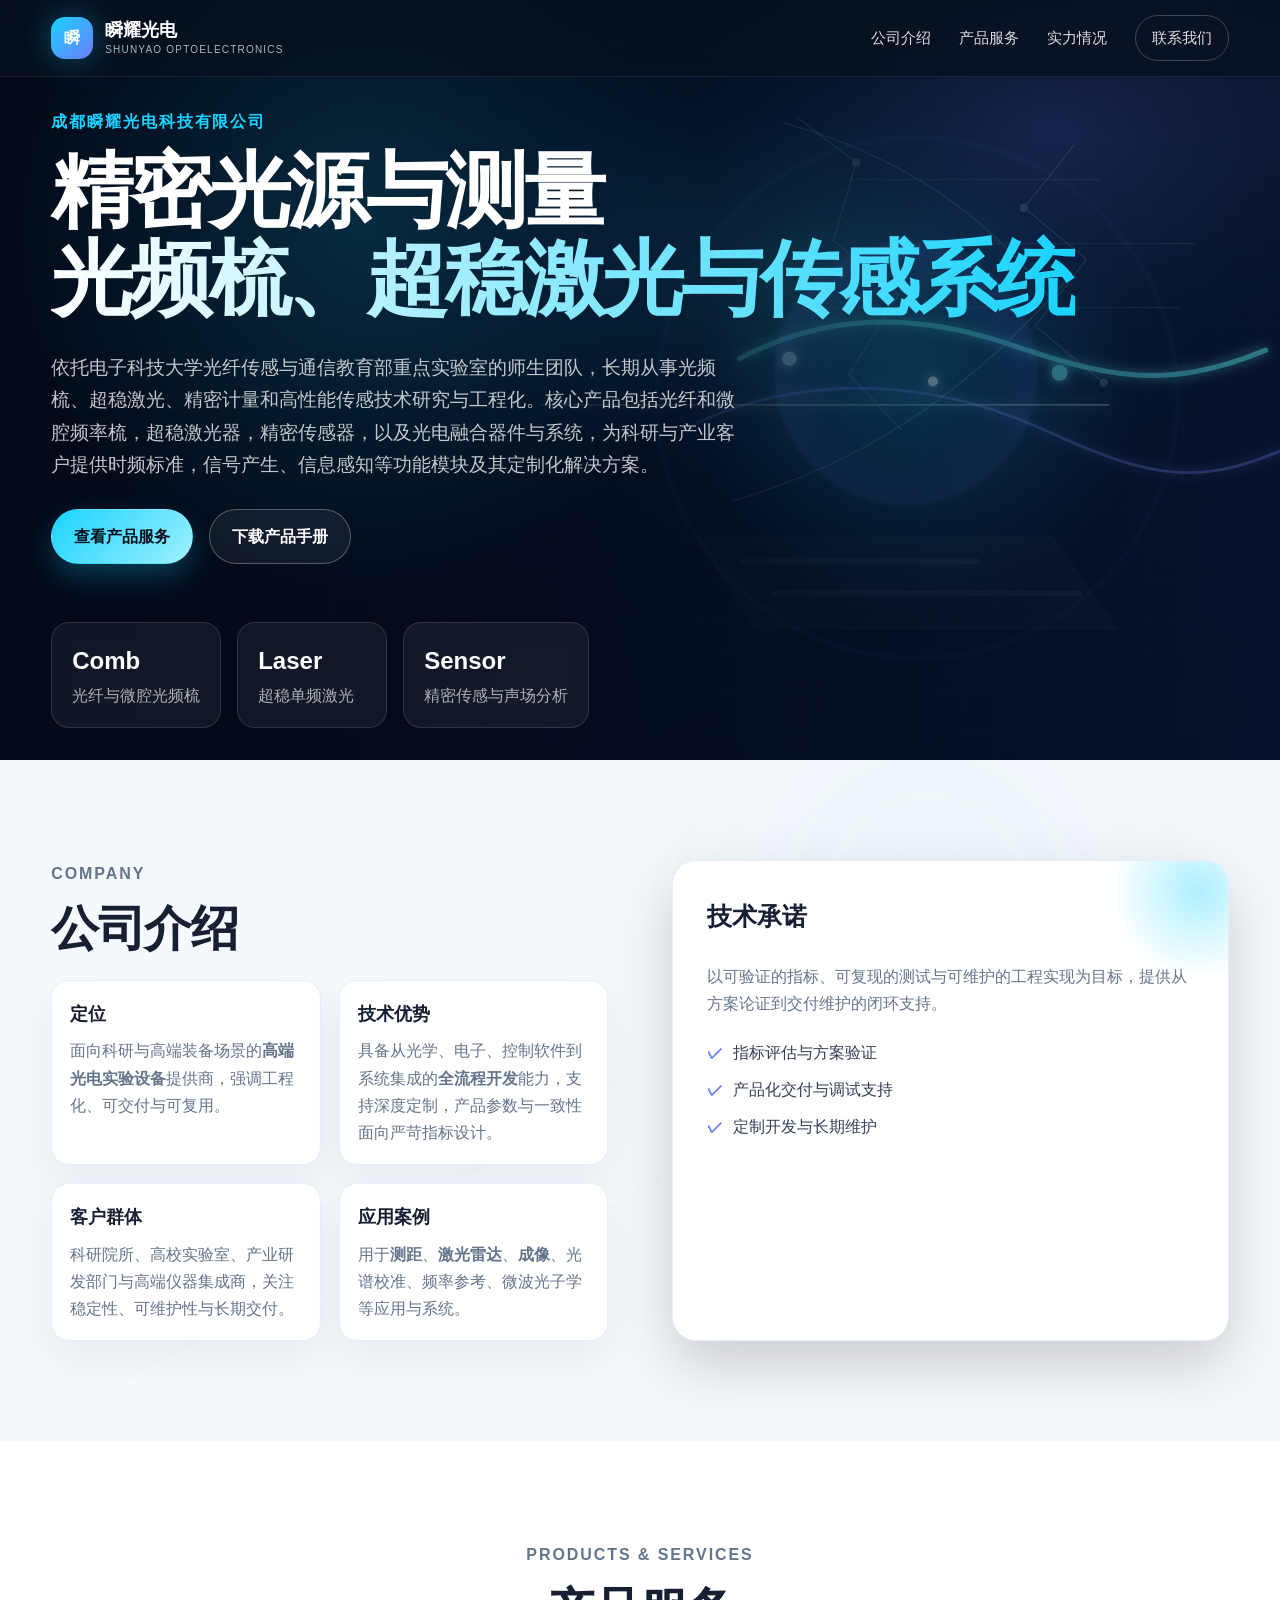
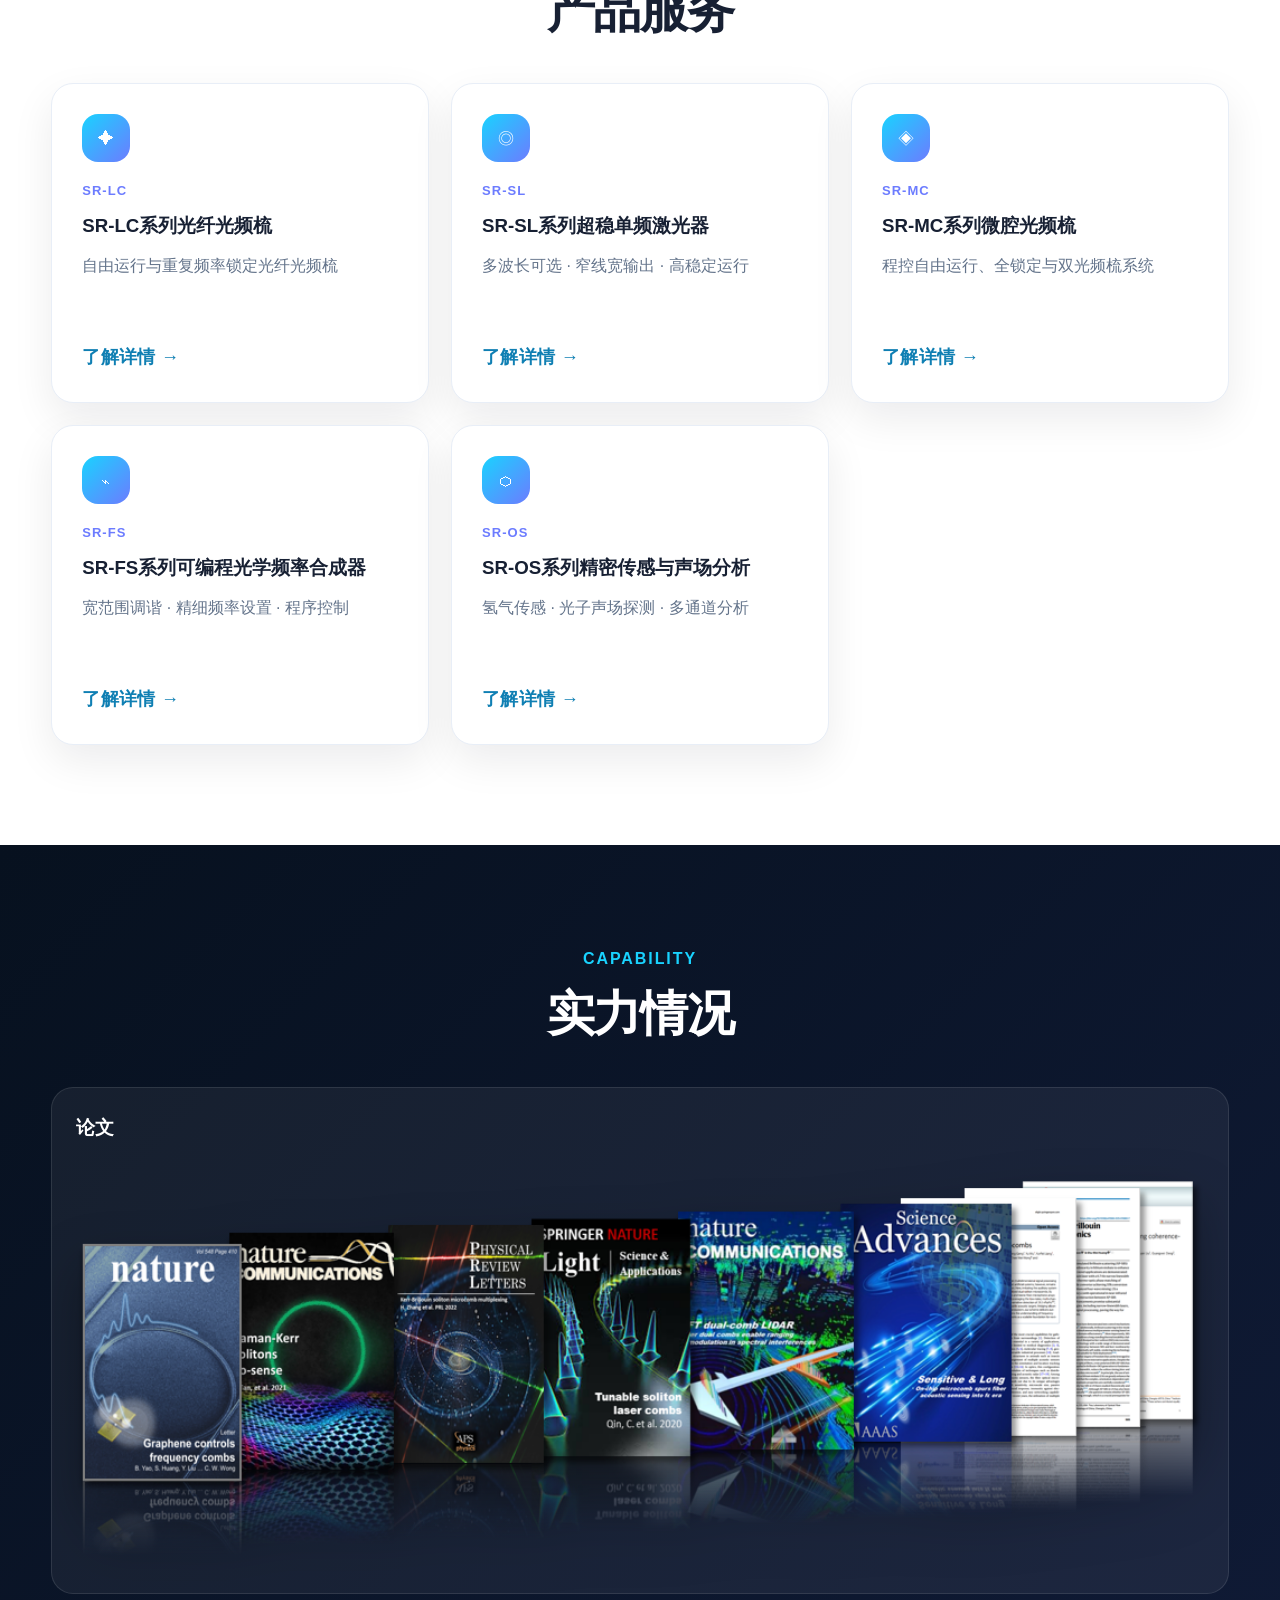
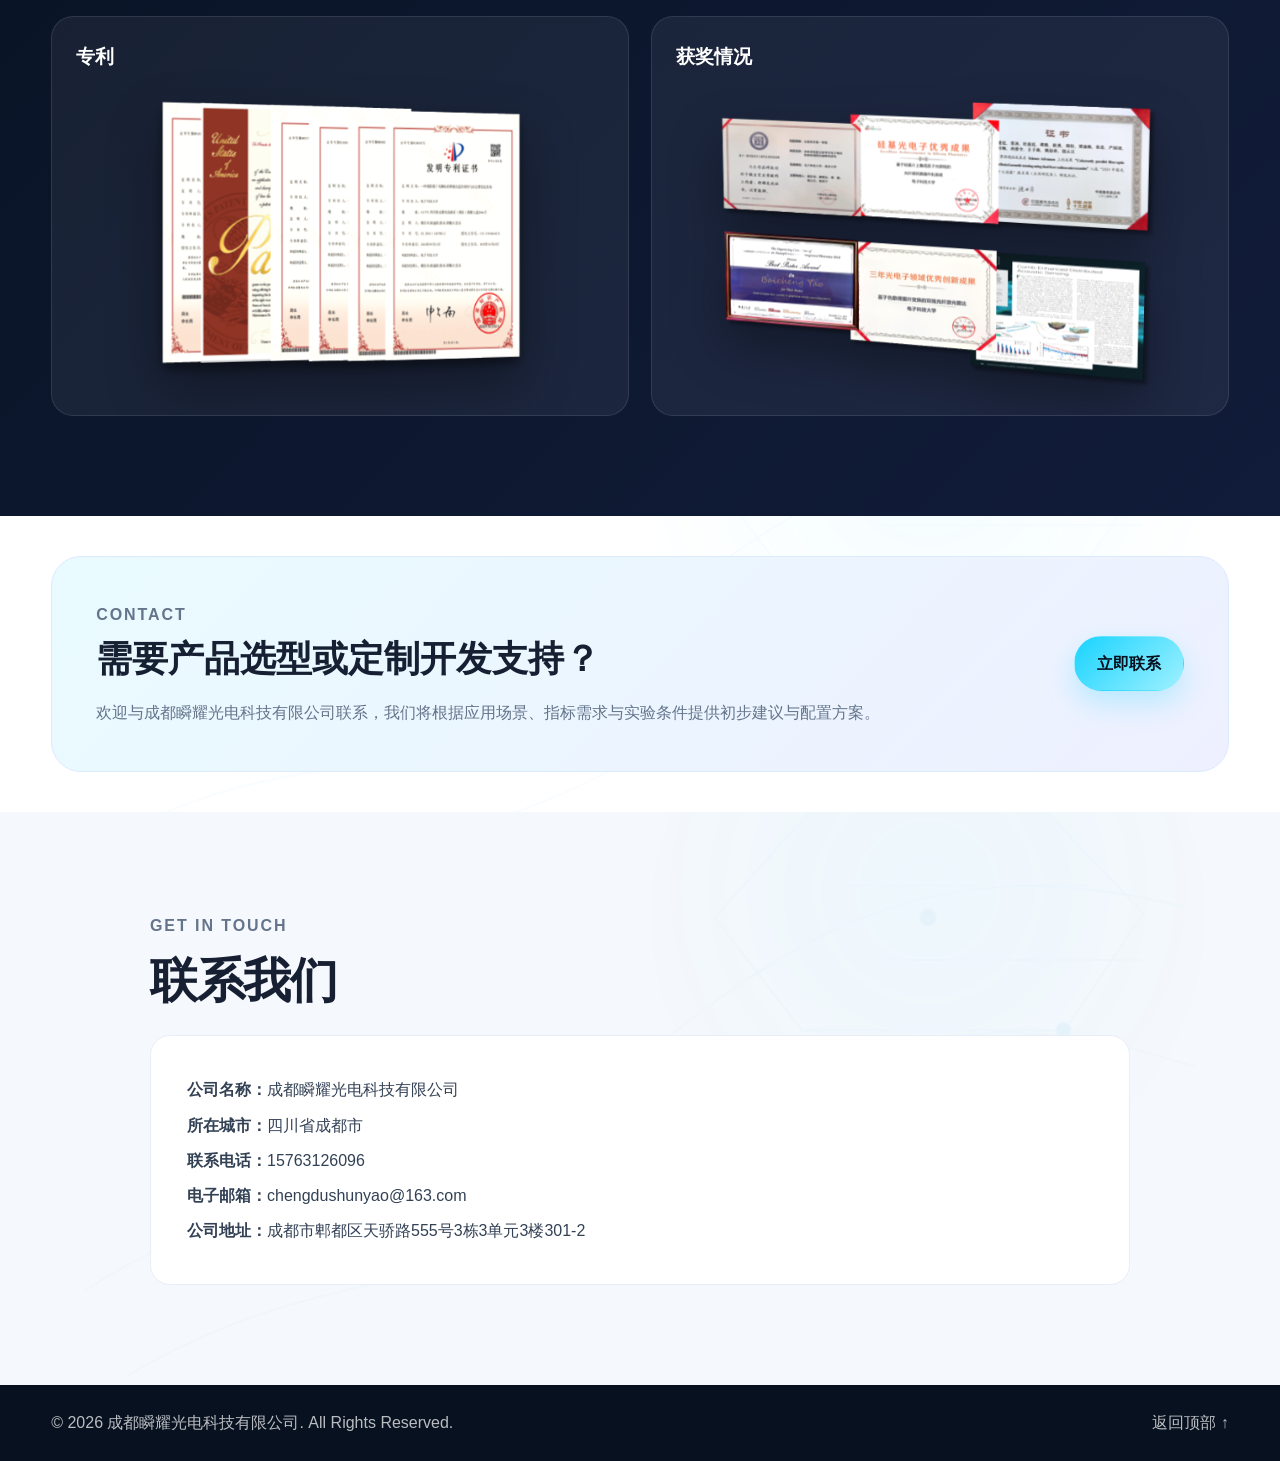
<file: index.html>
<!doctype html>
<html lang="zh-CN">
<head>
  <meta charset="utf-8" />
  <meta name="viewport" content="width=device-width, initial-scale=1" />
  <title>成都瞬耀光电科技有限公司｜精密光源与测量解决方案</title>
  <meta name="description" content="成都瞬耀光电科技有限公司依托电子科技大学光纤传感与通信教育部重点实验室的师生团队，提供光纤和微腔频率梳、超稳激光器、精密传感器及光电融合器件与系统。" />
  <link rel="preconnect" href="https://fonts.googleapis.com">
  <link rel="preconnect" href="https://fonts.gstatic.com" crossorigin>
  <link rel="stylesheet" href="styles.css" />
</head>
<body>
  <header class="site-header" id="top">
    <nav class="navbar container" aria-label="主导航">
      <a class="brand" href="#top" aria-label="成都瞬耀光电科技有限公司首页">
        <span class="brand-mark">瞬</span>
        <span class="brand-text">
          <strong>瞬耀光电</strong>
          <small>SHUNYAO OPTOELECTRONICS</small>
        </span>
      </a>
      <button class="nav-toggle" aria-label="展开菜单" aria-expanded="false">☰</button>
      <div class="nav-links">
        <a href="#about">公司介绍</a>
        <a href="#products">产品服务</a>
        <a href="#strength">实力情况</a>
        <a href="#contact" class="nav-cta">联系我们</a>
      </div>
    </nav>
  </header>

  <main>
    <section class="hero">
      <div class="hero-bg"></div>
      <div class="container hero-content">
        <p class="eyebrow">成都瞬耀光电科技有限公司</p>
        <h1>精密光源与测量<br><span>光频梳、超稳激光与传感系统</span></h1>
        <p class="hero-copy">依托电子科技大学光纤传感与通信教育部重点实验室的师生团队，长期从事光频梳、超稳激光、精密计量和高性能传感技术研究与工程化。核心产品包括光纤和微腔频率梳，超稳激光器，精密传感器，以及光电融合器件与系统，为科研与产业客户提供时频标准，信号产生、信息感知等功能模块及其定制化解决方案。</p>
        <div class="hero-actions">
          <a class="btn primary" href="#products">查看产品服务</a>
          <a class="btn ghost" href="assets/manuals/shunyao-product-catalogue.pdf" download>下载产品手册</a>
        </div>
        <div class="stats" role="list" aria-label="公司能力概览">
          <div role="listitem"><strong>Comb</strong><span>光纤与微腔光频梳</span></div>
          <div role="listitem"><strong>Laser</strong><span>超稳单频激光</span></div>
          <div role="listitem"><strong>Sensor</strong><span>精密传感与声场分析</span></div>
        </div>
      </div>
    </section>

    <section class="section about" id="about">
      <div class="container grid-2">
        <div>
          <p class="section-kicker">Company</p>
          <h2>公司介绍</h2>
          <div class="feature-list">
            <div class="feature">
              <h3>定位</h3>
              <p>面向科研与高端装备场景的<strong>高端光电实验设备</strong>提供商，强调工程化、可交付与可复用。</p>
            </div>
            <div class="feature">
              <h3>技术优势</h3>
              <p>具备从光学、电子、控制软件到系统集成的<strong>全流程开发</strong>能力，支持深度定制，产品参数与一致性面向严苛指标设计。</p>
            </div>
            <div class="feature">
              <h3>客户群体</h3>
              <p>科研院所、高校实验室、产业研发部门与高端仪器集成商，关注稳定性、可维护性与长期交付。</p>
            </div>
            <div class="feature">
              <h3>应用案例</h3>
              <p>用于<strong>测距</strong>、<strong>激光雷达</strong>、<strong>成像</strong>、光谱校准、频率参考、微波光子学等应用与系统。</p>
            </div>
          </div>
        </div>
        <div class="about-card">
          <div class="orb"></div>
          <h3>技术承诺</h3>
          <p>以可验证的指标、可复现的测试与可维护的工程实现为目标，提供从方案论证到交付维护的闭环支持。</p>
          <ul class="check-list">
            <li>指标评估与方案验证</li>
            <li>产品化交付与调试支持</li>
            <li>定制开发与长期维护</li>
          </ul>
        </div>
      </div>
    </section>

    <section class="section solutions" id="products">
      <div class="container">
        <div class="section-head">
          <p class="section-kicker">Products &amp; Services</p>
          <h2>产品服务</h2>
        </div>
        <div class="cards product-cards">
          <a class="card product-card" href="product-fiber-comb.html" aria-label="了解SR-LC系列光纤光频梳详情">
            <span class="icon">✦</span>
            <p class="product-label">SR-LC</p>
            <h3>SR-LC系列光纤光频梳</h3>
            <p>自由运行与重复频率锁定光纤光频梳</p>
            <span class="card-link">了解详情 →</span>
          </a>
          <a class="card product-card" href="product-singlefreq-ultrastable-laser.html" aria-label="了解SR-SL系列超稳单频激光器详情">
            <span class="icon">◎</span>
            <p class="product-label">SR-SL</p>
            <h3>SR-SL系列超稳单频激光器</h3>
            <p>多波长可选 · 窄线宽输出 · 高稳定运行</p>
            <span class="card-link">了解详情 →</span>
          </a>
          <a class="card product-card" href="product-programmable-microcomb.html" aria-label="了解SR-MC系列微腔光频梳详情">
            <span class="icon">◈</span>
            <p class="product-label">SR-MC</p>
            <h3>SR-MC系列微腔光频梳</h3>
            <p>程控自由运行、全锁定与双光频梳系统</p>
            <span class="card-link">了解详情 →</span>
          </a>
          <a class="card product-card" href="product-microcomb-synthesizer.html" aria-label="了解SR-FS系列可编程光学频率合成器详情">
            <span class="icon">⌁</span>
            <p class="product-label">SR-FS</p>
            <h3>SR-FS系列可编程光学频率合成器</h3>
            <p>宽范围调谐 · 精细频率设置 · 程序控制</p>
            <span class="card-link">了解详情 →</span>
          </a>
          <a class="card product-card" href="product-microcavity-sensor.html" aria-label="了解SR-OS系列精密传感与声场分析详情">
            <span class="icon">⬡</span>
            <p class="product-label">SR-OS</p>
            <h3>SR-OS系列精密传感与声场分析</h3>
            <p>氢气传感 · 光子声场探测 · 多通道分析</p>
            <span class="card-link">了解详情 →</span>
          </a>
        </div>
      </div>
    </section>

    <section class="section advantages" id="strength">
      <div class="container">
        <div class="section-head light">
          <p class="section-kicker">Capability</p>
          <h2>实力情况</h2>
        </div>
        <div class="strength-showcase">
          <article class="strength-item strength-paper">
            <h3>论文</h3>
            <img class="strength-visual wide" src="assets/strength/papers-composite.png" alt="论文成果阶梯状排布图">
          </article>
          <article class="strength-item">
            <h3>专利</h3>
            <img class="strength-visual" src="assets/strength/patents-composite.png" alt="专利叠放图">
          </article>
          <article class="strength-item">
            <h3>获奖情况</h3>
            <img class="strength-visual" src="assets/strength/awards-composite.png" alt="获奖情况图">
          </article>
        </div>
      </div>
    </section>

    <section class="cta-section">
      <div class="container cta-box">
        <div>
          <p class="section-kicker">Contact</p>
          <h2>需要产品选型或定制开发支持？</h2>
          <p>欢迎与成都瞬耀光电科技有限公司联系，我们将根据应用场景、指标需求与实验条件提供初步建议与配置方案。</p>
        </div>
        <a class="btn primary" href="#contact">立即联系</a>
      </div>
    </section>

    <section class="section contact" id="contact">
      <div class="container contact-single">
        <div>
          <p class="section-kicker">Get In Touch</p>
          <h2>联系我们</h2>
          <div class="contact-list">
            <p><strong>公司名称：</strong>成都瞬耀光电科技有限公司</p>
            <p><strong>所在城市：</strong>四川省成都市</p>
            <p><strong>联系电话：</strong>15763126096</p>
            <p><strong>电子邮箱：</strong>chengdushunyao@163.com</p>
            <p><strong>公司地址：</strong>成都市郫都区天骄路555号3栋3单元3楼301-2</p>
          </div>
        </div>
      </div>
    </section>
  </main>

  <footer class="site-footer">
    <div class="container footer-inner">
      <p>© <span id="year"></span> 成都瞬耀光电科技有限公司. All Rights Reserved.</p>
      <a href="#top">返回顶部 ↑</a>
    </div>
  </footer>

  <script src="script.js"></script>
</body>
</html>
</file>
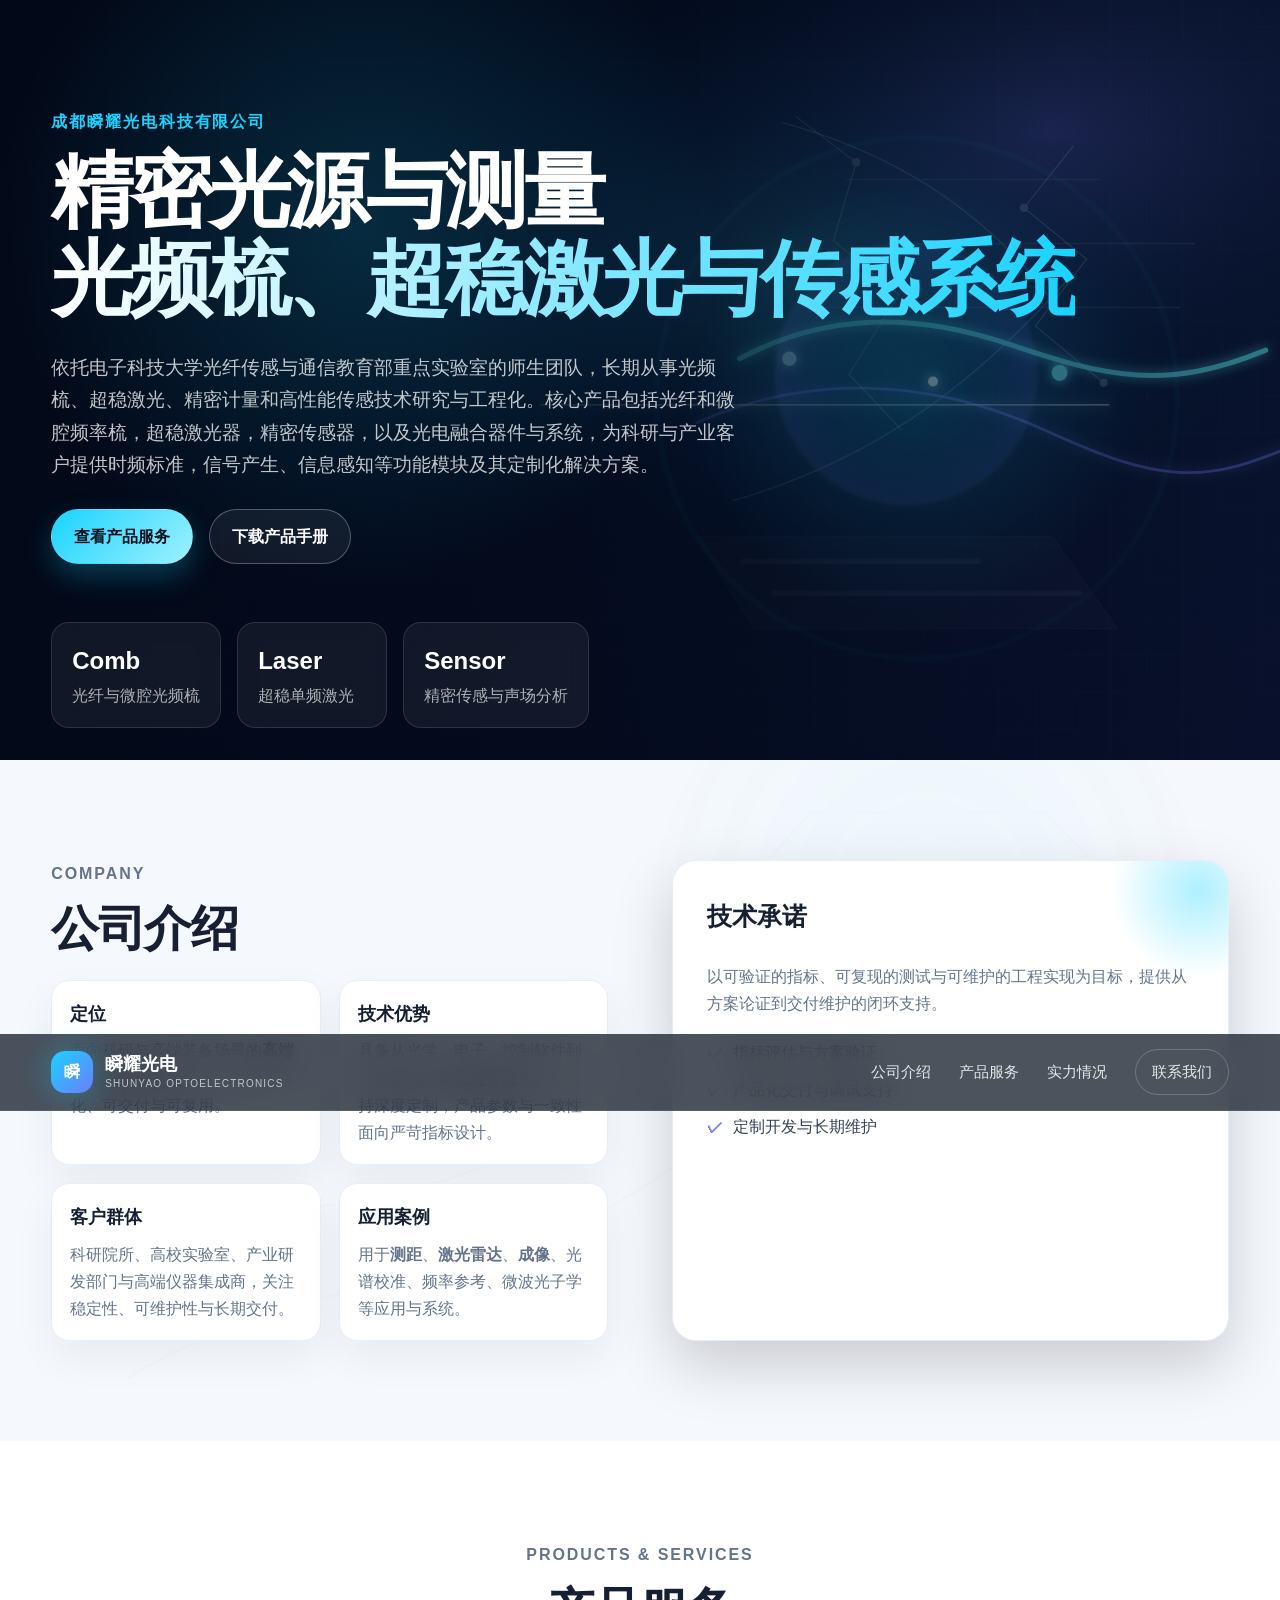
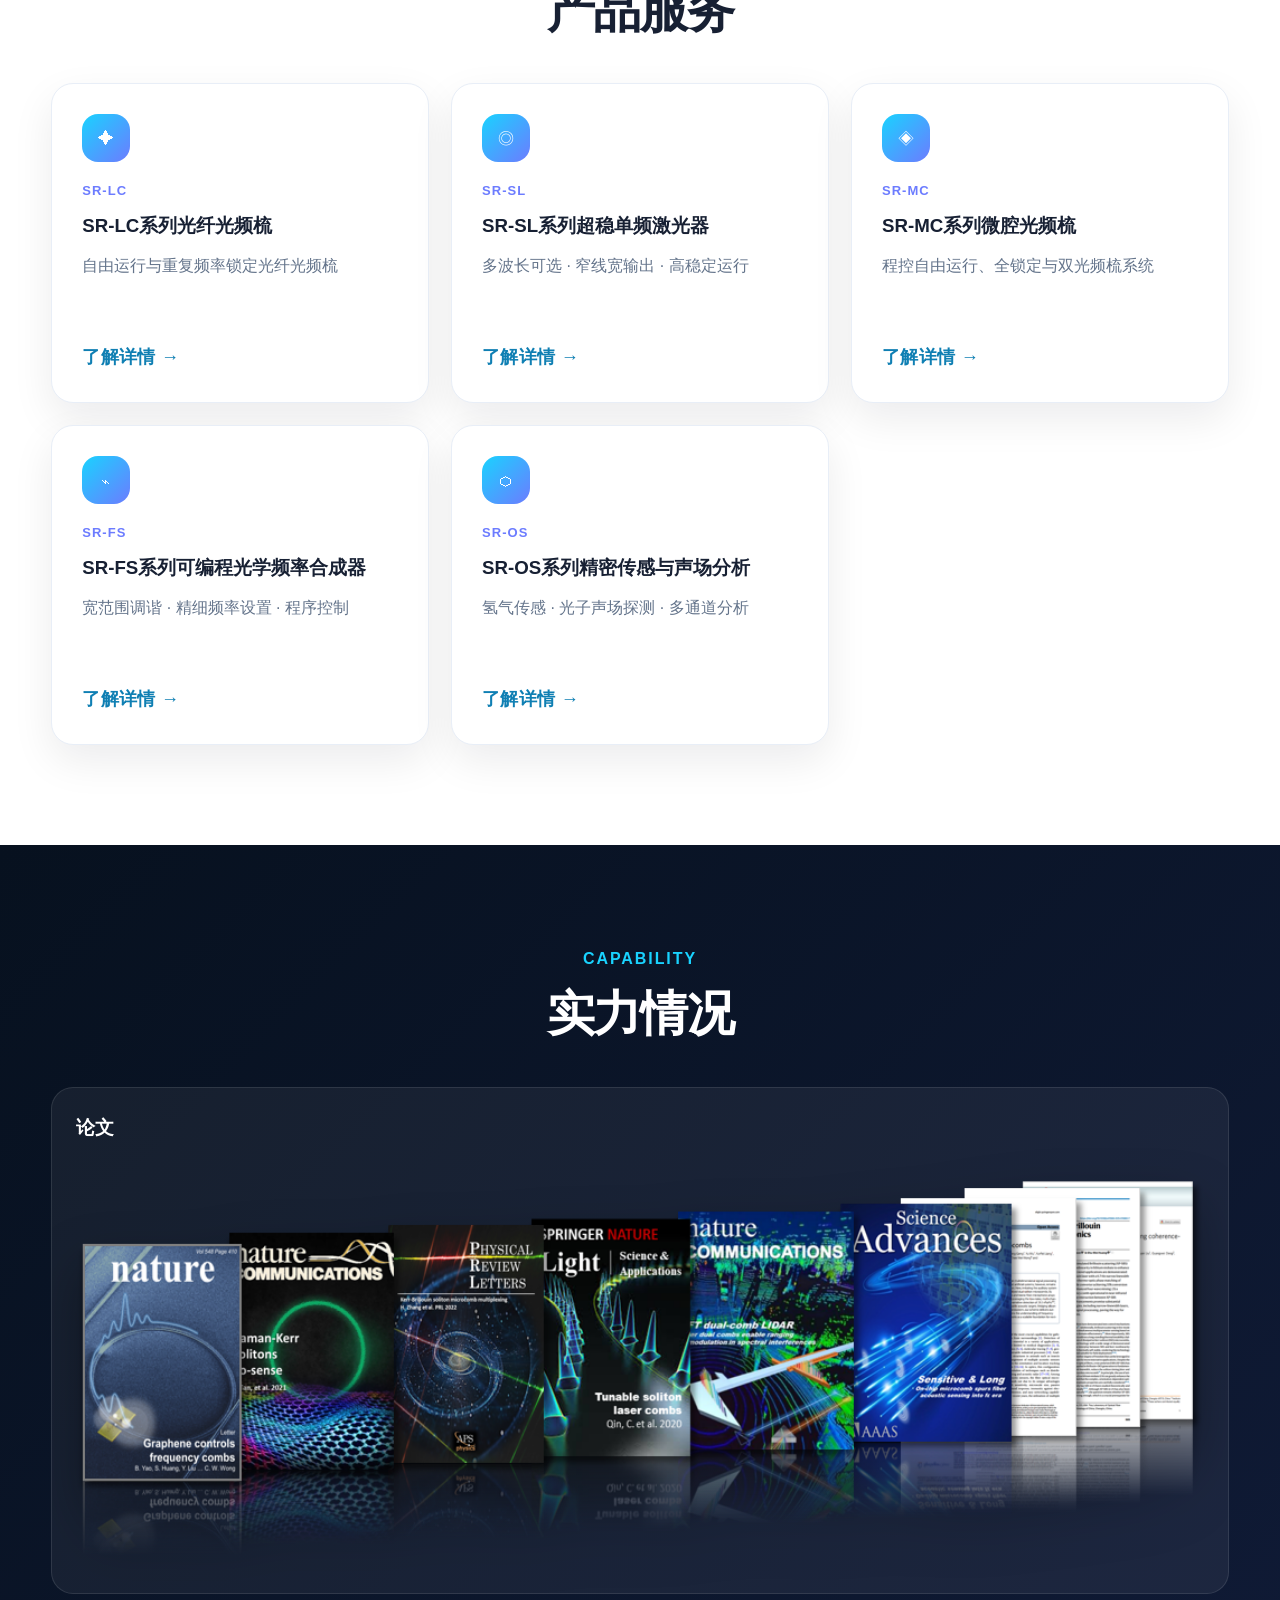
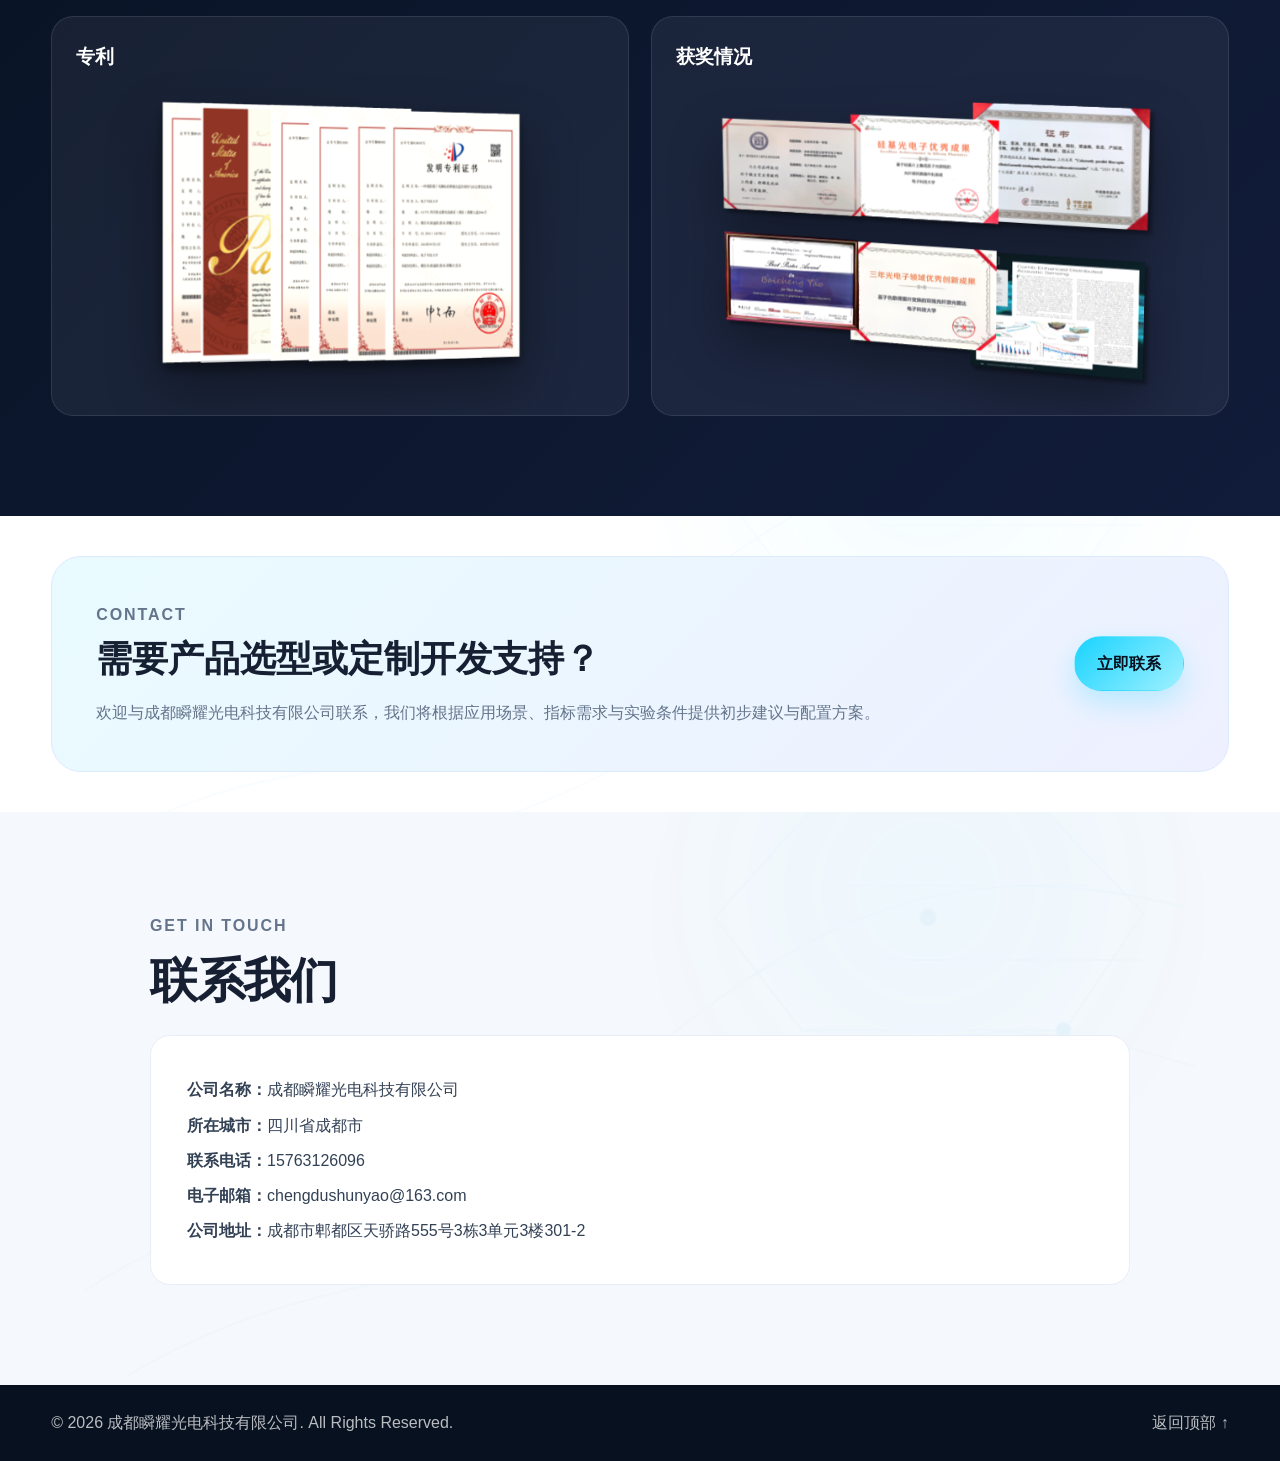
<file: product-dual-color-laser.html>
<!doctype html>
<html lang="zh-CN">
<head>
  <meta charset="utf-8" />
  <meta name="viewport" content="width=device-width, initial-scale=1" />
  <meta http-equiv="refresh" content="0; url=index.html#products" />
  <title>跳转至产品服务｜成都瞬耀光电科技有限公司</title>
  <link rel="canonical" href="index.html#products" />
</head>
<body>
  <p>页面已更新，请访问 <a href="index.html#products">新版产品服务</a>。</p>
</body>
</html>
</file>
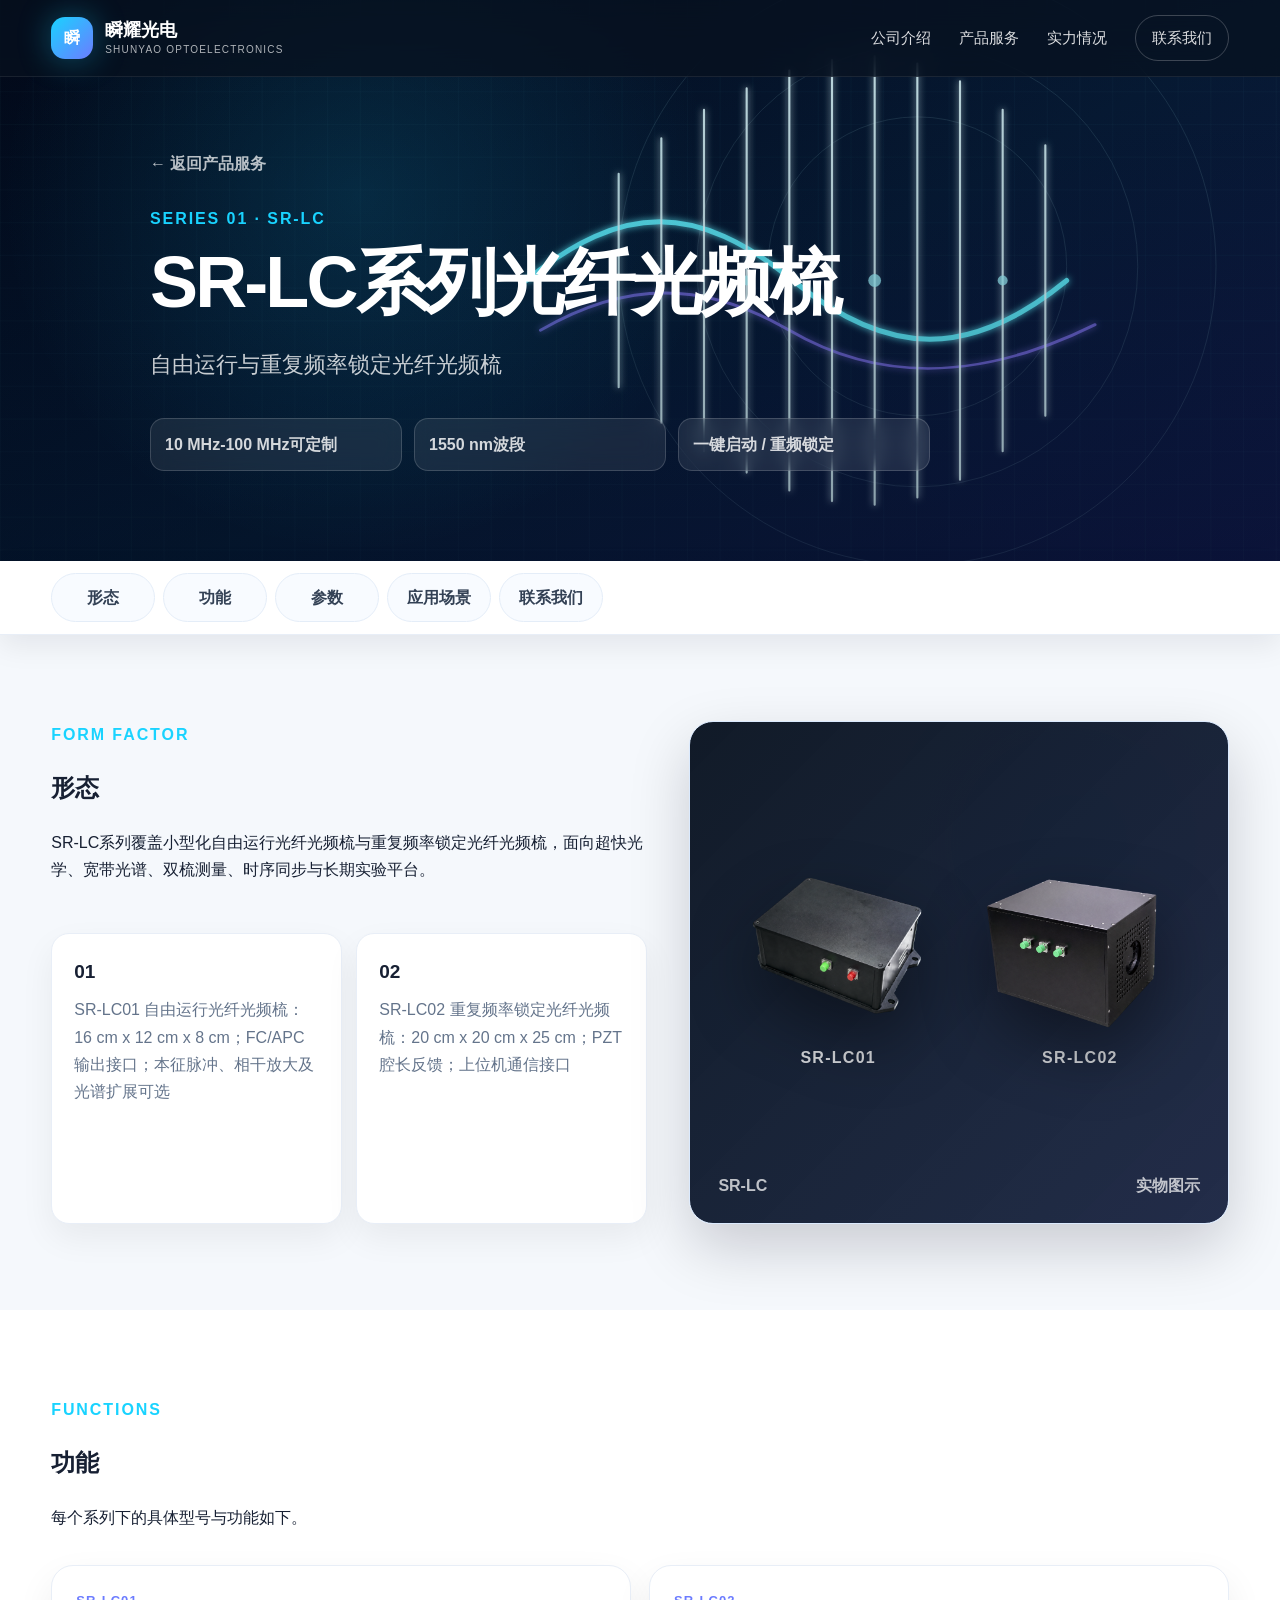
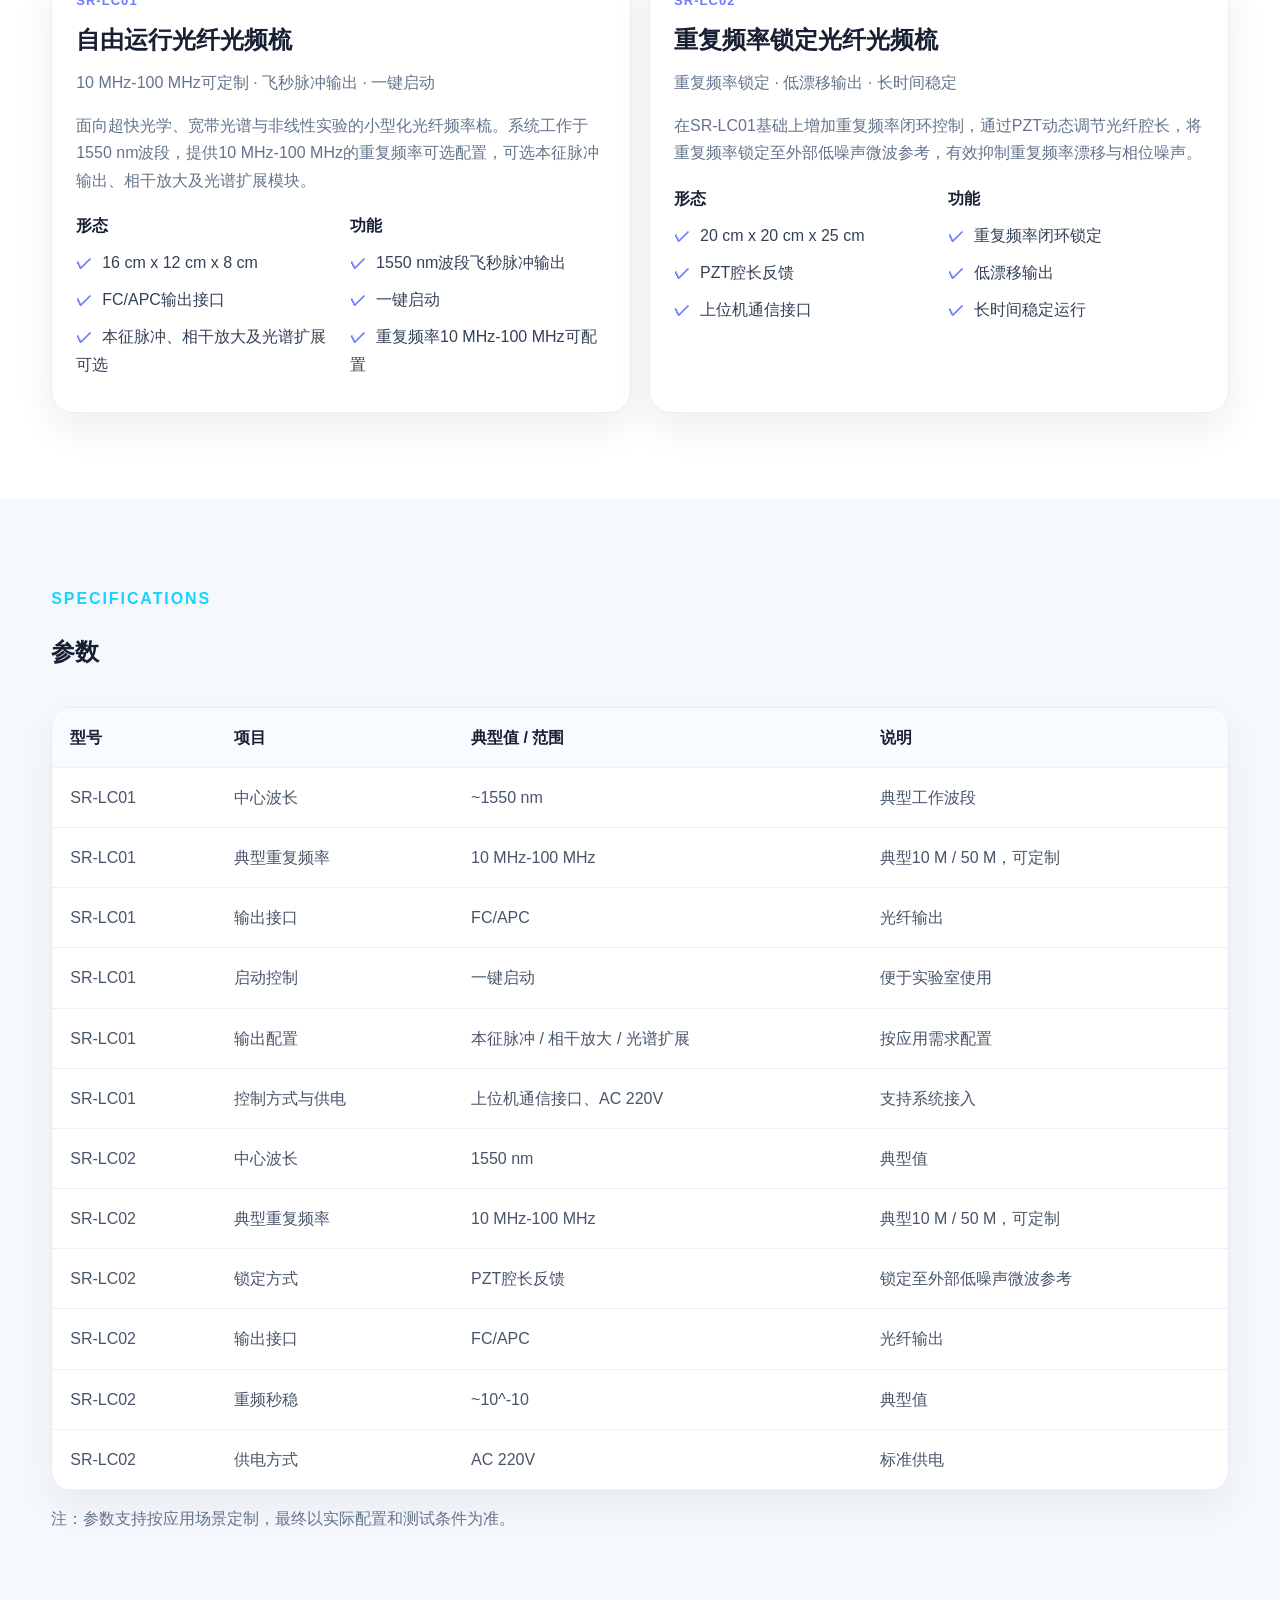
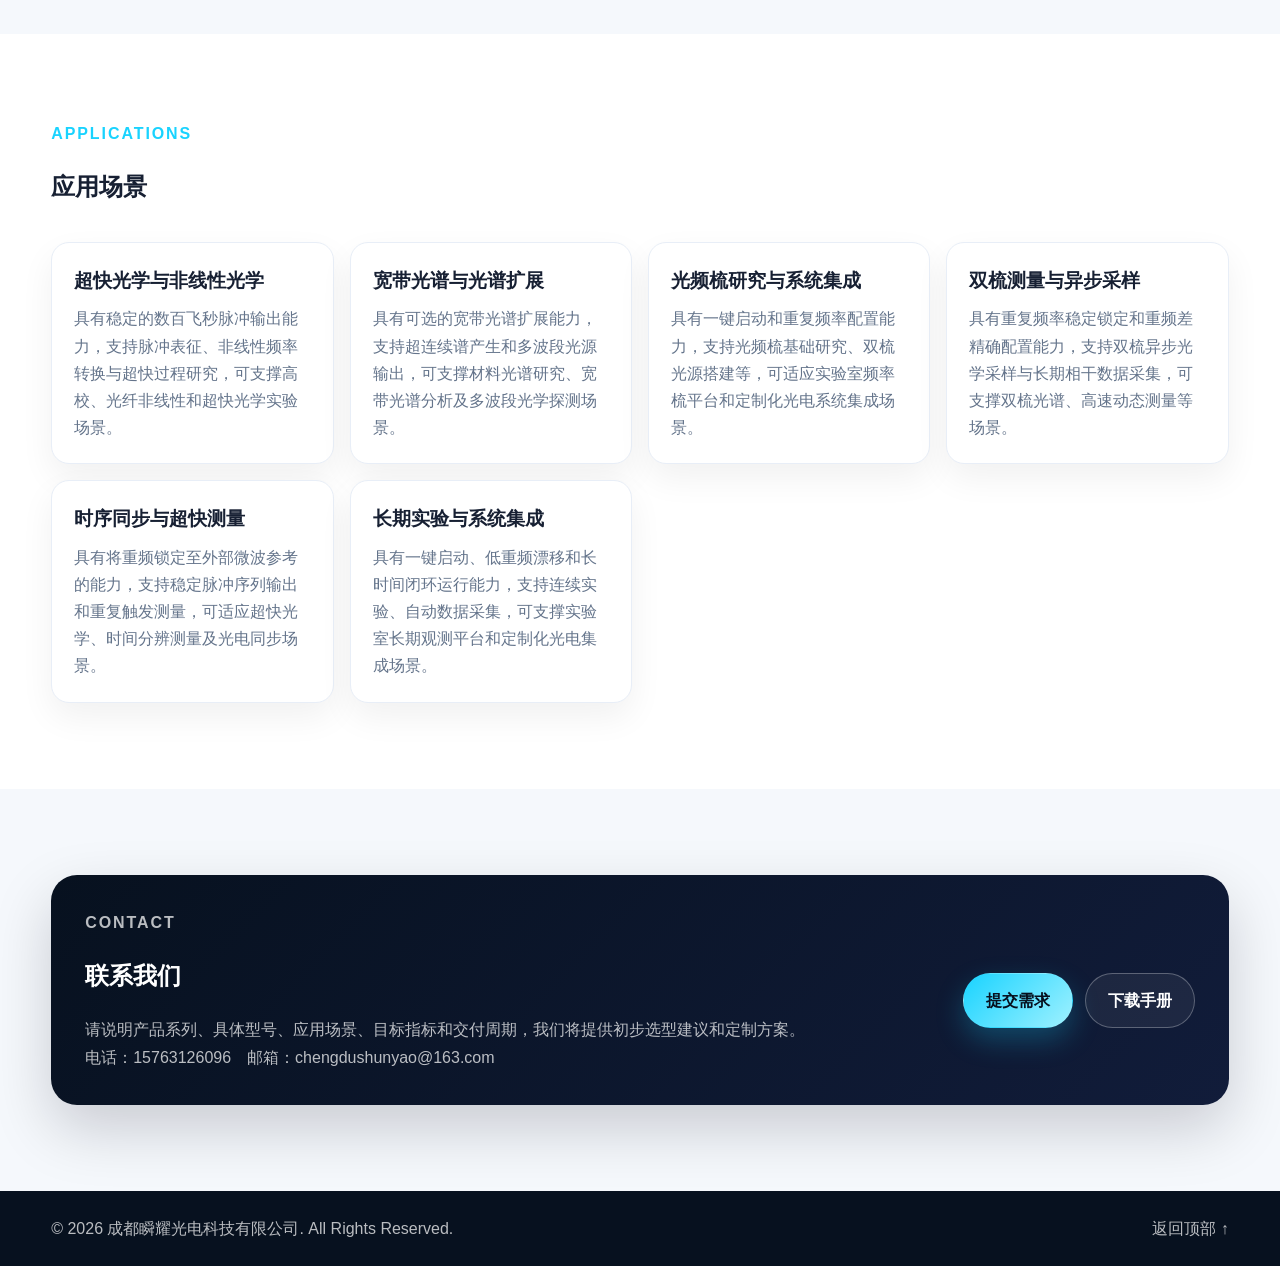
<file: product-fiber-comb.html>
<!doctype html>
<html lang="zh-CN">
<head>
  <meta charset="utf-8" />
  <meta name="viewport" content="width=device-width, initial-scale=1" />
  <title>SR-LC系列光纤光频梳｜成都瞬耀光电科技有限公司</title>
  <meta name="description" content="SR-LC系列光纤光频梳，自由运行与重复频率锁定光纤光频梳。包含形态、功能、参数、应用场景与联系咨询。" />
  <link rel="stylesheet" href="styles.css" />
</head>
<body>
  <header class="site-header" id="top">
    <nav class="navbar container" aria-label="主导航">
      <a class="brand" href="index.html#top" aria-label="成都瞬耀光电科技有限公司首页">
        <span class="brand-mark">瞬</span>
        <span class="brand-text"><strong>瞬耀光电</strong><small>SHUNYAO OPTOELECTRONICS</small></span>
      </a>
      <button class="nav-toggle" aria-label="展开菜单" aria-expanded="false">☰</button>
      <div class="nav-links">
        <a href="index.html#about">公司介绍</a>
        <a href="index.html#products">产品服务</a>
        <a href="index.html#strength">实力情况</a>
        <a href="index.html#contact" class="nav-cta">联系我们</a>
      </div>
    </nav>
  </header>

  <main>
    <section class="product-hero product-hero-comb">
      <div class="container product-hero-inner">
        <a class="back-link" href="index.html#products">← 返回产品服务</a>
        <p class="eyebrow">Series 01 · SR-LC</p>
        <h1>SR-LC系列光纤光频梳</h1>
        <p class="product-subtitle">自由运行与重复频率锁定光纤光频梳</p>
        <div class="product-hero-panel">
          <span>10 MHz-100 MHz可定制</span>
          <span>1550 nm波段</span>
          <span>一键启动 / 重频锁定</span>
        </div>
      </div>
    </section>

    <nav class="product-directory" aria-label="产品详情目录">
      <div class="container product-tabs">
        <a href="#shape">形态</a>
        <a href="#function">功能</a>
        <a href="#parameters">参数</a>
        <a href="#applications">应用场景</a>
        <a href="#inquiry">联系我们</a>
      </div>
    </nav>

    <section class="catalog-section" id="shape">
      <div class="container catalog-layout">
        <div class="shape-copy">
          <div class="section-head">
            <p class="section-kicker">Form Factor</p>
            <h2>形态</h2>
            <p>SR-LC系列覆盖小型化自由运行光纤光频梳与重复频率锁定光纤光频梳，面向超快光学、宽带光谱、双梳测量、时序同步与长期实验平台。</p>
          </div>
          <div class="catalog-card-grid series-shape-cards two">
          <div class="catalog-card"><h3>01</h3><p>SR-LC01 自由运行光纤光频梳：16 cm x 12 cm x 8 cm；FC/APC输出接口；本征脉冲、相干放大及光谱扩展可选</p></div>
          <div class="catalog-card"><h3>02</h3><p>SR-LC02 重复频率锁定光纤光频梳：20 cm x 20 cm x 25 cm；PZT腔长反馈；上位机通信接口</p></div>
          </div>
        </div>
        <div class="shape-showcase product-photo-showcase" aria-label="SR-LC系列光纤光频梳实物图">
          <div class="product-photo-pair">
            <figure>
              <img src="assets/products/sr-lc01-product.png" alt="SR-LC01自由运行光纤光频梳实物图" />
              <figcaption>SR-LC01</figcaption>
            </figure>
            <figure>
              <img src="assets/products/sr-lc02-product.png" alt="SR-LC02重复频率锁定光纤光频梳实物图" />
              <figcaption>SR-LC02</figcaption>
            </figure>
          </div>
          <div class="placeholder-caption"><span>SR-LC</span><span>实物图示</span></div>
        </div>
      </div>
    </section>

    <section class="catalog-section" id="function">
      <div class="container">
        <div class="section-head">
          <p class="section-kicker">Functions</p>
          <h2>功能</h2>
          <p>每个系列下的具体型号与功能如下。</p>
        </div>
        <div class="series-product-grid">
        <article class="series-product-card" id="sr-lc01">
          <div class="series-product-head">
            <p class="product-label">SR-LC01</p>
            <h3>自由运行光纤光频梳</h3>
            <p>10 MHz-100 MHz可定制 · 飞秒脉冲输出 · 一键启动</p>
          </div>
          <p>面向超快光学、宽带光谱与非线性实验的小型化光纤频率梳。系统工作于1550 nm波段，提供10 MHz-100 MHz的重复频率可选配置，可选本征脉冲输出、相干放大及光谱扩展模块。</p>
          <div class="series-columns">
            <div>
              <h4>形态</h4>
              <ul class="check-list"><li>16 cm x 12 cm x 8 cm</li><li>FC/APC输出接口</li><li>本征脉冲、相干放大及光谱扩展可选</li></ul>
            </div>
            <div>
              <h4>功能</h4>
              <ul class="check-list"><li>1550 nm波段飞秒脉冲输出</li><li>一键启动</li><li>重复频率10 MHz-100 MHz可配置</li></ul>
            </div>
          </div>
        </article>
        <article class="series-product-card" id="sr-lc02">
          <div class="series-product-head">
            <p class="product-label">SR-LC02</p>
            <h3>重复频率锁定光纤光频梳</h3>
            <p>重复频率锁定 · 低漂移输出 · 长时间稳定</p>
          </div>
          <p>在SR-LC01基础上增加重复频率闭环控制，通过PZT动态调节光纤腔长，将重复频率锁定至外部低噪声微波参考，有效抑制重复频率漂移与相位噪声。</p>
          <div class="series-columns">
            <div>
              <h4>形态</h4>
              <ul class="check-list"><li>20 cm x 20 cm x 25 cm</li><li>PZT腔长反馈</li><li>上位机通信接口</li></ul>
            </div>
            <div>
              <h4>功能</h4>
              <ul class="check-list"><li>重复频率闭环锁定</li><li>低漂移输出</li><li>长时间稳定运行</li></ul>
            </div>
          </div>
        </article>
        </div>
      </div>
    </section>

    <section class="catalog-section" id="parameters">
      <div class="container">
        <div class="section-head">
          <p class="section-kicker">Specifications</p>
          <h2>参数</h2>
        </div>
        <div class="param-table-wrap">
          <table class="param-table">
            <thead><tr><th>型号</th><th>项目</th><th>典型值 / 范围</th><th>说明</th></tr></thead>
            <tbody>
              <tr><td>SR-LC01</td><td>中心波长</td><td>~1550 nm</td><td>典型工作波段</td></tr>
              <tr><td>SR-LC01</td><td>典型重复频率</td><td>10 MHz-100 MHz</td><td>典型10 M / 50 M，可定制</td></tr>
              <tr><td>SR-LC01</td><td>输出接口</td><td>FC/APC</td><td>光纤输出</td></tr>
              <tr><td>SR-LC01</td><td>启动控制</td><td>一键启动</td><td>便于实验室使用</td></tr>
              <tr><td>SR-LC01</td><td>输出配置</td><td>本征脉冲 / 相干放大 / 光谱扩展</td><td>按应用需求配置</td></tr>
              <tr><td>SR-LC01</td><td>控制方式与供电</td><td>上位机通信接口、AC 220V</td><td>支持系统接入</td></tr>
              <tr><td>SR-LC02</td><td>中心波长</td><td>1550 nm</td><td>典型值</td></tr>
              <tr><td>SR-LC02</td><td>典型重复频率</td><td>10 MHz-100 MHz</td><td>典型10 M / 50 M，可定制</td></tr>
              <tr><td>SR-LC02</td><td>锁定方式</td><td>PZT腔长反馈</td><td>锁定至外部低噪声微波参考</td></tr>
              <tr><td>SR-LC02</td><td>输出接口</td><td>FC/APC</td><td>光纤输出</td></tr>
              <tr><td>SR-LC02</td><td>重频秒稳</td><td>~10^-10</td><td>典型值</td></tr>
              <tr><td>SR-LC02</td><td>供电方式</td><td>AC 220V</td><td>标准供电</td></tr>
            </tbody>
          </table>
        </div>
        <p class="param-note">注：参数支持按应用场景定制，最终以实际配置和测试条件为准。</p>
      </div>
    </section>

    <section class="catalog-section" id="applications">
      <div class="container">
        <div class="section-head">
          <p class="section-kicker">Applications</p>
          <h2>应用场景</h2>
        </div>
        <div class="application-grid">
          <div class="catalog-card"><h3>超快光学与非线性光学</h3><p>具有稳定的数百飞秒脉冲输出能力，支持脉冲表征、非线性频率转换与超快过程研究，可支撑高校、光纤非线性和超快光学实验场景。</p></div>
          <div class="catalog-card"><h3>宽带光谱与光谱扩展</h3><p>具有可选的宽带光谱扩展能力，支持超连续谱产生和多波段光源输出，可支撑材料光谱研究、宽带光谱分析及多波段光学探测场景。</p></div>
          <div class="catalog-card"><h3>光频梳研究与系统集成</h3><p>具有一键启动和重复频率配置能力，支持光频梳基础研究、双梳光源搭建等，可适应实验室频率梳平台和定制化光电系统集成场景。</p></div>
          <div class="catalog-card"><h3>双梳测量与异步采样</h3><p>具有重复频率稳定锁定和重频差精确配置能力，支持双梳异步光学采样与长期相干数据采集，可支撑双梳光谱、高速动态测量等场景。</p></div>
          <div class="catalog-card"><h3>时序同步与超快测量</h3><p>具有将重频锁定至外部微波参考的能力，支持稳定脉冲序列输出和重复触发测量，可适应超快光学、时间分辨测量及光电同步场景。</p></div>
          <div class="catalog-card"><h3>长期实验与系统集成</h3><p>具有一键启动、低重频漂移和长时间闭环运行能力，支持连续实验、自动数据采集，可支撑实验室长期观测平台和定制化光电集成场景。</p></div>
        </div>
      </div>
    </section>

    <section class="catalog-section" id="inquiry">
      <div class="container">
        <div class="contact-panel">
          <div>
            <p class="section-kicker">Contact</p>
            <h2>联系我们</h2>
            <p>请说明产品系列、具体型号、应用场景、目标指标和交付周期，我们将提供初步选型建议和定制方案。</p>
            <p>电话：15763126096　邮箱：chengdushunyao@163.com</p>
          </div>
          <div class="download-row">
            <a class="btn primary" href="index.html#contact">提交需求</a>
            <a class="btn ghost" href="assets/manuals/shunyao-product-catalogue.pdf" download>下载手册</a>
          </div>
        </div>
      </div>
    </section>
  </main>

  <footer class="site-footer">
    <div class="container footer-inner">
      <p>© <span id="year"></span> 成都瞬耀光电科技有限公司. All Rights Reserved.</p>
      <a href="#top">返回顶部 ↑</a>
    </div>
  </footer>
  <script src="script.js"></script>
</body>
</html>
</file>
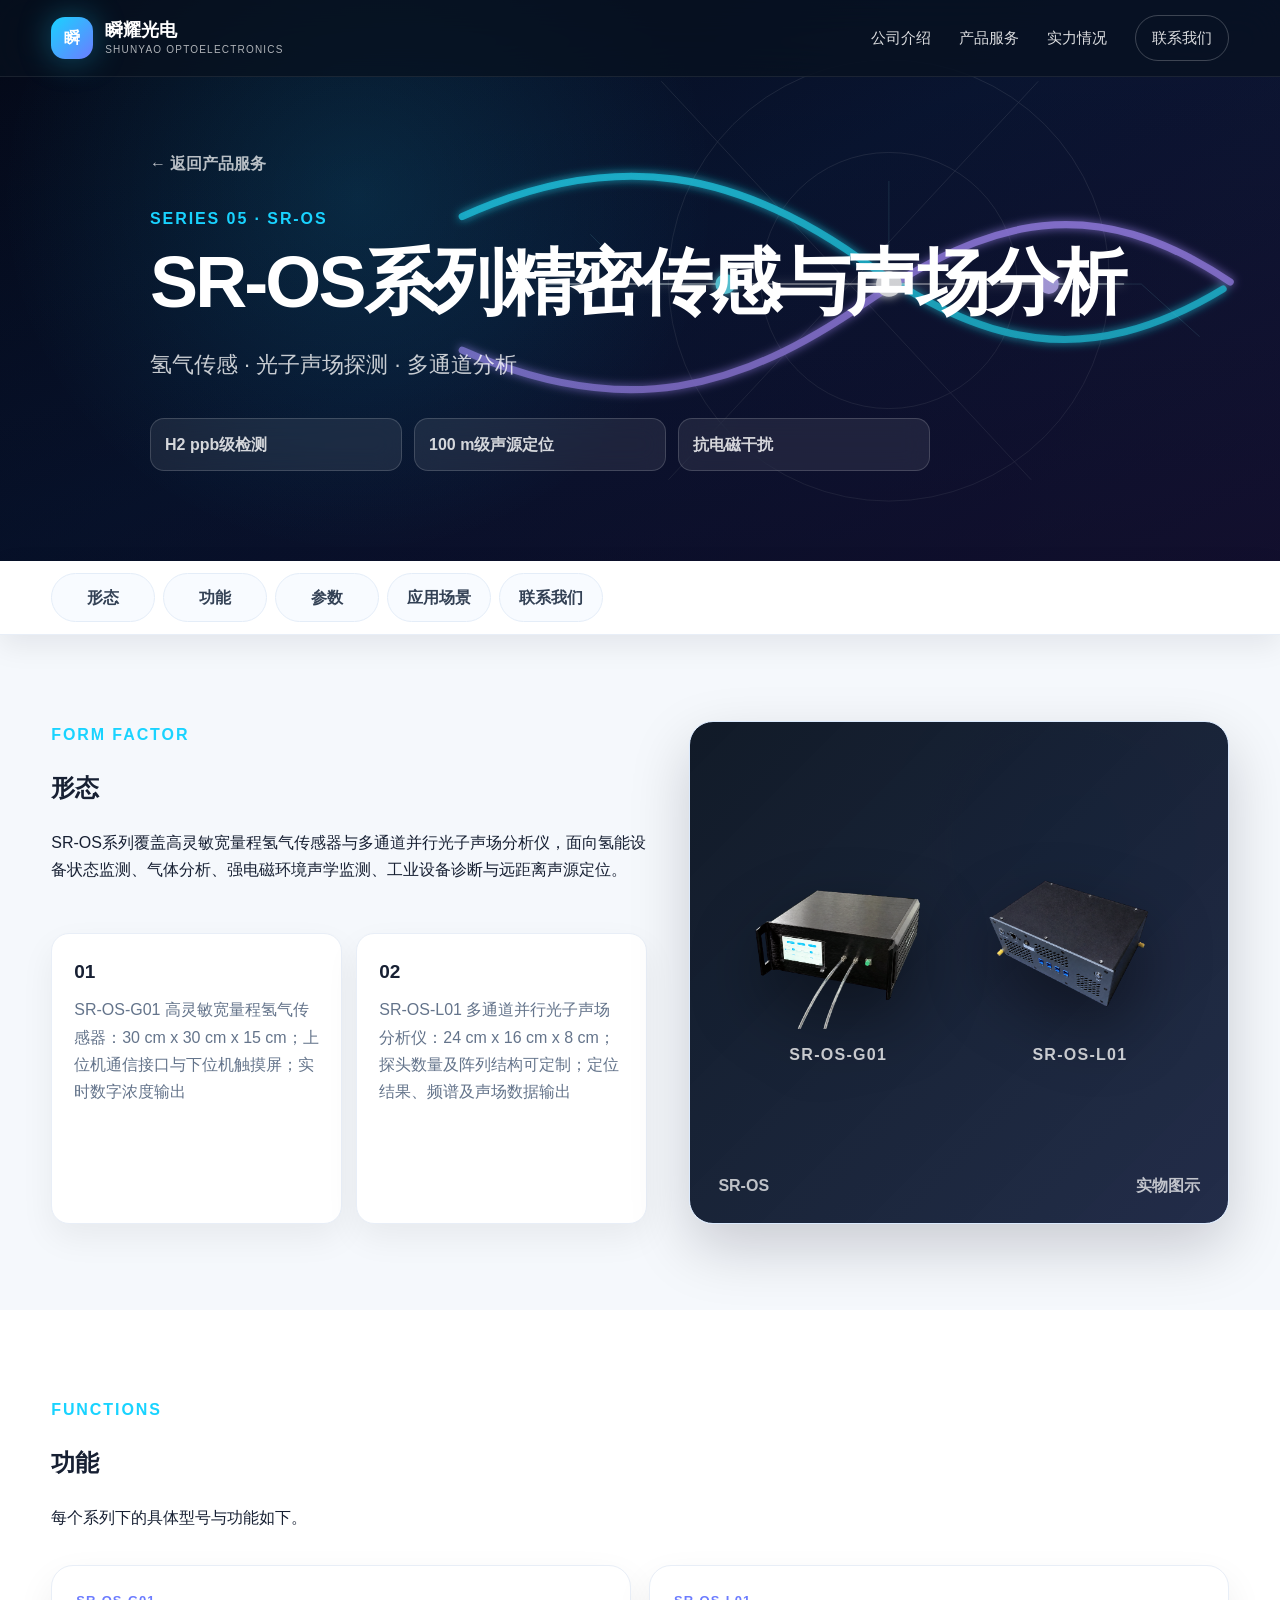
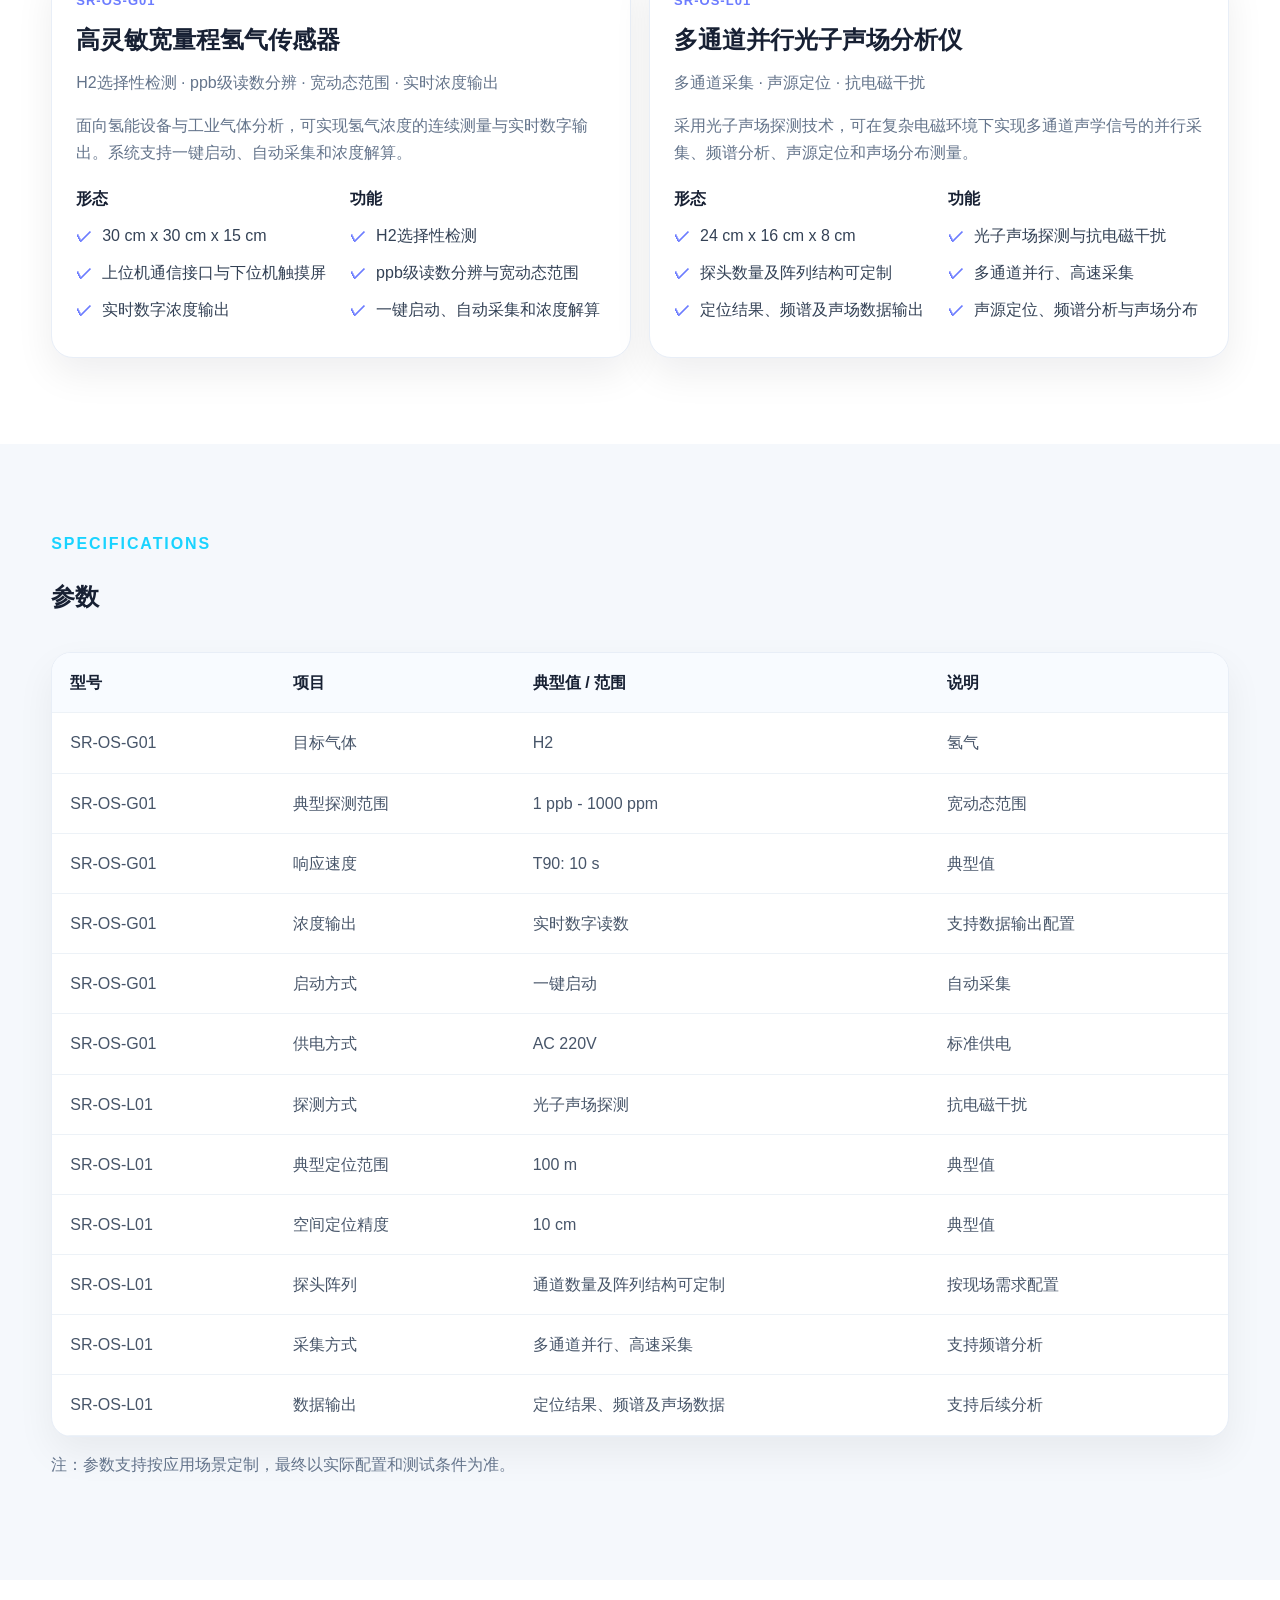
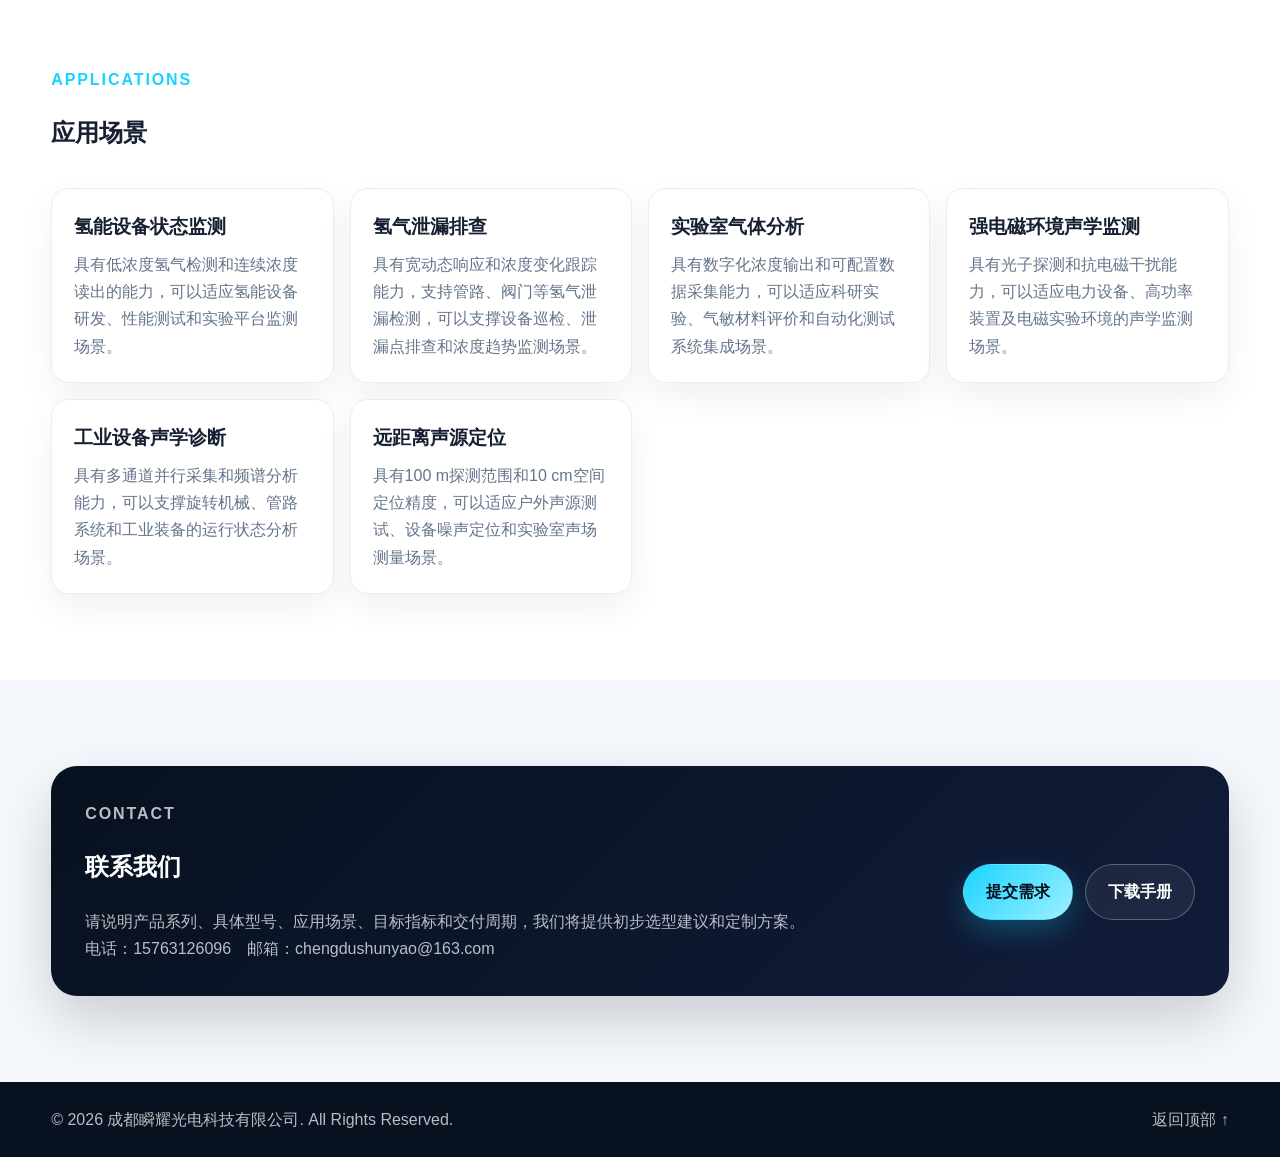
<file: product-microcavity-sensor.html>
﻿<!doctype html>
<html lang="zh-CN">
<head>
  <meta charset="utf-8" />
  <meta name="viewport" content="width=device-width, initial-scale=1" />
  <title>SR-OS系列精密传感与声场分析｜成都瞬耀光电科技有限公司</title>
  <meta name="description" content="SR-OS系列精密传感与声场分析，氢气传感 · 光子声场探测 · 多通道分析。包含形态、功能、参数、应用场景与联系咨询。" />
  <link rel="stylesheet" href="styles.css" />
</head>
<body>
  <header class="site-header" id="top">
    <nav class="navbar container" aria-label="主导航">
      <a class="brand" href="index.html#top" aria-label="成都瞬耀光电科技有限公司首页">
        <span class="brand-mark">瞬</span>
        <span class="brand-text"><strong>瞬耀光电</strong><small>SHUNYAO OPTOELECTRONICS</small></span>
      </a>
      <button class="nav-toggle" aria-label="展开菜单" aria-expanded="false">☰</button>
      <div class="nav-links">
        <a href="index.html#about">公司介绍</a>
        <a href="index.html#products">产品服务</a>
        <a href="index.html#strength">实力情况</a>
        <a href="index.html#contact" class="nav-cta">联系我们</a>
      </div>
    </nav>
  </header>

  <main>
    <section class="product-hero product-hero-dual">
      <div class="container product-hero-inner">
        <a class="back-link" href="index.html#products">← 返回产品服务</a>
        <p class="eyebrow">Series 05 · SR-OS</p>
        <h1>SR-OS系列精密传感与声场分析</h1>
        <p class="product-subtitle">氢气传感 · 光子声场探测 · 多通道分析</p>
        <div class="product-hero-panel">
          <span>H2 ppb级检测</span>
          <span>100 m级声源定位</span>
          <span>抗电磁干扰</span>
        </div>
      </div>
    </section>

    <nav class="product-directory" aria-label="产品详情目录">
      <div class="container product-tabs">
        <a href="#shape">形态</a>
        <a href="#function">功能</a>
        <a href="#parameters">参数</a>
        <a href="#applications">应用场景</a>
        <a href="#inquiry">联系我们</a>
      </div>
    </nav>

    <section class="catalog-section" id="shape">
      <div class="container catalog-layout">
        <div class="shape-copy">
          <div class="section-head">
            <p class="section-kicker">Form Factor</p>
            <h2>形态</h2>
            <p>SR-OS系列覆盖高灵敏宽量程氢气传感器与多通道并行光子声场分析仪，面向氢能设备状态监测、气体分析、强电磁环境声学监测、工业设备诊断与远距离声源定位。</p>
          </div>
          <div class="catalog-card-grid series-shape-cards two">
          <div class="catalog-card"><h3>01</h3><p>SR-OS-G01 高灵敏宽量程氢气传感器：30 cm x 30 cm x 15 cm；上位机通信接口与下位机触摸屏；实时数字浓度输出</p></div>
          <div class="catalog-card"><h3>02</h3><p>SR-OS-L01 多通道并行光子声场分析仪：24 cm x 16 cm x 8 cm；探头数量及阵列结构可定制；定位结果、频谱及声场数据输出</p></div>
          </div>
        </div>
        <div class="shape-showcase product-photo-showcase" aria-label="SR-OS系列精密传感与声场分析实物图">
          <div class="product-photo-pair">
            <figure>
              <img src="assets/products/sr-os-g01-product.png" alt="SR-OS-G01高灵敏宽量程氢气传感器实物图" />
              <figcaption>SR-OS-G01</figcaption>
            </figure>
            <figure>
              <img src="assets/products/sr-os-l01-product.png" alt="SR-OS-L01多通道并行光子声场分析仪实物图" />
              <figcaption>SR-OS-L01</figcaption>
            </figure>
          </div>
          <div class="placeholder-caption"><span>SR-OS</span><span>实物图示</span></div>
        </div>
      </div>
    </section>

    <section class="catalog-section" id="function">
      <div class="container">
        <div class="section-head">
          <p class="section-kicker">Functions</p>
          <h2>功能</h2>
          <p>每个系列下的具体型号与功能如下。</p>
        </div>
        <div class="series-product-grid">
        <article class="series-product-card" id="sr-os-g01">
          <div class="series-product-head">
            <p class="product-label">SR-OS-G01</p>
            <h3>高灵敏宽量程氢气传感器</h3>
            <p>H2选择性检测 · ppb级读数分辨 · 宽动态范围 · 实时浓度输出</p>
          </div>
          <p>面向氢能设备与工业气体分析，可实现氢气浓度的连续测量与实时数字输出。系统支持一键启动、自动采集和浓度解算。</p>
          <div class="series-columns">
            <div>
              <h4>形态</h4>
              <ul class="check-list"><li>30 cm x 30 cm x 15 cm</li><li>上位机通信接口与下位机触摸屏</li><li>实时数字浓度输出</li></ul>
            </div>
            <div>
              <h4>功能</h4>
              <ul class="check-list"><li>H2选择性检测</li><li>ppb级读数分辨与宽动态范围</li><li>一键启动、自动采集和浓度解算</li></ul>
            </div>
          </div>
        </article>
        <article class="series-product-card" id="sr-os-l01">
          <div class="series-product-head">
            <p class="product-label">SR-OS-L01</p>
            <h3>多通道并行光子声场分析仪</h3>
            <p>多通道采集 · 声源定位 · 抗电磁干扰</p>
          </div>
          <p>采用光子声场探测技术，可在复杂电磁环境下实现多通道声学信号的并行采集、频谱分析、声源定位和声场分布测量。</p>
          <div class="series-columns">
            <div>
              <h4>形态</h4>
              <ul class="check-list"><li>24 cm x 16 cm x 8 cm</li><li>探头数量及阵列结构可定制</li><li>定位结果、频谱及声场数据输出</li></ul>
            </div>
            <div>
              <h4>功能</h4>
              <ul class="check-list"><li>光子声场探测与抗电磁干扰</li><li>多通道并行、高速采集</li><li>声源定位、频谱分析与声场分布</li></ul>
            </div>
          </div>
        </article>
        </div>
      </div>
    </section>

    <section class="catalog-section" id="parameters">
      <div class="container">
        <div class="section-head">
          <p class="section-kicker">Specifications</p>
          <h2>参数</h2>
        </div>
        <div class="param-table-wrap">
          <table class="param-table">
            <thead><tr><th>型号</th><th>项目</th><th>典型值 / 范围</th><th>说明</th></tr></thead>
            <tbody>
              <tr><td>SR-OS-G01</td><td>目标气体</td><td>H2</td><td>氢气</td></tr>
              <tr><td>SR-OS-G01</td><td>典型探测范围</td><td>1 ppb - 1000 ppm</td><td>宽动态范围</td></tr>
              <tr><td>SR-OS-G01</td><td>响应速度</td><td>T90: 10 s</td><td>典型值</td></tr>
              <tr><td>SR-OS-G01</td><td>浓度输出</td><td>实时数字读数</td><td>支持数据输出配置</td></tr>
              <tr><td>SR-OS-G01</td><td>启动方式</td><td>一键启动</td><td>自动采集</td></tr>
              <tr><td>SR-OS-G01</td><td>供电方式</td><td>AC 220V</td><td>标准供电</td></tr>
              <tr><td>SR-OS-L01</td><td>探测方式</td><td>光子声场探测</td><td>抗电磁干扰</td></tr>
              <tr><td>SR-OS-L01</td><td>典型定位范围</td><td>100 m</td><td>典型值</td></tr>
              <tr><td>SR-OS-L01</td><td>空间定位精度</td><td>10 cm</td><td>典型值</td></tr>
              <tr><td>SR-OS-L01</td><td>探头阵列</td><td>通道数量及阵列结构可定制</td><td>按现场需求配置</td></tr>
              <tr><td>SR-OS-L01</td><td>采集方式</td><td>多通道并行、高速采集</td><td>支持频谱分析</td></tr>
              <tr><td>SR-OS-L01</td><td>数据输出</td><td>定位结果、频谱及声场数据</td><td>支持后续分析</td></tr>
            </tbody>
          </table>
        </div>
        <p class="param-note">注：参数支持按应用场景定制，最终以实际配置和测试条件为准。</p>
      </div>
    </section>

    <section class="catalog-section" id="applications">
      <div class="container">
        <div class="section-head">
          <p class="section-kicker">Applications</p>
          <h2>应用场景</h2>
        </div>
        <div class="application-grid">
          <div class="catalog-card"><h3>氢能设备状态监测</h3><p>具有低浓度氢气检测和连续浓度读出的能力，可以适应氢能设备研发、性能测试和实验平台监测场景。</p></div>
          <div class="catalog-card"><h3>氢气泄漏排查</h3><p>具有宽动态响应和浓度变化跟踪能力，支持管路、阀门等氢气泄漏检测，可以支撑设备巡检、泄漏点排查和浓度趋势监测场景。</p></div>
          <div class="catalog-card"><h3>实验室气体分析</h3><p>具有数字化浓度输出和可配置数据采集能力，可以适应科研实验、气敏材料评价和自动化测试系统集成场景。</p></div>
          <div class="catalog-card"><h3>强电磁环境声学监测</h3><p>具有光子探测和抗电磁干扰能力，可以适应电力设备、高功率装置及电磁实验环境的声学监测场景。</p></div>
          <div class="catalog-card"><h3>工业设备声学诊断</h3><p>具有多通道并行采集和频谱分析能力，可以支撑旋转机械、管路系统和工业装备的运行状态分析场景。</p></div>
          <div class="catalog-card"><h3>远距离声源定位</h3><p>具有100 m探测范围和10 cm空间定位精度，可以适应户外声源测试、设备噪声定位和实验室声场测量场景。</p></div>
        </div>
      </div>
    </section>

    <section class="catalog-section" id="inquiry">
      <div class="container">
        <div class="contact-panel">
          <div>
            <p class="section-kicker">Contact</p>
            <h2>联系我们</h2>
            <p>请说明产品系列、具体型号、应用场景、目标指标和交付周期，我们将提供初步选型建议和定制方案。</p>
            <p>电话：15763126096　邮箱：chengdushunyao@163.com</p>
          </div>
          <div class="download-row">
            <a class="btn primary" href="index.html#contact">提交需求</a>
            <a class="btn ghost" href="assets/manuals/shunyao-product-catalogue.pdf" download>下载手册</a>
          </div>
        </div>
      </div>
    </section>
  </main>

  <footer class="site-footer">
    <div class="container footer-inner">
      <p>© <span id="year"></span> 成都瞬耀光电科技有限公司. All Rights Reserved.</p>
      <a href="#top">返回顶部 ↑</a>
    </div>
  </footer>
  <script src="script.js"></script>
</body>
</html>
</file>
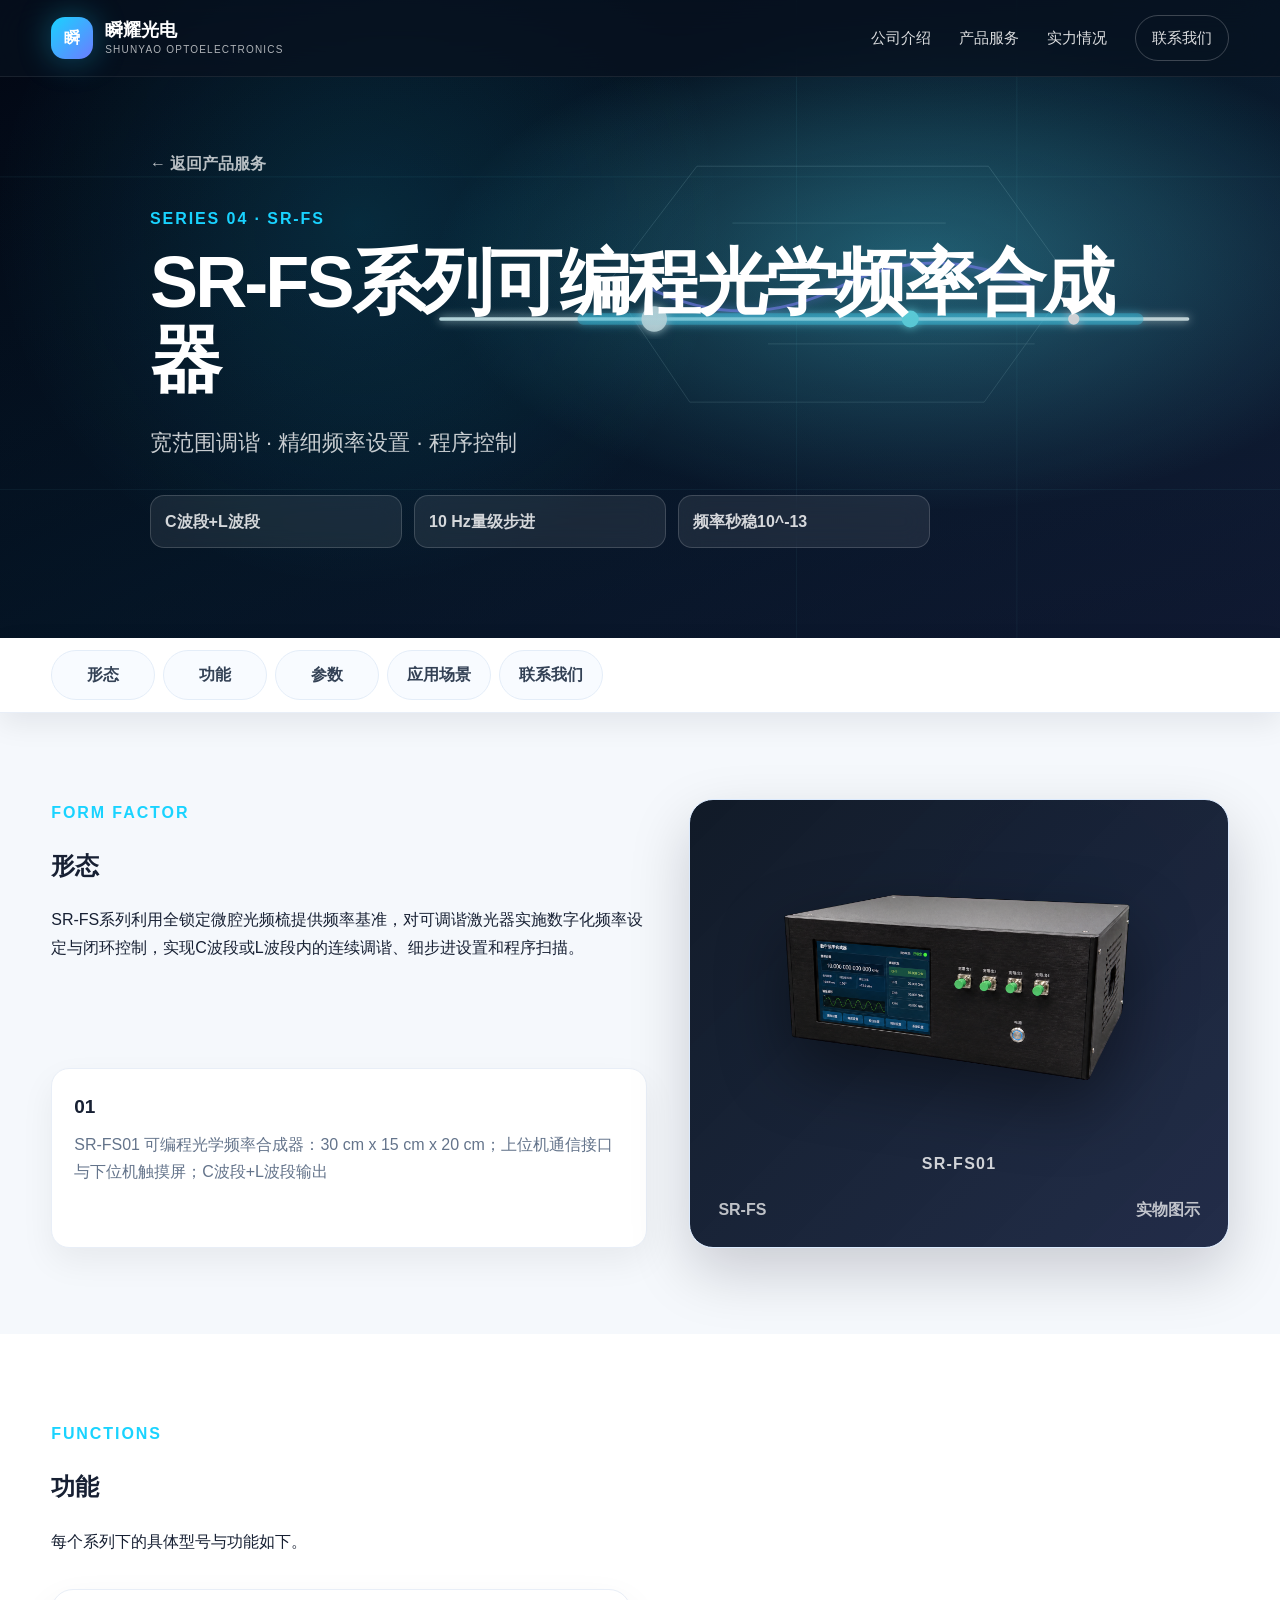
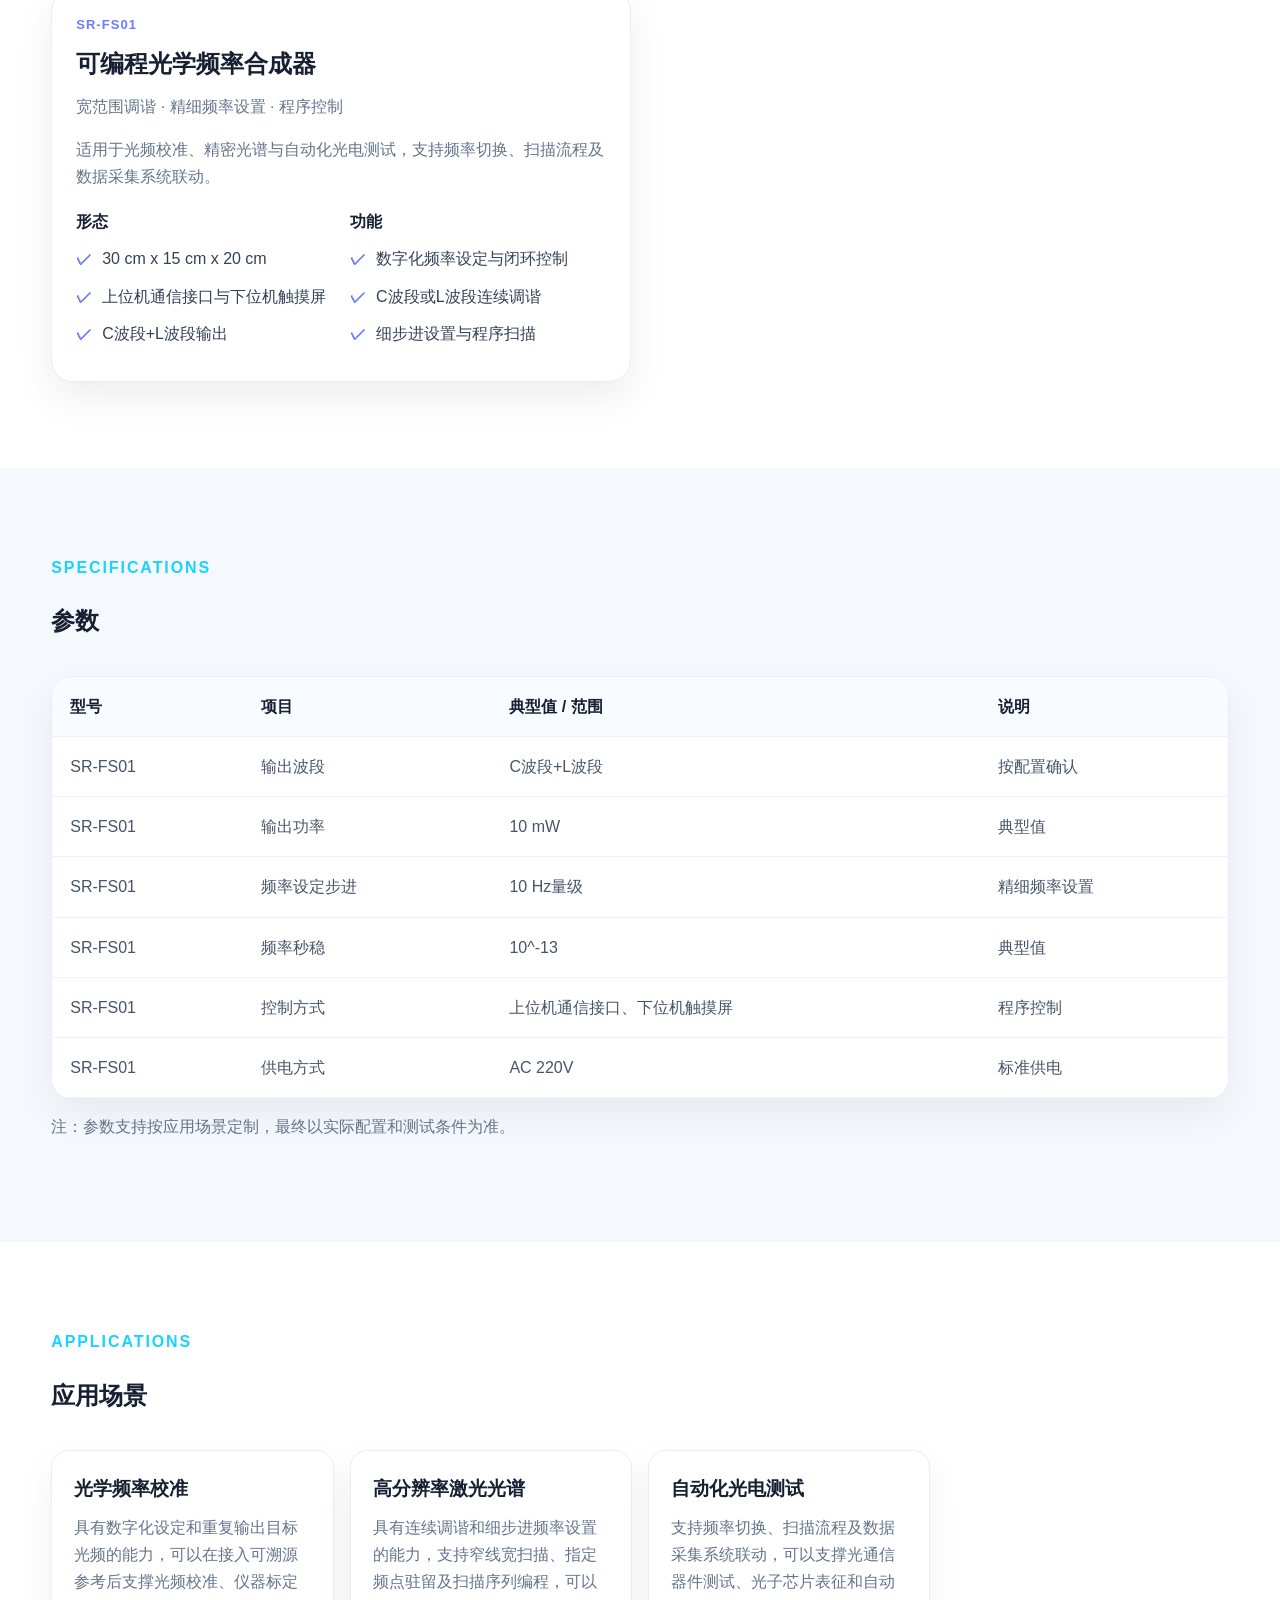
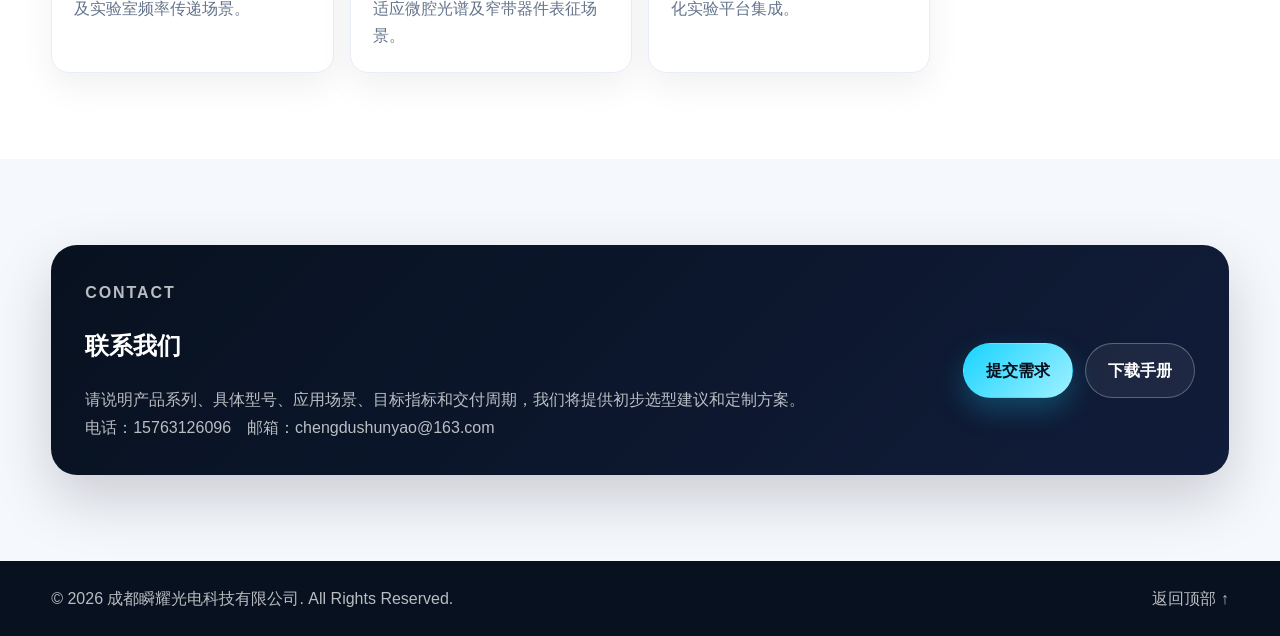
<file: product-microcomb-synthesizer.html>
﻿<!doctype html>
<html lang="zh-CN">
<head>
  <meta charset="utf-8" />
  <meta name="viewport" content="width=device-width, initial-scale=1" />
  <title>SR-FS系列可编程光学频率合成器｜成都瞬耀光电科技有限公司</title>
  <meta name="description" content="SR-FS系列可编程光学频率合成器，宽范围调谐 · 精细频率设置 · 程序控制。包含形态、功能、参数、应用场景与联系咨询。" />
  <link rel="stylesheet" href="styles.css" />
</head>
<body>
  <header class="site-header" id="top">
    <nav class="navbar container" aria-label="主导航">
      <a class="brand" href="index.html#top" aria-label="成都瞬耀光电科技有限公司首页">
        <span class="brand-mark">瞬</span>
        <span class="brand-text"><strong>瞬耀光电</strong><small>SHUNYAO OPTOELECTRONICS</small></span>
      </a>
      <button class="nav-toggle" aria-label="展开菜单" aria-expanded="false">☰</button>
      <div class="nav-links">
        <a href="index.html#about">公司介绍</a>
        <a href="index.html#products">产品服务</a>
        <a href="index.html#strength">实力情况</a>
        <a href="index.html#contact" class="nav-cta">联系我们</a>
      </div>
    </nav>
  </header>

  <main>
    <section class="product-hero product-hero-stable">
      <div class="container product-hero-inner">
        <a class="back-link" href="index.html#products">← 返回产品服务</a>
        <p class="eyebrow">Series 04 · SR-FS</p>
        <h1>SR-FS系列可编程光学频率合成器</h1>
        <p class="product-subtitle">宽范围调谐 · 精细频率设置 · 程序控制</p>
        <div class="product-hero-panel">
          <span>C波段+L波段</span>
          <span>10 Hz量级步进</span>
          <span>频率秒稳10^-13</span>
        </div>
      </div>
    </section>

    <nav class="product-directory" aria-label="产品详情目录">
      <div class="container product-tabs">
        <a href="#shape">形态</a>
        <a href="#function">功能</a>
        <a href="#parameters">参数</a>
        <a href="#applications">应用场景</a>
        <a href="#inquiry">联系我们</a>
      </div>
    </nav>

    <section class="catalog-section" id="shape">
      <div class="container catalog-layout">
        <div class="shape-copy">
          <div class="section-head">
            <p class="section-kicker">Form Factor</p>
            <h2>形态</h2>
            <p>SR-FS系列利用全锁定微腔光频梳提供频率基准，对可调谐激光器实施数字化频率设定与闭环控制，实现C波段或L波段内的连续调谐、细步进设置和程序扫描。</p>
          </div>
          <div class="catalog-card-grid series-shape-cards one">
          <div class="catalog-card"><h3>01</h3><p>SR-FS01 可编程光学频率合成器：30 cm x 15 cm x 20 cm；上位机通信接口与下位机触摸屏；C波段+L波段输出</p></div>
          </div>
        </div>
        <div class="shape-showcase product-photo-showcase" aria-label="SR-FS系列可编程光学频率合成器实物图">
          <div class="product-photo-pair single">
            <figure>
              <img src="assets/products/sr-fs01-product.png" alt="SR-FS01可编程光学频率合成器实物图" />
              <figcaption>SR-FS01</figcaption>
            </figure>
          </div>
          <div class="placeholder-caption"><span>SR-FS</span><span>实物图示</span></div>
        </div>
      </div>
    </section>

    <section class="catalog-section" id="function">
      <div class="container">
        <div class="section-head">
          <p class="section-kicker">Functions</p>
          <h2>功能</h2>
          <p>每个系列下的具体型号与功能如下。</p>
        </div>
        <div class="series-product-grid">
        <article class="series-product-card" id="sr-fs01">
          <div class="series-product-head">
            <p class="product-label">SR-FS01</p>
            <h3>可编程光学频率合成器</h3>
            <p>宽范围调谐 · 精细频率设置 · 程序控制</p>
          </div>
          <p>适用于光频校准、精密光谱与自动化光电测试，支持频率切换、扫描流程及数据采集系统联动。</p>
          <div class="series-columns">
            <div>
              <h4>形态</h4>
              <ul class="check-list"><li>30 cm x 15 cm x 20 cm</li><li>上位机通信接口与下位机触摸屏</li><li>C波段+L波段输出</li></ul>
            </div>
            <div>
              <h4>功能</h4>
              <ul class="check-list"><li>数字化频率设定与闭环控制</li><li>C波段或L波段连续调谐</li><li>细步进设置与程序扫描</li></ul>
            </div>
          </div>
        </article>
        </div>
      </div>
    </section>

    <section class="catalog-section" id="parameters">
      <div class="container">
        <div class="section-head">
          <p class="section-kicker">Specifications</p>
          <h2>参数</h2>
        </div>
        <div class="param-table-wrap">
          <table class="param-table">
            <thead><tr><th>型号</th><th>项目</th><th>典型值 / 范围</th><th>说明</th></tr></thead>
            <tbody>
              <tr><td>SR-FS01</td><td>输出波段</td><td>C波段+L波段</td><td>按配置确认</td></tr>
              <tr><td>SR-FS01</td><td>输出功率</td><td>10 mW</td><td>典型值</td></tr>
              <tr><td>SR-FS01</td><td>频率设定步进</td><td>10 Hz量级</td><td>精细频率设置</td></tr>
              <tr><td>SR-FS01</td><td>频率秒稳</td><td>10^-13</td><td>典型值</td></tr>
              <tr><td>SR-FS01</td><td>控制方式</td><td>上位机通信接口、下位机触摸屏</td><td>程序控制</td></tr>
              <tr><td>SR-FS01</td><td>供电方式</td><td>AC 220V</td><td>标准供电</td></tr>
            </tbody>
          </table>
        </div>
        <p class="param-note">注：参数支持按应用场景定制，最终以实际配置和测试条件为准。</p>
      </div>
    </section>

    <section class="catalog-section" id="applications">
      <div class="container">
        <div class="section-head">
          <p class="section-kicker">Applications</p>
          <h2>应用场景</h2>
        </div>
        <div class="application-grid">
          <div class="catalog-card"><h3>光学频率校准</h3><p>具有数字化设定和重复输出目标光频的能力，可以在接入可溯源参考后支撑光频校准、仪器标定及实验室频率传递场景。</p></div>
          <div class="catalog-card"><h3>高分辨率激光光谱</h3><p>具有连续调谐和细步进频率设置的能力，支持窄线宽扫描、指定频点驻留及扫描序列编程，可以适应微腔光谱及窄带器件表征场景。</p></div>
          <div class="catalog-card"><h3>自动化光电测试</h3><p>支持频率切换、扫描流程及数据采集系统联动，可以支撑光通信器件测试、光子芯片表征和自动化实验平台集成。</p></div>
        </div>
      </div>
    </section>

    <section class="catalog-section" id="inquiry">
      <div class="container">
        <div class="contact-panel">
          <div>
            <p class="section-kicker">Contact</p>
            <h2>联系我们</h2>
            <p>请说明产品系列、具体型号、应用场景、目标指标和交付周期，我们将提供初步选型建议和定制方案。</p>
            <p>电话：15763126096　邮箱：chengdushunyao@163.com</p>
          </div>
          <div class="download-row">
            <a class="btn primary" href="index.html#contact">提交需求</a>
            <a class="btn ghost" href="assets/manuals/shunyao-product-catalogue.pdf" download>下载手册</a>
          </div>
        </div>
      </div>
    </section>
  </main>

  <footer class="site-footer">
    <div class="container footer-inner">
      <p>© <span id="year"></span> 成都瞬耀光电科技有限公司. All Rights Reserved.</p>
      <a href="#top">返回顶部 ↑</a>
    </div>
  </footer>
  <script src="script.js"></script>
</body>
</html>
</file>
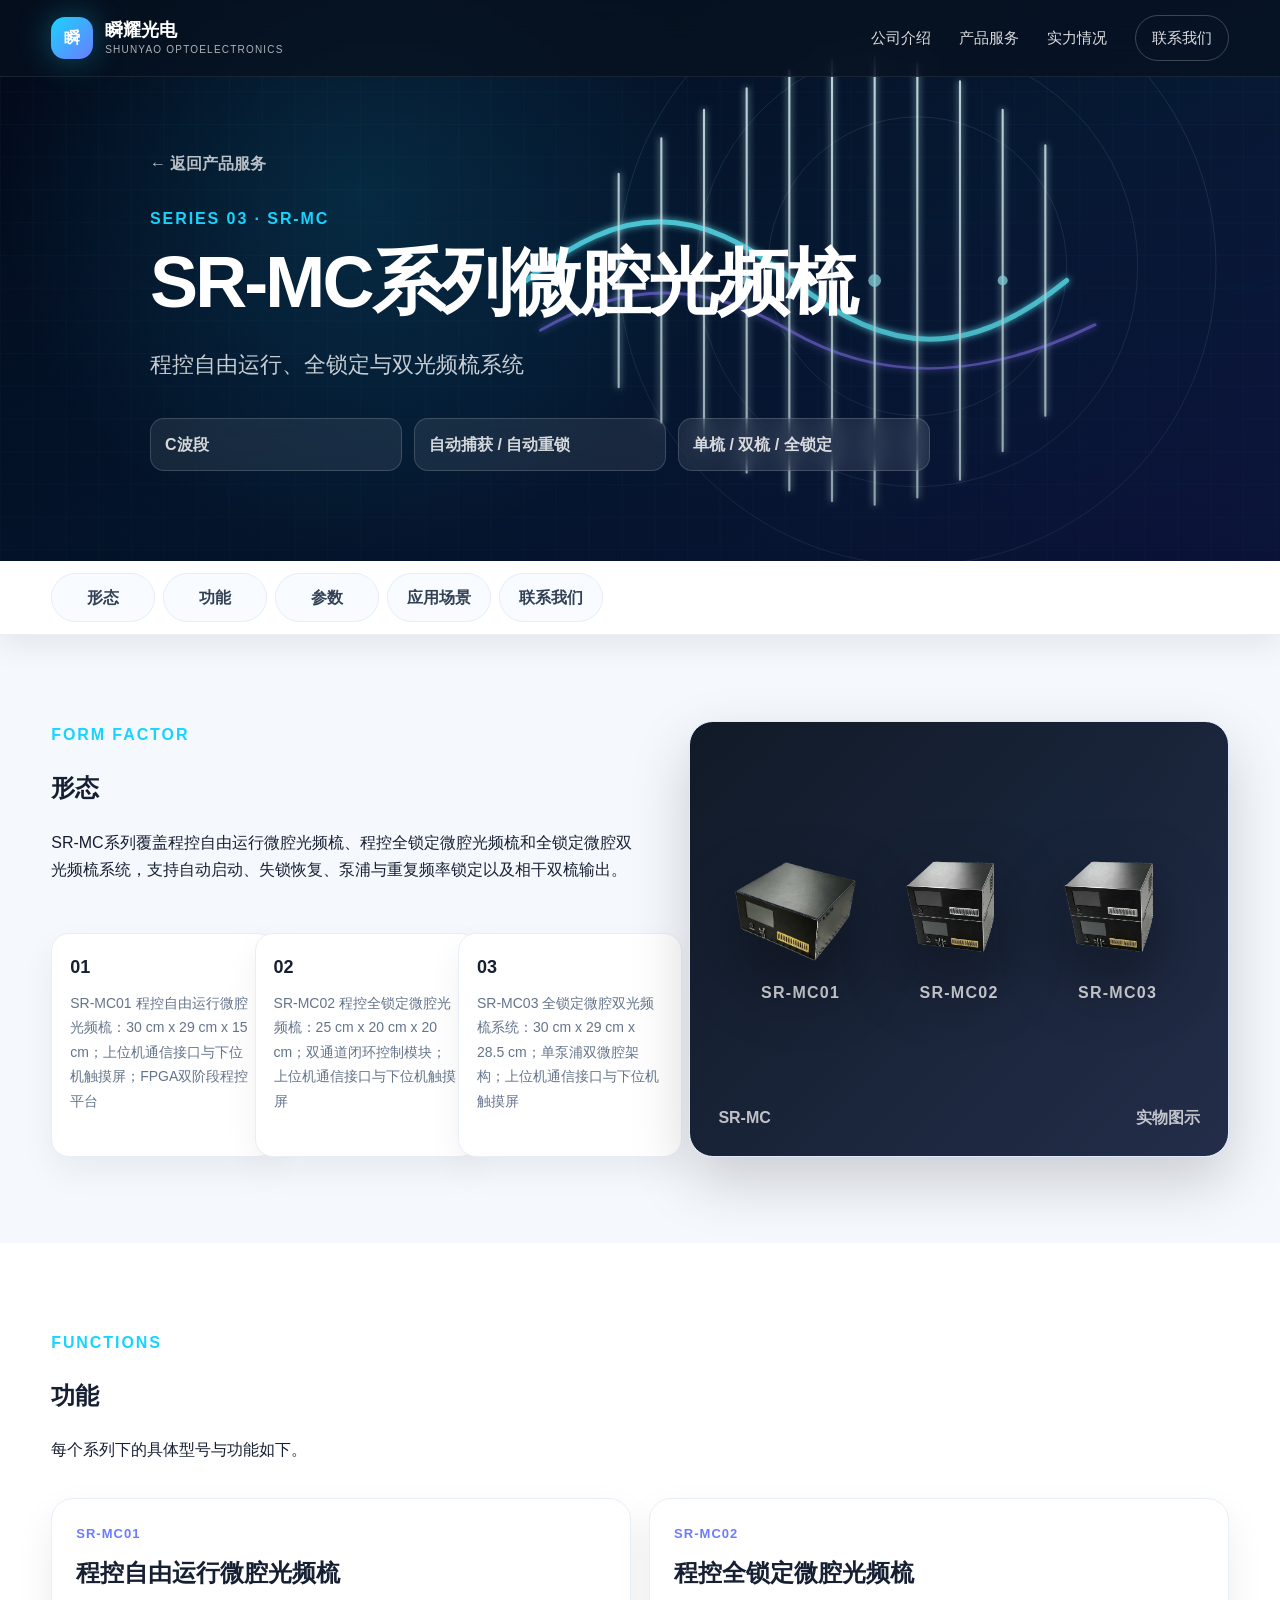
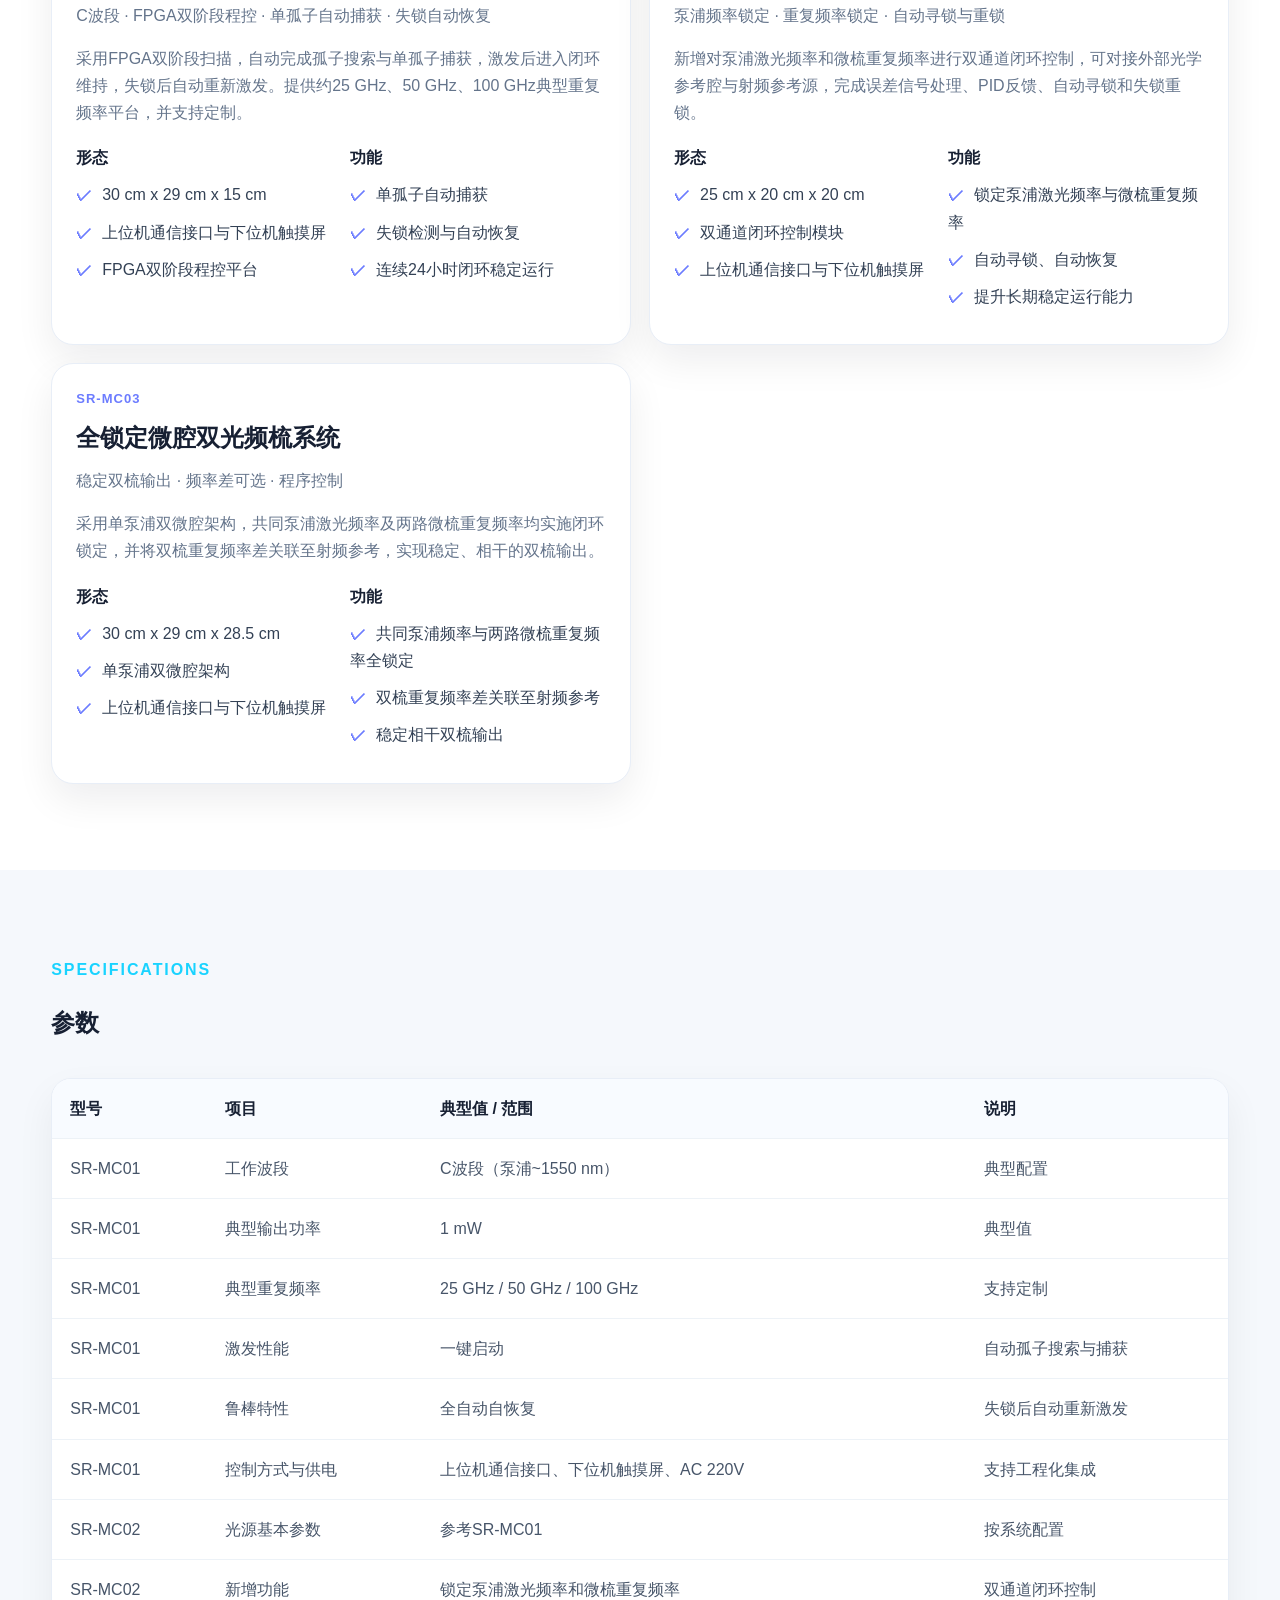
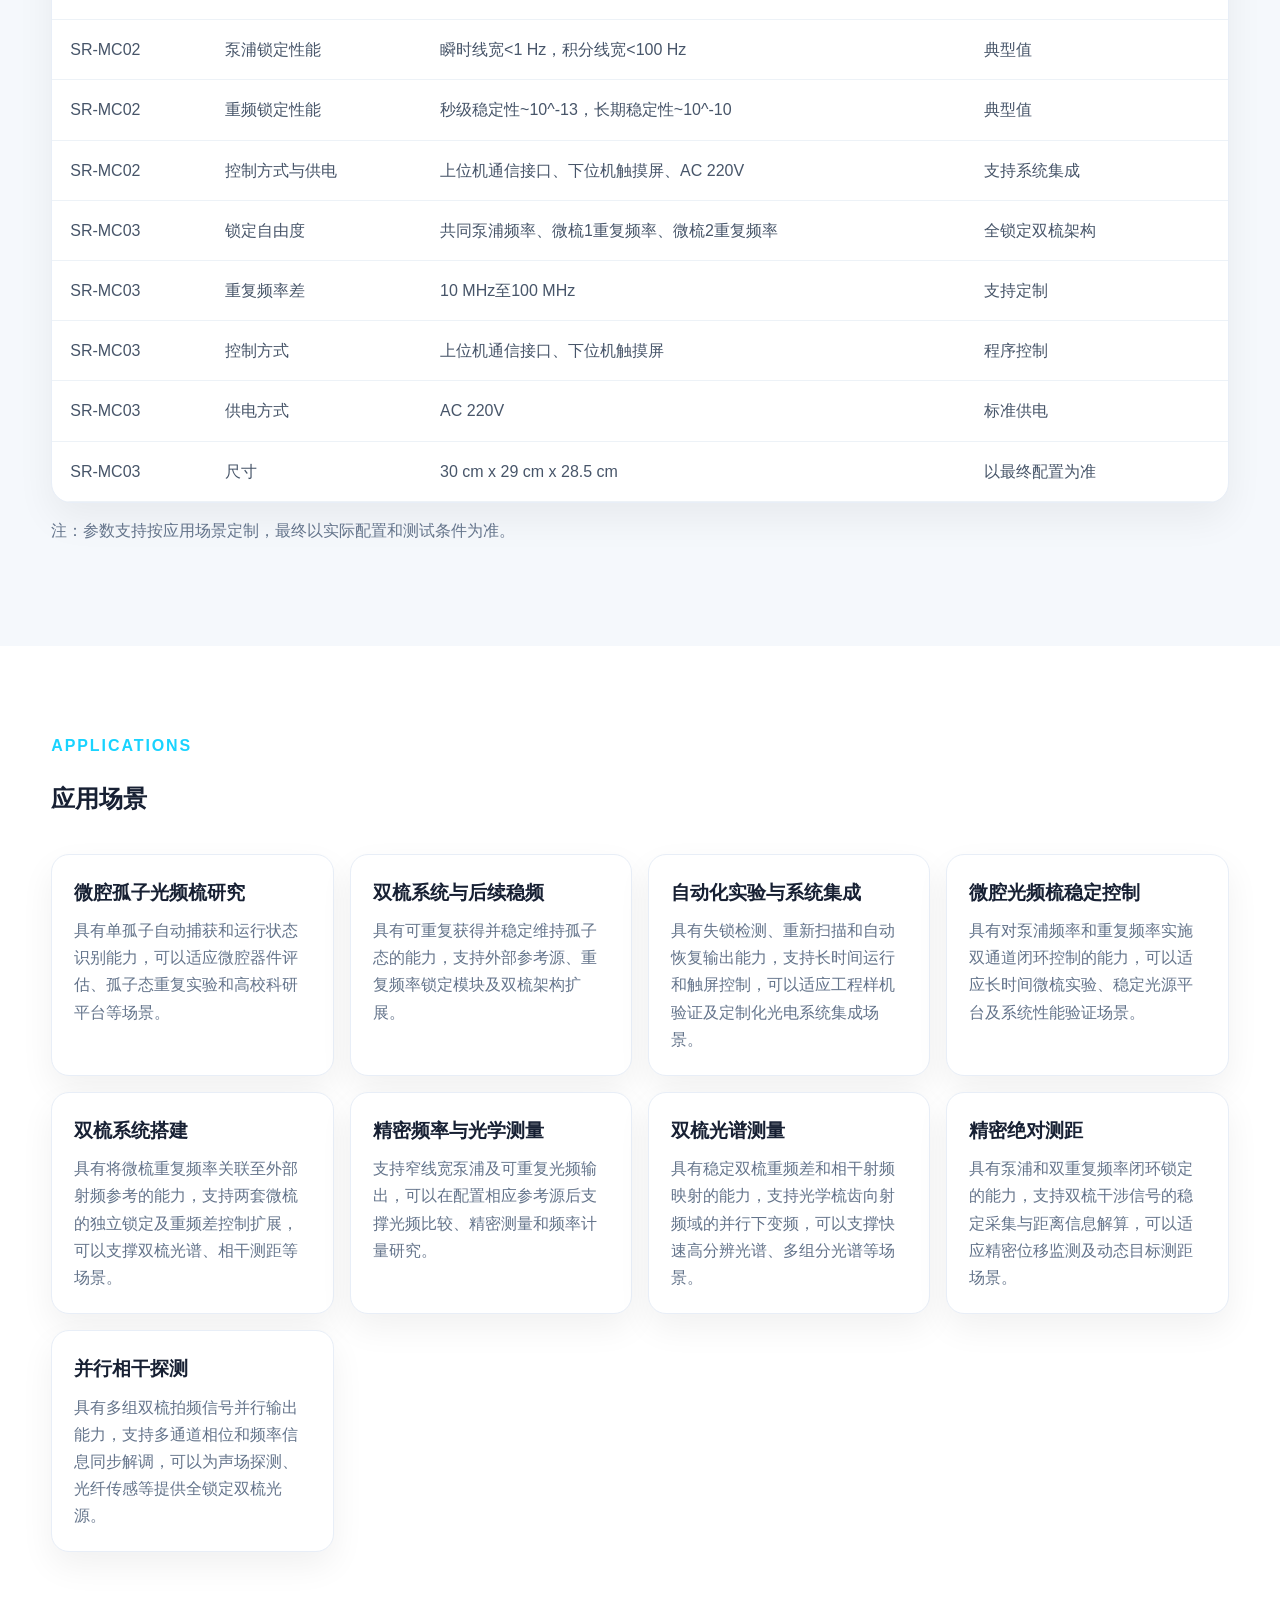
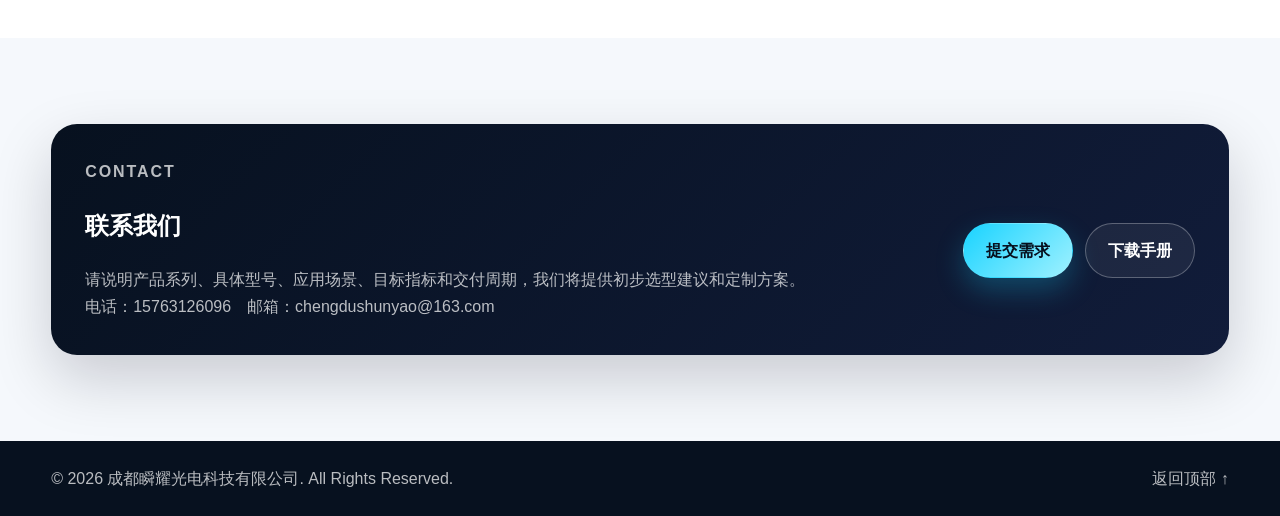
<file: product-programmable-microcomb.html>
﻿<!doctype html>
<html lang="zh-CN">
<head>
  <meta charset="utf-8" />
  <meta name="viewport" content="width=device-width, initial-scale=1" />
  <title>SR-MC系列微腔光频梳｜成都瞬耀光电科技有限公司</title>
  <meta name="description" content="SR-MC系列微腔光频梳，程控自由运行、全锁定与双光频梳系统。包含形态、功能、参数、应用场景与联系咨询。" />
  <link rel="stylesheet" href="styles.css" />
</head>
<body>
  <header class="site-header" id="top">
    <nav class="navbar container" aria-label="主导航">
      <a class="brand" href="index.html#top" aria-label="成都瞬耀光电科技有限公司首页">
        <span class="brand-mark">瞬</span>
        <span class="brand-text"><strong>瞬耀光电</strong><small>SHUNYAO OPTOELECTRONICS</small></span>
      </a>
      <button class="nav-toggle" aria-label="展开菜单" aria-expanded="false">☰</button>
      <div class="nav-links">
        <a href="index.html#about">公司介绍</a>
        <a href="index.html#products">产品服务</a>
        <a href="index.html#strength">实力情况</a>
        <a href="index.html#contact" class="nav-cta">联系我们</a>
      </div>
    </nav>
  </header>

  <main>
    <section class="product-hero product-hero-comb">
      <div class="container product-hero-inner">
        <a class="back-link" href="index.html#products">← 返回产品服务</a>
        <p class="eyebrow">Series 03 · SR-MC</p>
        <h1>SR-MC系列微腔光频梳</h1>
        <p class="product-subtitle">程控自由运行、全锁定与双光频梳系统</p>
        <div class="product-hero-panel">
          <span>C波段</span>
          <span>自动捕获 / 自动重锁</span>
          <span>单梳 / 双梳 / 全锁定</span>
        </div>
      </div>
    </section>

    <nav class="product-directory" aria-label="产品详情目录">
      <div class="container product-tabs">
        <a href="#shape">形态</a>
        <a href="#function">功能</a>
        <a href="#parameters">参数</a>
        <a href="#applications">应用场景</a>
        <a href="#inquiry">联系我们</a>
      </div>
    </nav>

    <section class="catalog-section" id="shape">
      <div class="container catalog-layout">
        <div class="shape-copy">
          <div class="section-head">
            <p class="section-kicker">Form Factor</p>
            <h2>形态</h2>
            <p>SR-MC系列覆盖程控自由运行微腔光频梳、程控全锁定微腔光频梳和全锁定微腔双光频梳系统，支持自动启动、失锁恢复、泵浦与重复频率锁定以及相干双梳输出。</p>
          </div>
          <div class="catalog-card-grid series-shape-cards three">
          <div class="catalog-card"><h3>01</h3><p>SR-MC01 程控自由运行微腔光频梳：30 cm x 29 cm x 15 cm；上位机通信接口与下位机触摸屏；FPGA双阶段程控平台</p></div>
          <div class="catalog-card"><h3>02</h3><p>SR-MC02 程控全锁定微腔光频梳：25 cm x 20 cm x 20 cm；双通道闭环控制模块；上位机通信接口与下位机触摸屏</p></div>
          <div class="catalog-card"><h3>03</h3><p>SR-MC03 全锁定微腔双光频梳系统：30 cm x 29 cm x 28.5 cm；单泵浦双微腔架构；上位机通信接口与下位机触摸屏</p></div>
          </div>
        </div>
        <div class="shape-showcase product-photo-showcase" aria-label="SR-MC系列微腔光频梳实物图">
          <div class="product-photo-pair trio">
            <figure>
              <img src="assets/products/sr-mc01-product.png" alt="SR-MC01程控自由运行微腔光频梳实物图" />
              <figcaption>SR-MC01</figcaption>
            </figure>
            <figure>
              <img src="assets/products/sr-mc02-product.png" alt="SR-MC02程控全锁定微腔光频梳实物图" />
              <figcaption>SR-MC02</figcaption>
            </figure>
            <figure>
              <img src="assets/products/sr-mc03-product.png" alt="SR-MC03全锁定微腔双光频梳系统实物图" />
              <figcaption>SR-MC03</figcaption>
            </figure>
          </div>
          <div class="placeholder-caption"><span>SR-MC</span><span>实物图示</span></div>
        </div>
      </div>
    </section>

    <section class="catalog-section" id="function">
      <div class="container">
        <div class="section-head">
          <p class="section-kicker">Functions</p>
          <h2>功能</h2>
          <p>每个系列下的具体型号与功能如下。</p>
        </div>
        <div class="series-product-grid">
        <article class="series-product-card" id="sr-mc01">
          <div class="series-product-head">
            <p class="product-label">SR-MC01</p>
            <h3>程控自由运行微腔光频梳</h3>
            <p>C波段 · FPGA双阶段程控 · 单孤子自动捕获 · 失锁自动恢复</p>
          </div>
          <p>采用FPGA双阶段扫描，自动完成孤子搜索与单孤子捕获，激发后进入闭环维持，失锁后自动重新激发。提供约25 GHz、50 GHz、100 GHz典型重复频率平台，并支持定制。</p>
          <div class="series-columns">
            <div>
              <h4>形态</h4>
              <ul class="check-list"><li>30 cm x 29 cm x 15 cm</li><li>上位机通信接口与下位机触摸屏</li><li>FPGA双阶段程控平台</li></ul>
            </div>
            <div>
              <h4>功能</h4>
              <ul class="check-list"><li>单孤子自动捕获</li><li>失锁检测与自动恢复</li><li>连续24小时闭环稳定运行</li></ul>
            </div>
          </div>
        </article>
        <article class="series-product-card" id="sr-mc02">
          <div class="series-product-head">
            <p class="product-label">SR-MC02</p>
            <h3>程控全锁定微腔光频梳</h3>
            <p>泵浦频率锁定 · 重复频率锁定 · 自动寻锁与重锁</p>
          </div>
          <p>新增对泵浦激光频率和微梳重复频率进行双通道闭环控制，可对接外部光学参考腔与射频参考源，完成误差信号处理、PID反馈、自动寻锁和失锁重锁。</p>
          <div class="series-columns">
            <div>
              <h4>形态</h4>
              <ul class="check-list"><li>25 cm x 20 cm x 20 cm</li><li>双通道闭环控制模块</li><li>上位机通信接口与下位机触摸屏</li></ul>
            </div>
            <div>
              <h4>功能</h4>
              <ul class="check-list"><li>锁定泵浦激光频率与微梳重复频率</li><li>自动寻锁、自动恢复</li><li>提升长期稳定运行能力</li></ul>
            </div>
          </div>
        </article>
        <article class="series-product-card" id="sr-mc03">
          <div class="series-product-head">
            <p class="product-label">SR-MC03</p>
            <h3>全锁定微腔双光频梳系统</h3>
            <p>稳定双梳输出 · 频率差可选 · 程序控制</p>
          </div>
          <p>采用单泵浦双微腔架构，共同泵浦激光频率及两路微梳重复频率均实施闭环锁定，并将双梳重复频率差关联至射频参考，实现稳定、相干的双梳输出。</p>
          <div class="series-columns">
            <div>
              <h4>形态</h4>
              <ul class="check-list"><li>30 cm x 29 cm x 28.5 cm</li><li>单泵浦双微腔架构</li><li>上位机通信接口与下位机触摸屏</li></ul>
            </div>
            <div>
              <h4>功能</h4>
              <ul class="check-list"><li>共同泵浦频率与两路微梳重复频率全锁定</li><li>双梳重复频率差关联至射频参考</li><li>稳定相干双梳输出</li></ul>
            </div>
          </div>
        </article>
        </div>
      </div>
    </section>

    <section class="catalog-section" id="parameters">
      <div class="container">
        <div class="section-head">
          <p class="section-kicker">Specifications</p>
          <h2>参数</h2>
        </div>
        <div class="param-table-wrap">
          <table class="param-table">
            <thead><tr><th>型号</th><th>项目</th><th>典型值 / 范围</th><th>说明</th></tr></thead>
            <tbody>
              <tr><td>SR-MC01</td><td>工作波段</td><td>C波段（泵浦~1550 nm）</td><td>典型配置</td></tr>
              <tr><td>SR-MC01</td><td>典型输出功率</td><td>1 mW</td><td>典型值</td></tr>
              <tr><td>SR-MC01</td><td>典型重复频率</td><td>25 GHz / 50 GHz / 100 GHz</td><td>支持定制</td></tr>
              <tr><td>SR-MC01</td><td>激发性能</td><td>一键启动</td><td>自动孤子搜索与捕获</td></tr>
              <tr><td>SR-MC01</td><td>鲁棒特性</td><td>全自动自恢复</td><td>失锁后自动重新激发</td></tr>
              <tr><td>SR-MC01</td><td>控制方式与供电</td><td>上位机通信接口、下位机触摸屏、AC 220V</td><td>支持工程化集成</td></tr>
              <tr><td>SR-MC02</td><td>光源基本参数</td><td>参考SR-MC01</td><td>按系统配置</td></tr>
              <tr><td>SR-MC02</td><td>新增功能</td><td>锁定泵浦激光频率和微梳重复频率</td><td>双通道闭环控制</td></tr>
              <tr><td>SR-MC02</td><td>泵浦锁定性能</td><td>瞬时线宽&lt;1 Hz，积分线宽&lt;100 Hz</td><td>典型值</td></tr>
              <tr><td>SR-MC02</td><td>重频锁定性能</td><td>秒级稳定性~10^-13，长期稳定性~10^-10</td><td>典型值</td></tr>
              <tr><td>SR-MC02</td><td>控制方式与供电</td><td>上位机通信接口、下位机触摸屏、AC 220V</td><td>支持系统集成</td></tr>
              <tr><td>SR-MC03</td><td>锁定自由度</td><td>共同泵浦频率、微梳1重复频率、微梳2重复频率</td><td>全锁定双梳架构</td></tr>
              <tr><td>SR-MC03</td><td>重复频率差</td><td>10 MHz至100 MHz</td><td>支持定制</td></tr>
              <tr><td>SR-MC03</td><td>控制方式</td><td>上位机通信接口、下位机触摸屏</td><td>程序控制</td></tr>
              <tr><td>SR-MC03</td><td>供电方式</td><td>AC 220V</td><td>标准供电</td></tr>
              <tr><td>SR-MC03</td><td>尺寸</td><td>30 cm x 29 cm x 28.5 cm</td><td>以最终配置为准</td></tr>
            </tbody>
          </table>
        </div>
        <p class="param-note">注：参数支持按应用场景定制，最终以实际配置和测试条件为准。</p>
      </div>
    </section>

    <section class="catalog-section" id="applications">
      <div class="container">
        <div class="section-head">
          <p class="section-kicker">Applications</p>
          <h2>应用场景</h2>
        </div>
        <div class="application-grid">
          <div class="catalog-card"><h3>微腔孤子光频梳研究</h3><p>具有单孤子自动捕获和运行状态识别能力，可以适应微腔器件评估、孤子态重复实验和高校科研平台等场景。</p></div>
          <div class="catalog-card"><h3>双梳系统与后续稳频</h3><p>具有可重复获得并稳定维持孤子态的能力，支持外部参考源、重复频率锁定模块及双梳架构扩展。</p></div>
          <div class="catalog-card"><h3>自动化实验与系统集成</h3><p>具有失锁检测、重新扫描和自动恢复输出能力，支持长时间运行和触屏控制，可以适应工程样机验证及定制化光电系统集成场景。</p></div>
          <div class="catalog-card"><h3>微腔光频梳稳定控制</h3><p>具有对泵浦频率和重复频率实施双通道闭环控制的能力，可以适应长时间微梳实验、稳定光源平台及系统性能验证场景。</p></div>
          <div class="catalog-card"><h3>双梳系统搭建</h3><p>具有将微梳重复频率关联至外部射频参考的能力，支持两套微梳的独立锁定及重频差控制扩展，可以支撑双梳光谱、相干测距等场景。</p></div>
          <div class="catalog-card"><h3>精密频率与光学测量</h3><p>支持窄线宽泵浦及可重复光频输出，可以在配置相应参考源后支撑光频比较、精密测量和频率计量研究。</p></div>
          <div class="catalog-card"><h3>双梳光谱测量</h3><p>具有稳定双梳重频差和相干射频映射的能力，支持光学梳齿向射频域的并行下变频，可以支撑快速高分辨光谱、多组分光谱等场景。</p></div>
          <div class="catalog-card"><h3>精密绝对测距</h3><p>具有泵浦和双重复频率闭环锁定的能力，支持双梳干涉信号的稳定采集与距离信息解算，可以适应精密位移监测及动态目标测距场景。</p></div>
          <div class="catalog-card"><h3>并行相干探测</h3><p>具有多组双梳拍频信号并行输出能力，支持多通道相位和频率信息同步解调，可以为声场探测、光纤传感等提供全锁定双梳光源。</p></div>
        </div>
      </div>
    </section>

    <section class="catalog-section" id="inquiry">
      <div class="container">
        <div class="contact-panel">
          <div>
            <p class="section-kicker">Contact</p>
            <h2>联系我们</h2>
            <p>请说明产品系列、具体型号、应用场景、目标指标和交付周期，我们将提供初步选型建议和定制方案。</p>
            <p>电话：15763126096　邮箱：chengdushunyao@163.com</p>
          </div>
          <div class="download-row">
            <a class="btn primary" href="index.html#contact">提交需求</a>
            <a class="btn ghost" href="assets/manuals/shunyao-product-catalogue.pdf" download>下载手册</a>
          </div>
        </div>
      </div>
    </section>
  </main>

  <footer class="site-footer">
    <div class="container footer-inner">
      <p>© <span id="year"></span> 成都瞬耀光电科技有限公司. All Rights Reserved.</p>
      <a href="#top">返回顶部 ↑</a>
    </div>
  </footer>
  <script src="script.js"></script>
</body>
</html>
</file>
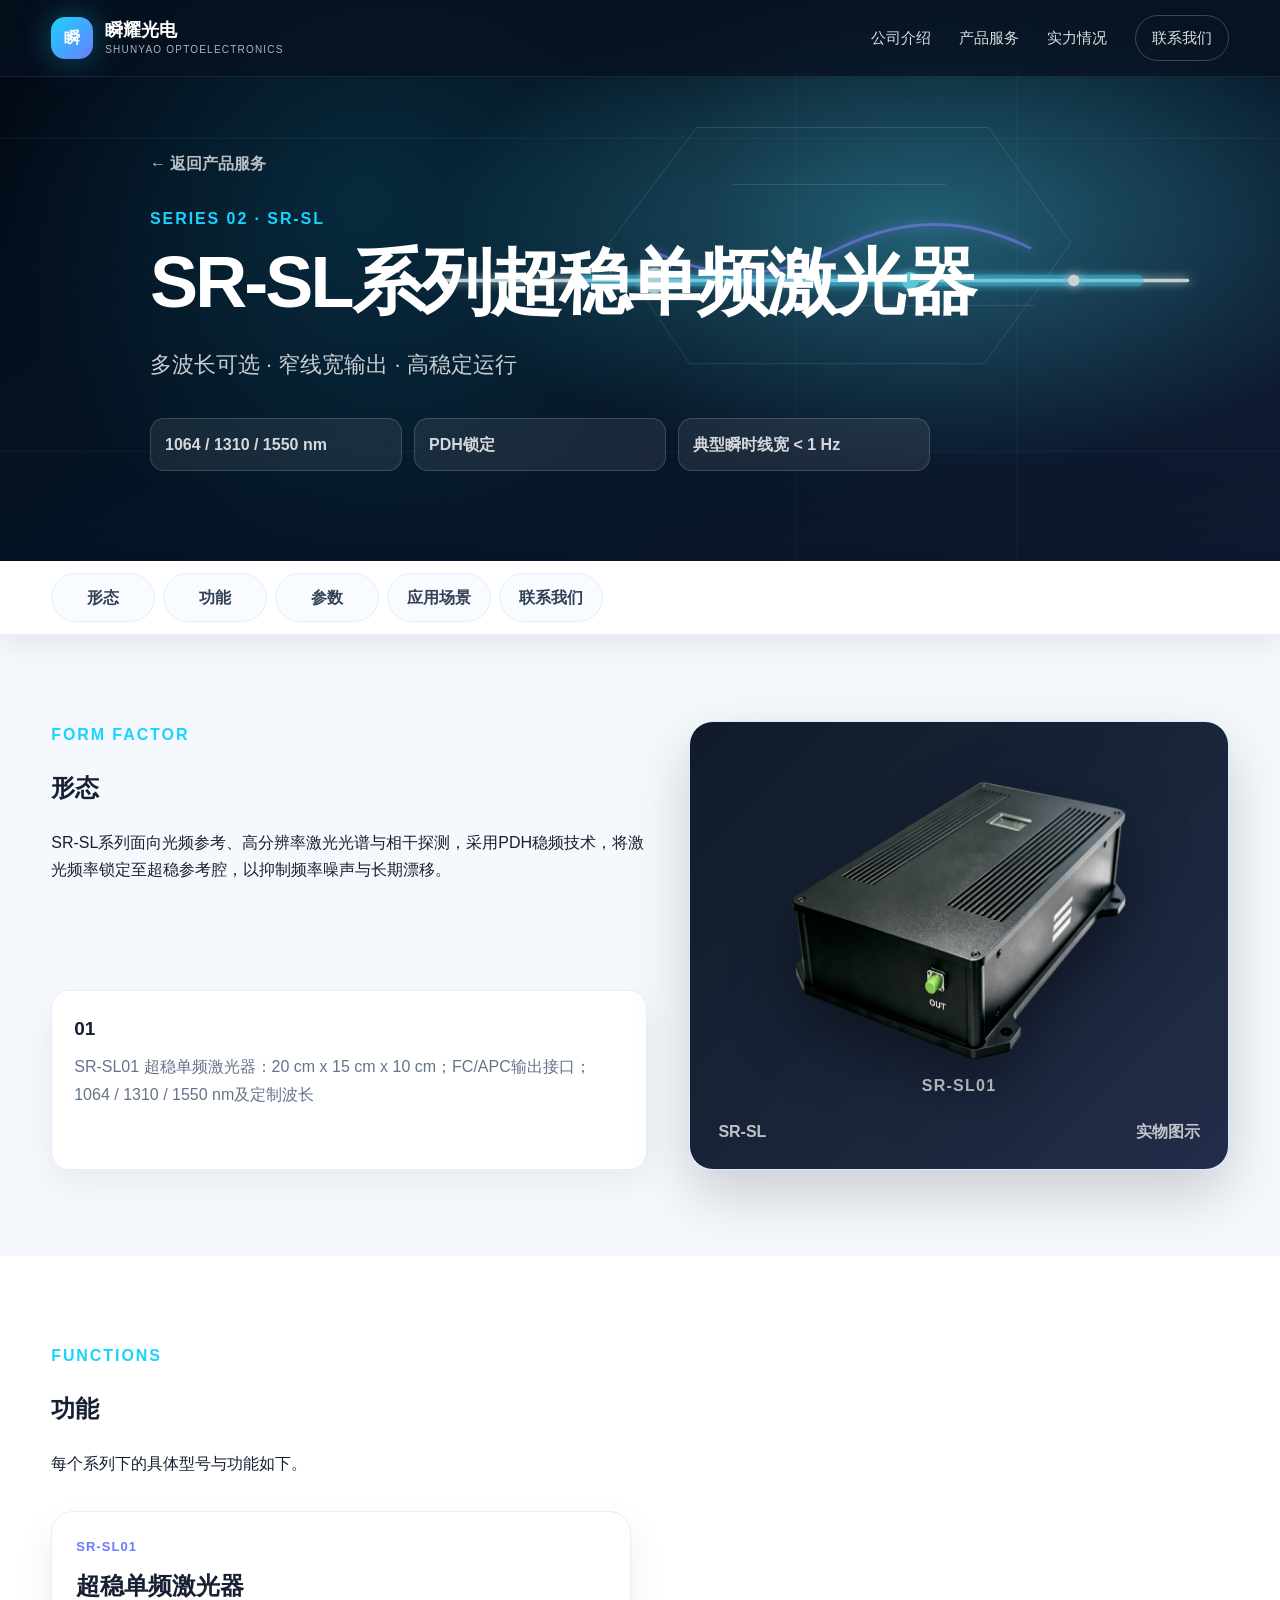
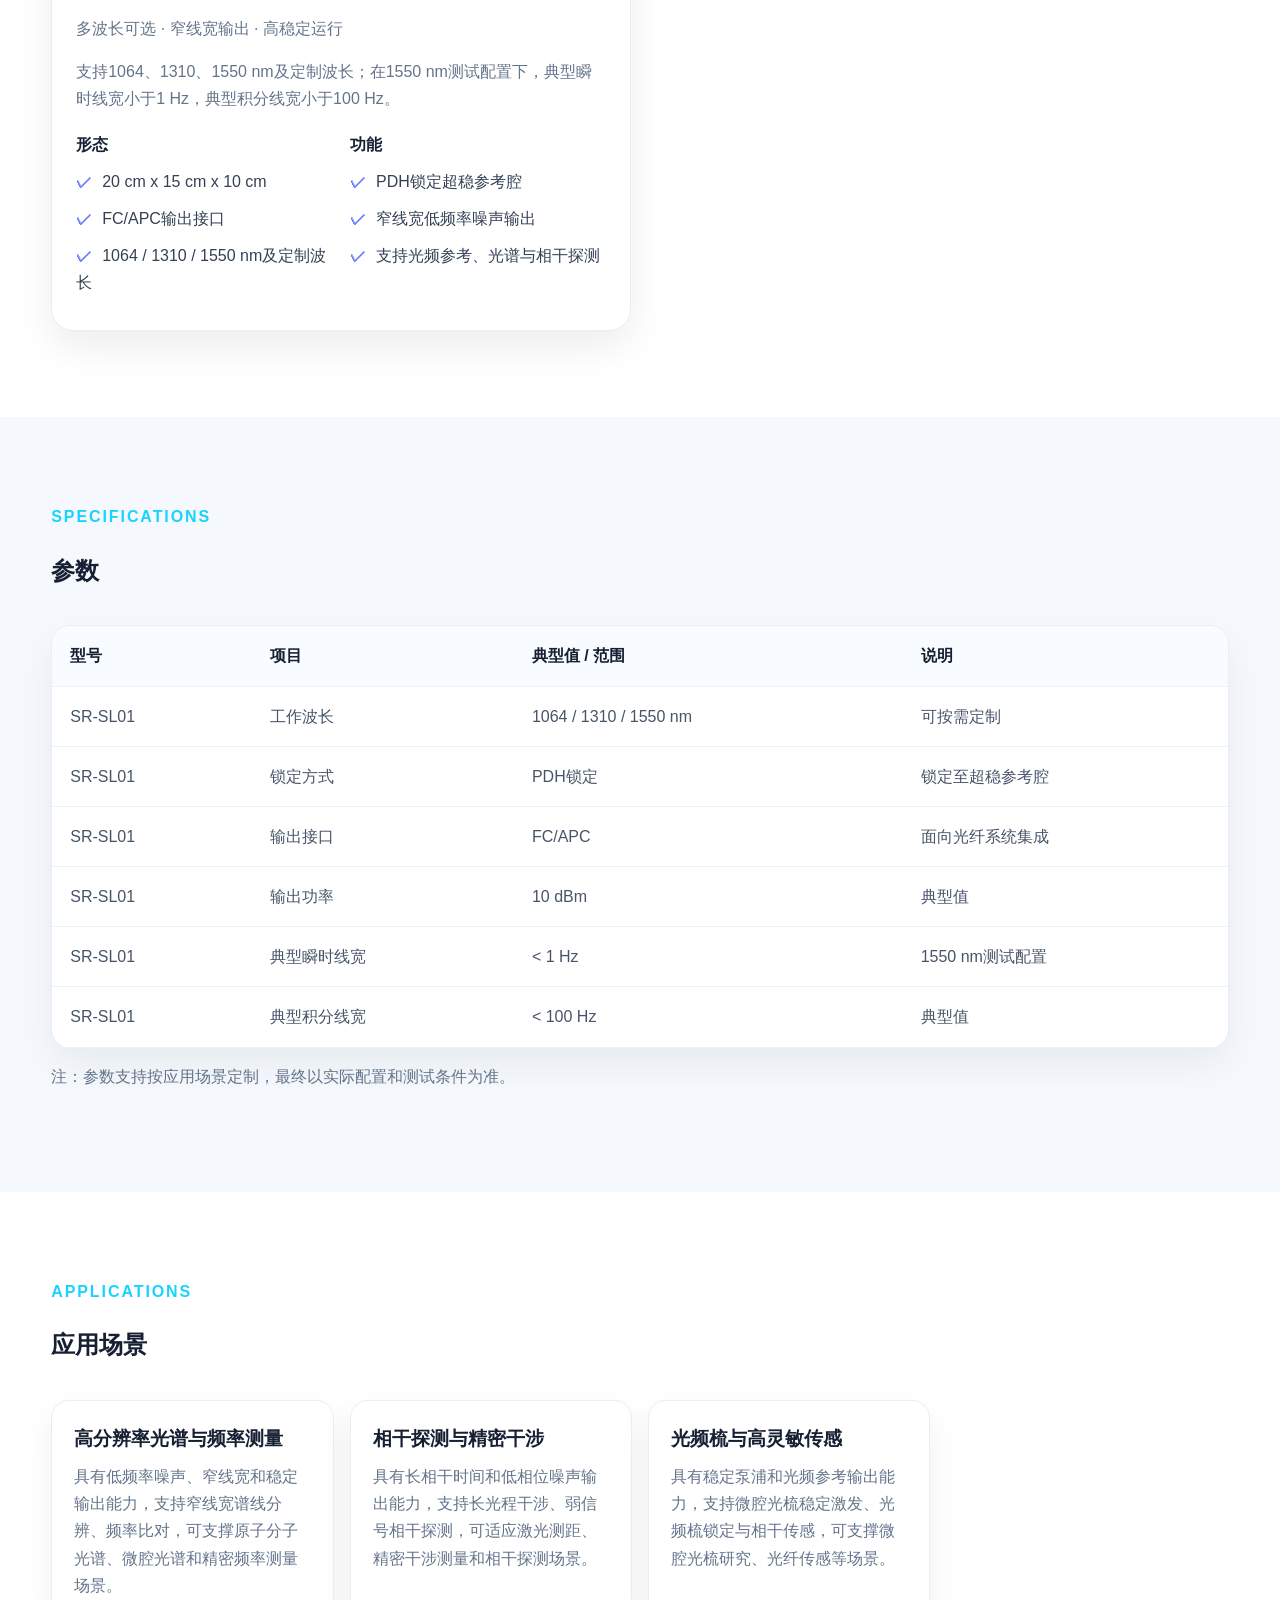
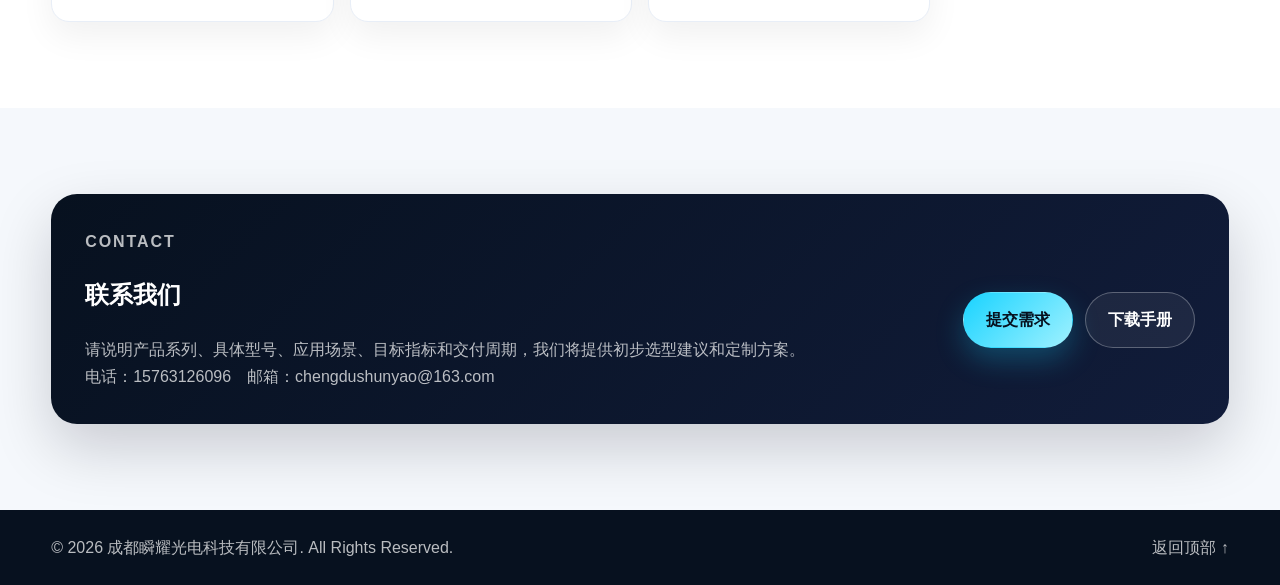
<file: product-singlefreq-ultrastable-laser.html>
﻿<!doctype html>
<html lang="zh-CN">
<head>
  <meta charset="utf-8" />
  <meta name="viewport" content="width=device-width, initial-scale=1" />
  <title>SR-SL系列超稳单频激光器｜成都瞬耀光电科技有限公司</title>
  <meta name="description" content="SR-SL系列超稳单频激光器，多波长可选 · 窄线宽输出 · 高稳定运行。包含形态、功能、参数、应用场景与联系咨询。" />
  <link rel="stylesheet" href="styles.css" />
</head>
<body>
  <header class="site-header" id="top">
    <nav class="navbar container" aria-label="主导航">
      <a class="brand" href="index.html#top" aria-label="成都瞬耀光电科技有限公司首页">
        <span class="brand-mark">瞬</span>
        <span class="brand-text"><strong>瞬耀光电</strong><small>SHUNYAO OPTOELECTRONICS</small></span>
      </a>
      <button class="nav-toggle" aria-label="展开菜单" aria-expanded="false">☰</button>
      <div class="nav-links">
        <a href="index.html#about">公司介绍</a>
        <a href="index.html#products">产品服务</a>
        <a href="index.html#strength">实力情况</a>
        <a href="index.html#contact" class="nav-cta">联系我们</a>
      </div>
    </nav>
  </header>

  <main>
    <section class="product-hero product-hero-stable">
      <div class="container product-hero-inner">
        <a class="back-link" href="index.html#products">← 返回产品服务</a>
        <p class="eyebrow">Series 02 · SR-SL</p>
        <h1>SR-SL系列超稳单频激光器</h1>
        <p class="product-subtitle">多波长可选 · 窄线宽输出 · 高稳定运行</p>
        <div class="product-hero-panel">
          <span>1064 / 1310 / 1550 nm</span>
          <span>PDH锁定</span>
          <span>典型瞬时线宽 &lt; 1 Hz</span>
        </div>
      </div>
    </section>

    <nav class="product-directory" aria-label="产品详情目录">
      <div class="container product-tabs">
        <a href="#shape">形态</a>
        <a href="#function">功能</a>
        <a href="#parameters">参数</a>
        <a href="#applications">应用场景</a>
        <a href="#inquiry">联系我们</a>
      </div>
    </nav>

    <section class="catalog-section" id="shape">
      <div class="container catalog-layout">
        <div class="shape-copy">
          <div class="section-head">
            <p class="section-kicker">Form Factor</p>
            <h2>形态</h2>
            <p>SR-SL系列面向光频参考、高分辨率激光光谱与相干探测，采用PDH稳频技术，将激光频率锁定至超稳参考腔，以抑制频率噪声与长期漂移。</p>
          </div>
          <div class="catalog-card-grid series-shape-cards one">
          <div class="catalog-card"><h3>01</h3><p>SR-SL01 超稳单频激光器：20 cm x 15 cm x 10 cm；FC/APC输出接口；1064 / 1310 / 1550 nm及定制波长</p></div>
          </div>
        </div>
        <div class="shape-showcase product-photo-showcase" aria-label="SR-SL系列超稳单频激光器实物图">
          <div class="product-photo-pair single">
            <figure>
              <img src="assets/products/sr-sl01-product.png" alt="SR-SL01超稳单频激光器实物图" />
              <figcaption>SR-SL01</figcaption>
            </figure>
          </div>
          <div class="placeholder-caption"><span>SR-SL</span><span>实物图示</span></div>
        </div>
      </div>
    </section>

    <section class="catalog-section" id="function">
      <div class="container">
        <div class="section-head">
          <p class="section-kicker">Functions</p>
          <h2>功能</h2>
          <p>每个系列下的具体型号与功能如下。</p>
        </div>
        <div class="series-product-grid">
        <article class="series-product-card" id="sr-sl01">
          <div class="series-product-head">
            <p class="product-label">SR-SL01</p>
            <h3>超稳单频激光器</h3>
            <p>多波长可选 · 窄线宽输出 · 高稳定运行</p>
          </div>
          <p>支持1064、1310、1550 nm及定制波长；在1550 nm测试配置下，典型瞬时线宽小于1 Hz，典型积分线宽小于100 Hz。</p>
          <div class="series-columns">
            <div>
              <h4>形态</h4>
              <ul class="check-list"><li>20 cm x 15 cm x 10 cm</li><li>FC/APC输出接口</li><li>1064 / 1310 / 1550 nm及定制波长</li></ul>
            </div>
            <div>
              <h4>功能</h4>
              <ul class="check-list"><li>PDH锁定超稳参考腔</li><li>窄线宽低频率噪声输出</li><li>支持光频参考、光谱与相干探测</li></ul>
            </div>
          </div>
        </article>
        </div>
      </div>
    </section>

    <section class="catalog-section" id="parameters">
      <div class="container">
        <div class="section-head">
          <p class="section-kicker">Specifications</p>
          <h2>参数</h2>
        </div>
        <div class="param-table-wrap">
          <table class="param-table">
            <thead><tr><th>型号</th><th>项目</th><th>典型值 / 范围</th><th>说明</th></tr></thead>
            <tbody>
              <tr><td>SR-SL01</td><td>工作波长</td><td>1064 / 1310 / 1550 nm</td><td>可按需定制</td></tr>
              <tr><td>SR-SL01</td><td>锁定方式</td><td>PDH锁定</td><td>锁定至超稳参考腔</td></tr>
              <tr><td>SR-SL01</td><td>输出接口</td><td>FC/APC</td><td>面向光纤系统集成</td></tr>
              <tr><td>SR-SL01</td><td>输出功率</td><td>10 dBm</td><td>典型值</td></tr>
              <tr><td>SR-SL01</td><td>典型瞬时线宽</td><td>&lt; 1 Hz</td><td>1550 nm测试配置</td></tr>
              <tr><td>SR-SL01</td><td>典型积分线宽</td><td>&lt; 100 Hz</td><td>典型值</td></tr>
            </tbody>
          </table>
        </div>
        <p class="param-note">注：参数支持按应用场景定制，最终以实际配置和测试条件为准。</p>
      </div>
    </section>

    <section class="catalog-section" id="applications">
      <div class="container">
        <div class="section-head">
          <p class="section-kicker">Applications</p>
          <h2>应用场景</h2>
        </div>
        <div class="application-grid">
          <div class="catalog-card"><h3>高分辨率光谱与频率测量</h3><p>具有低频率噪声、窄线宽和稳定输出能力，支持窄线宽谱线分辨、频率比对，可支撑原子分子光谱、微腔光谱和精密频率测量场景。</p></div>
          <div class="catalog-card"><h3>相干探测与精密干涉</h3><p>具有长相干时间和低相位噪声输出能力，支持长光程干涉、弱信号相干探测，可适应激光测距、精密干涉测量和相干探测场景。</p></div>
          <div class="catalog-card"><h3>光频梳与高灵敏传感</h3><p>具有稳定泵浦和光频参考输出能力，支持微腔光梳稳定激发、光频梳锁定与相干传感，可支撑微腔光梳研究、光纤传感等场景。</p></div>
        </div>
      </div>
    </section>

    <section class="catalog-section" id="inquiry">
      <div class="container">
        <div class="contact-panel">
          <div>
            <p class="section-kicker">Contact</p>
            <h2>联系我们</h2>
            <p>请说明产品系列、具体型号、应用场景、目标指标和交付周期，我们将提供初步选型建议和定制方案。</p>
            <p>电话：15763126096　邮箱：chengdushunyao@163.com</p>
          </div>
          <div class="download-row">
            <a class="btn primary" href="index.html#contact">提交需求</a>
            <a class="btn ghost" href="assets/manuals/shunyao-product-catalogue.pdf" download>下载手册</a>
          </div>
        </div>
      </div>
    </section>
  </main>

  <footer class="site-footer">
    <div class="container footer-inner">
      <p>© <span id="year"></span> 成都瞬耀光电科技有限公司. All Rights Reserved.</p>
      <a href="#top">返回顶部 ↑</a>
    </div>
  </footer>
  <script src="script.js"></script>
</body>
</html>
</file>
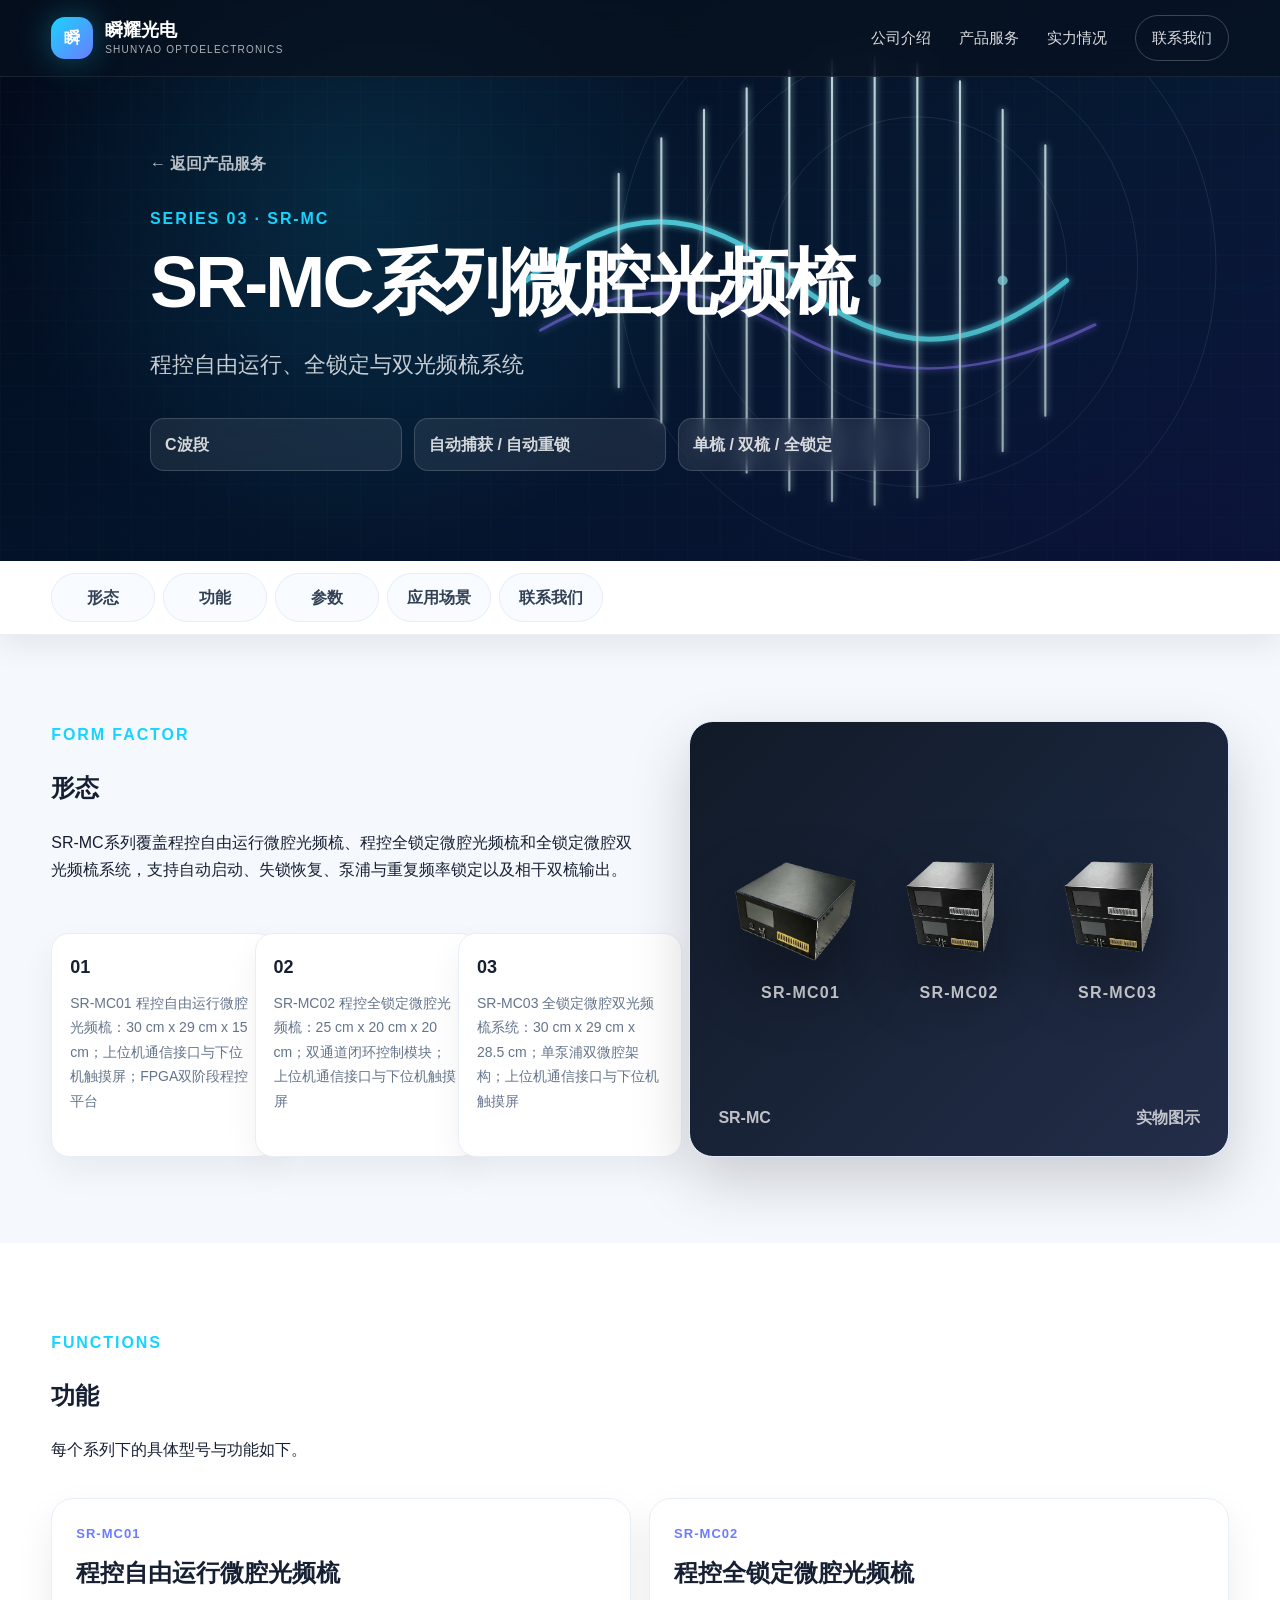
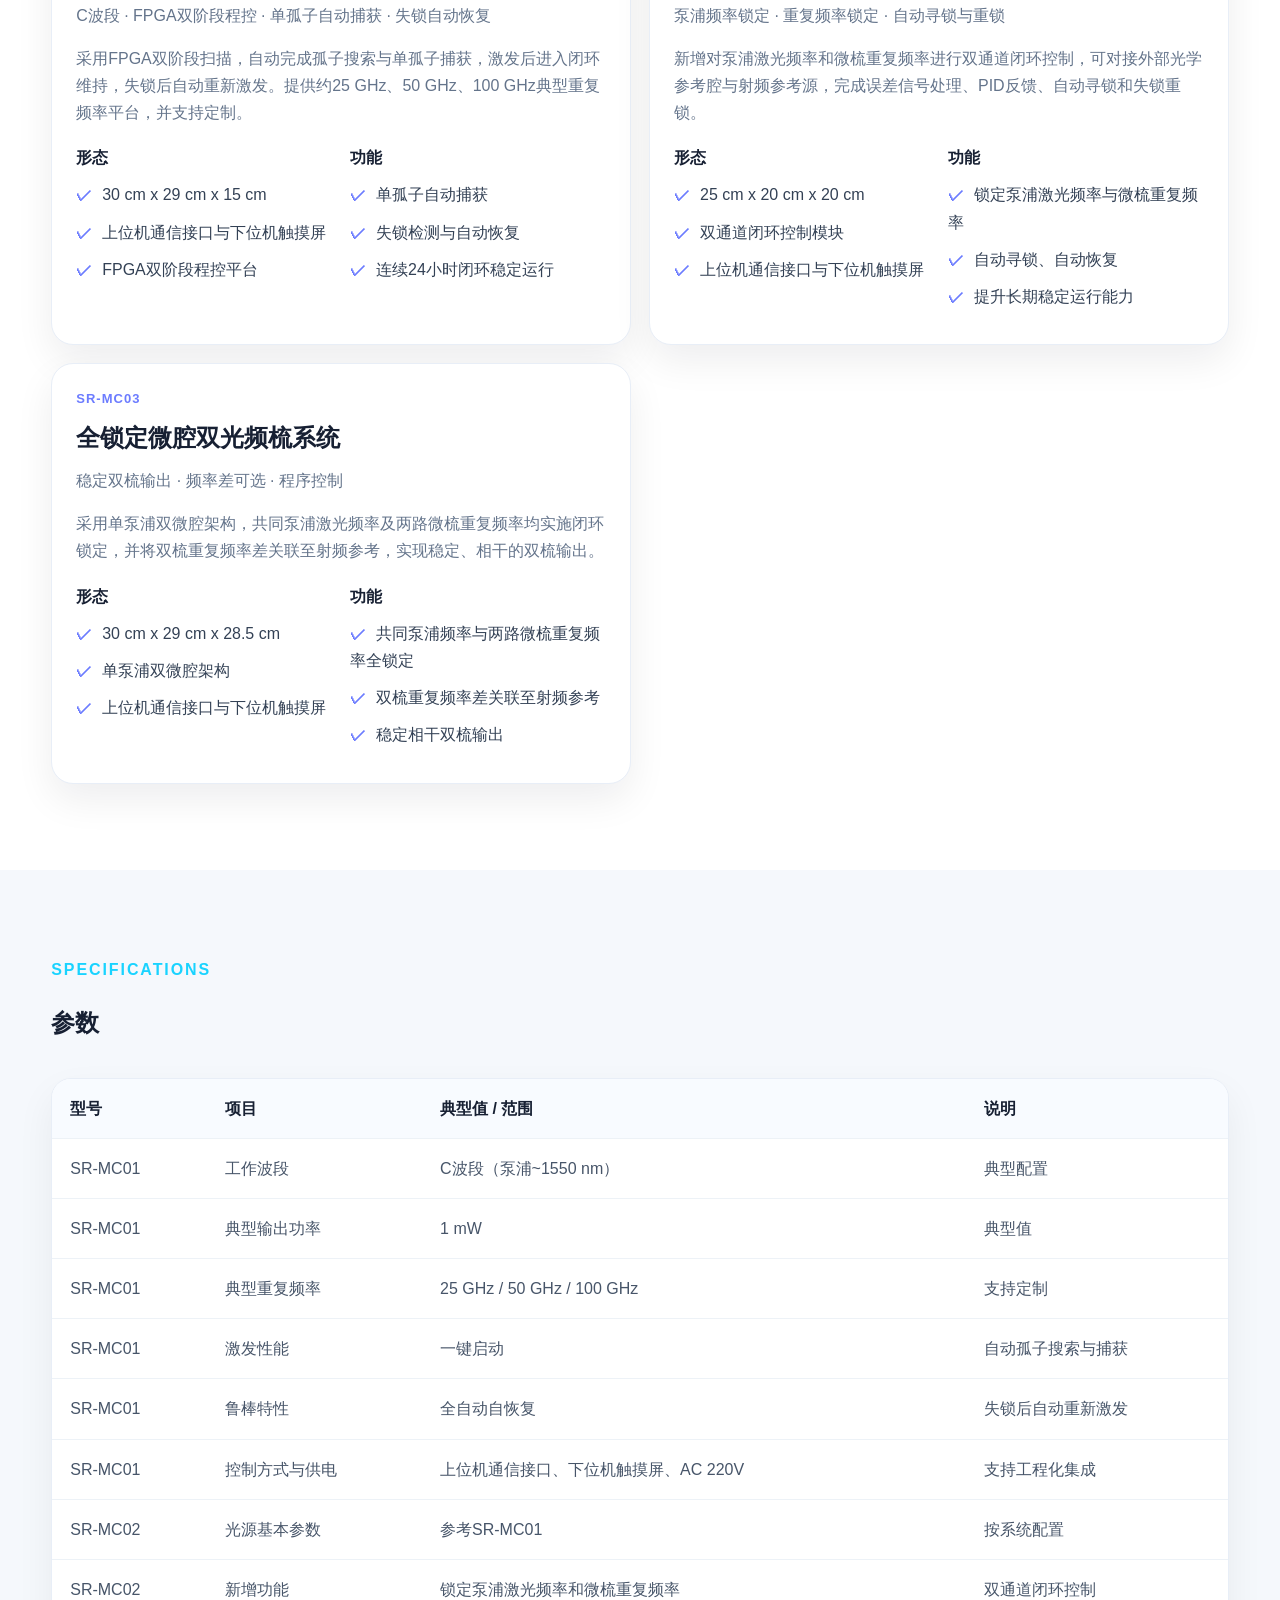
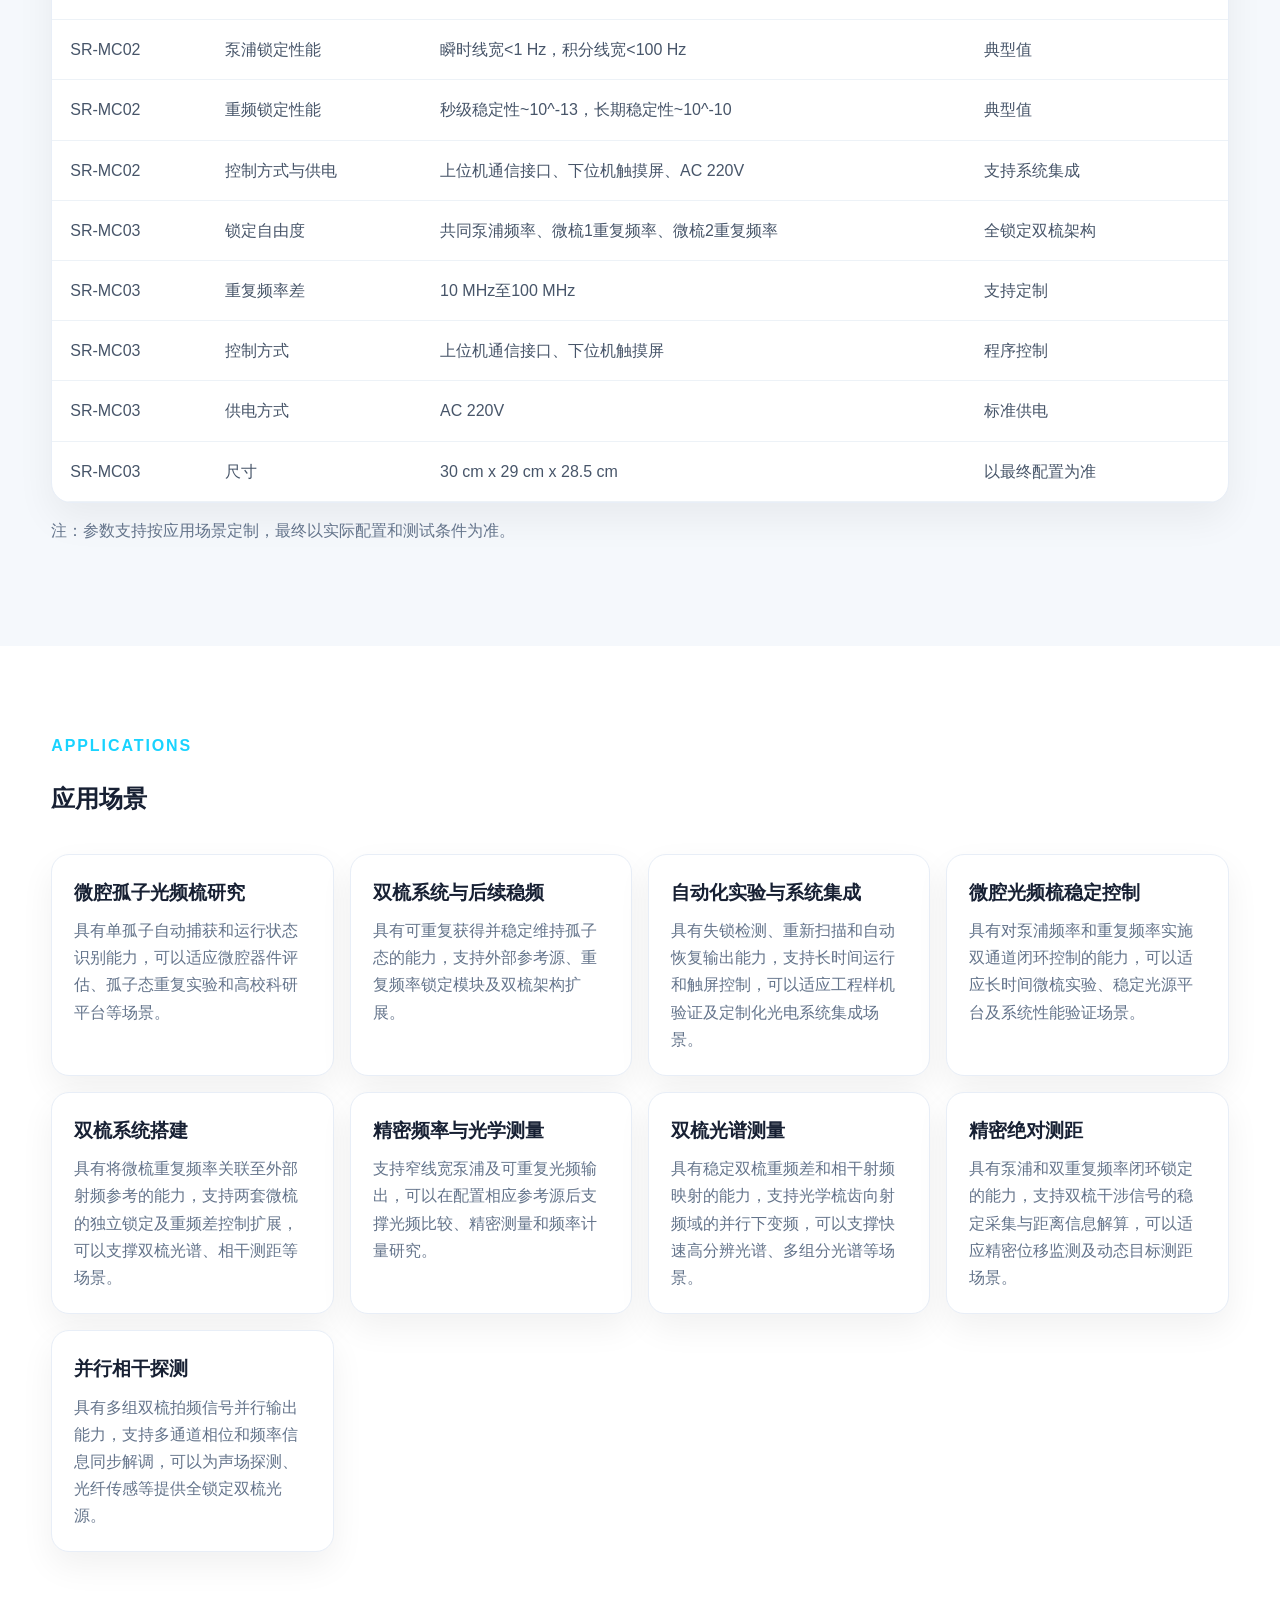
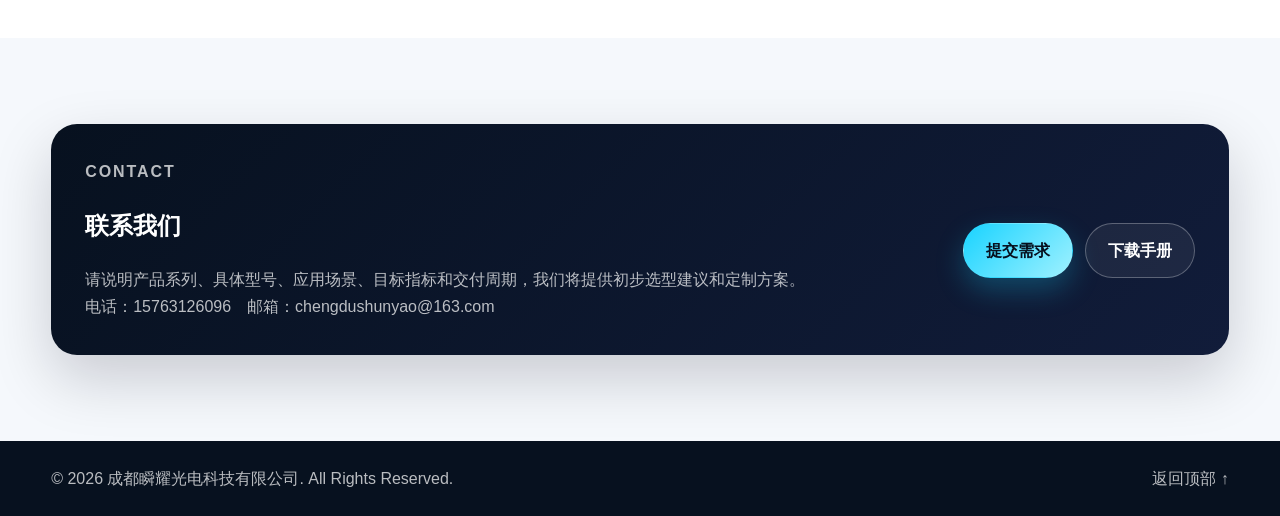
<file: product-soliton-comb.html>
<!doctype html>
<html lang="zh-CN">
<head>
  <meta charset="utf-8" />
  <meta name="viewport" content="width=device-width, initial-scale=1" />
  <meta http-equiv="refresh" content="0; url=product-programmable-microcomb.html" />
  <title>跳转至SR-MC系列｜成都瞬耀光电科技有限公司</title>
  <link rel="canonical" href="product-programmable-microcomb.html" />
</head>
<body>
  <p>页面已更新，请访问 <a href="product-programmable-microcomb.html">SR-MC系列微腔光频梳</a>。</p>
</body>
</html>
</file>
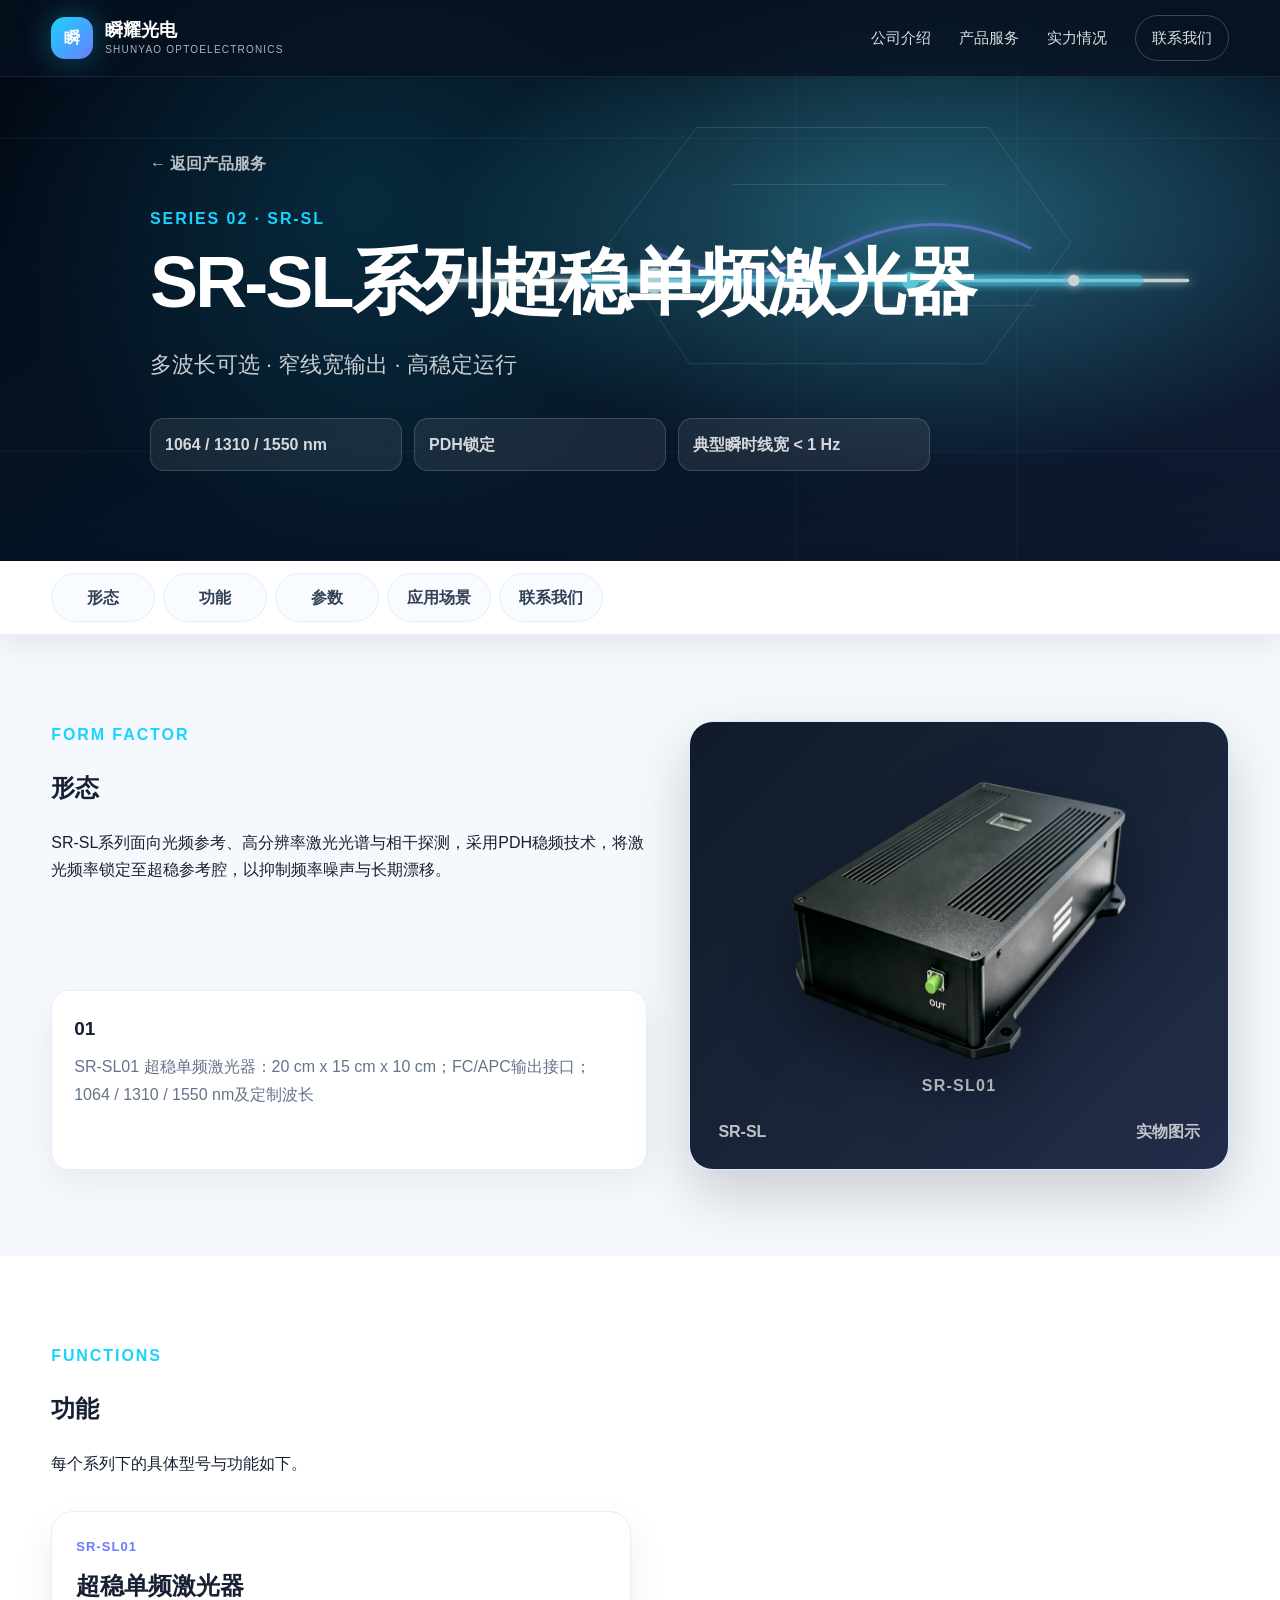
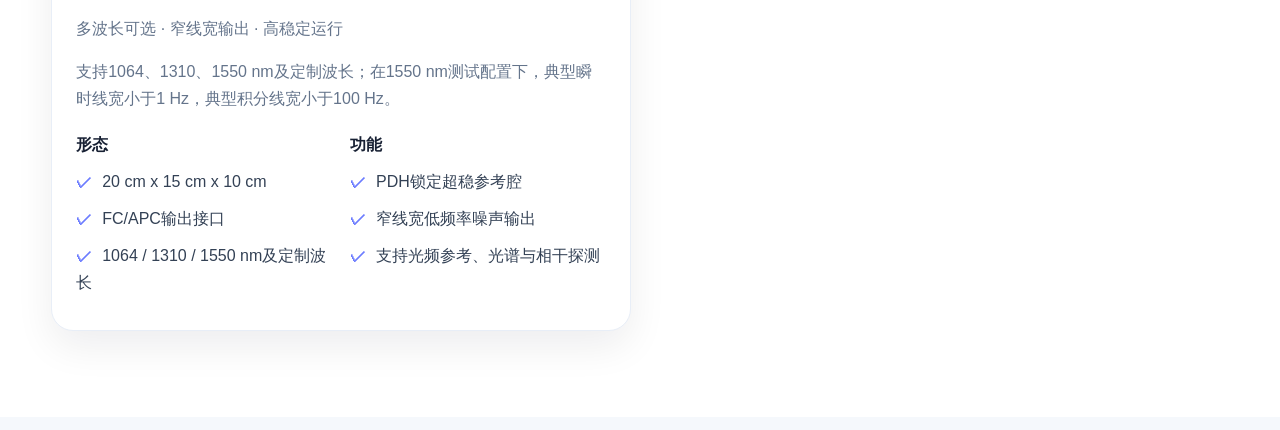
<file: product-ultrastable-laser.html>
<!doctype html>
<html lang="zh-CN">
<head>
  <meta charset="utf-8" />
  <meta name="viewport" content="width=device-width, initial-scale=1" />
  <meta http-equiv="refresh" content="0; url=product-singlefreq-ultrastable-laser.html" />
  <title>跳转至SR-SL系列｜成都瞬耀光电科技有限公司</title>
  <link rel="canonical" href="product-singlefreq-ultrastable-laser.html" />
</head>
<body>
  <p>页面已更新，请访问 <a href="product-singlefreq-ultrastable-laser.html">SR-SL系列超稳单频激光器</a>。</p>
</body>
</html>
</file>
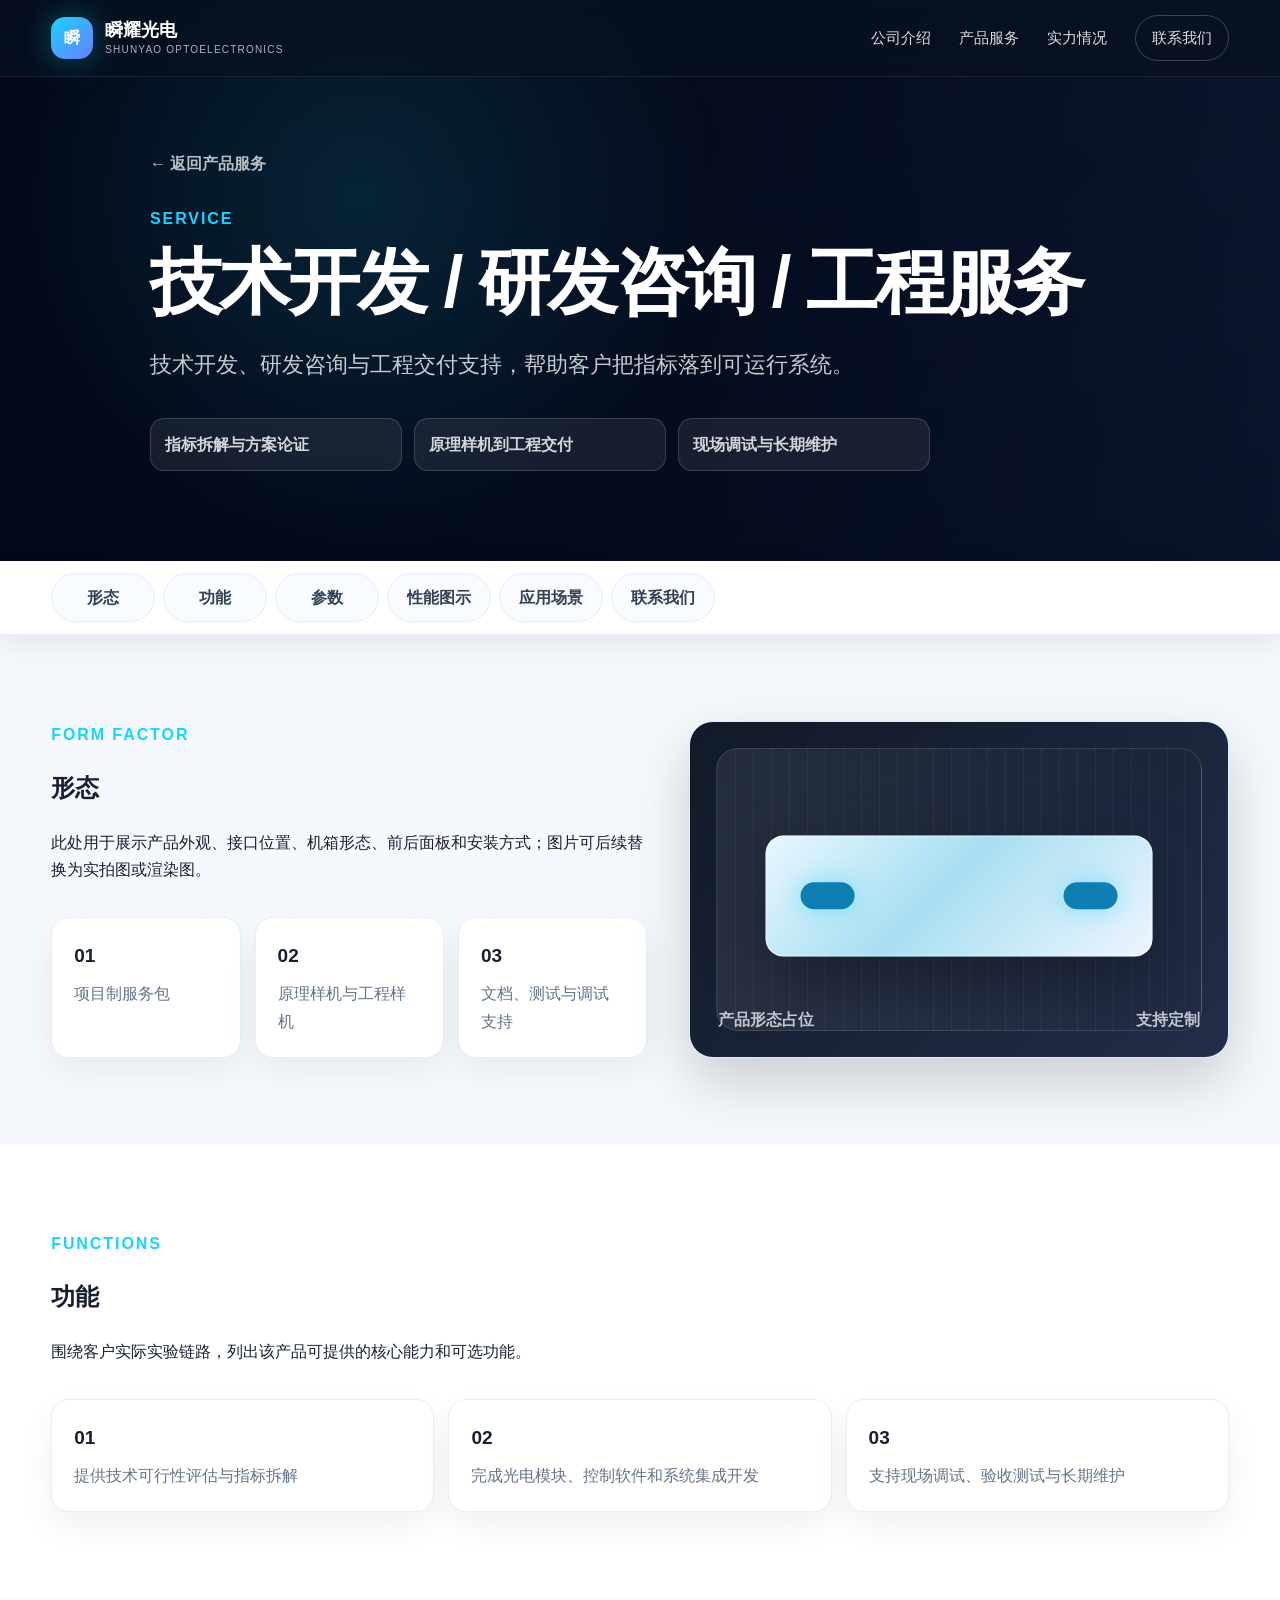
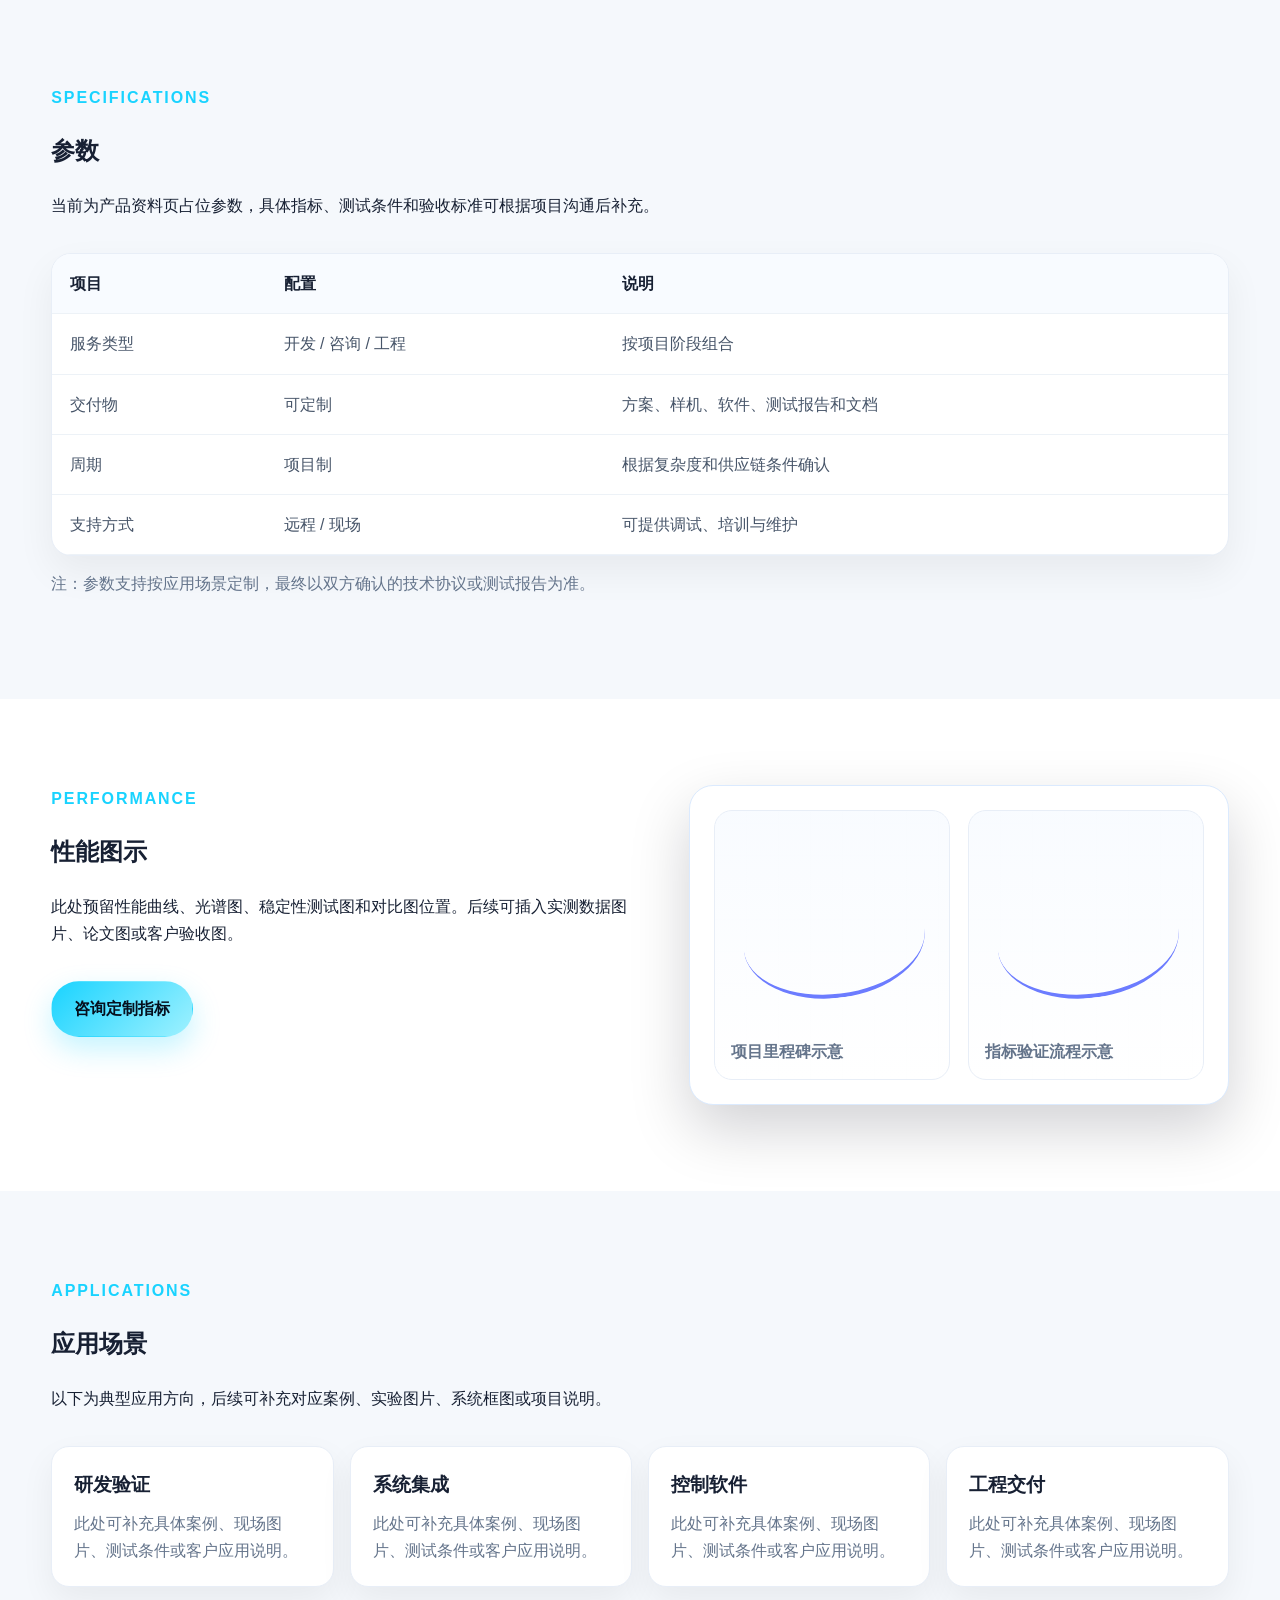
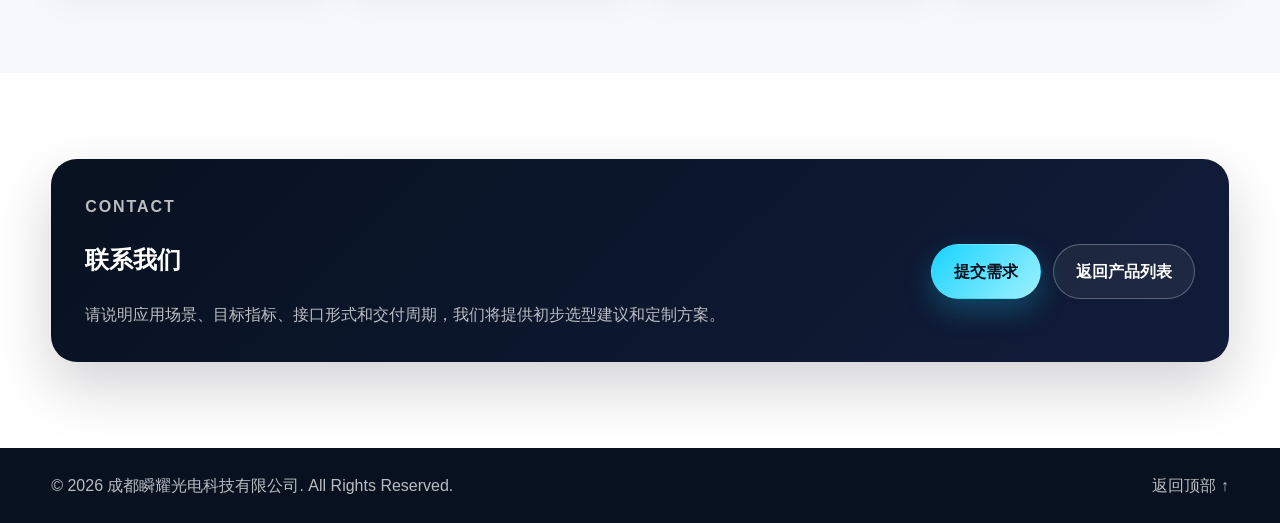
<file: services.html>
<!doctype html>
<html lang="zh-CN">
<head>
  <meta charset="utf-8" />
  <meta name="viewport" content="width=device-width, initial-scale=1" />
  <title>技术开发 / 研发咨询 / 工程服务｜成都瞬耀光电科技有限公司</title>
  <meta name="description" content="技术开发 / 研发咨询 / 工程服务 产品资料页，包含形态、功能、参数、性能图示、应用场景与联系咨询。" />
  <link rel="stylesheet" href="styles.css" />
</head>
<body>
  <header class="site-header" id="top">
    <nav class="navbar container" aria-label="主导航">
      <a class="brand" href="index.html#top" aria-label="成都瞬耀光电科技有限公司首页">
        <span class="brand-mark">瞬</span>
        <span class="brand-text"><strong>瞬耀光电</strong><small>SHUNYAO OPTOELECTRONICS</small></span>
      </a>
      <button class="nav-toggle" aria-label="展开菜单" aria-expanded="false">☰</button>
      <div class="nav-links">
        <a href="index.html#about">公司介绍</a>
        <a href="index.html#products">产品服务</a>
        <a href="index.html#strength">实力情况</a>
        <a href="index.html#contact" class="nav-cta">联系我们</a>
      </div>
    </nav>
  </header>

  <main>
    <section class="product-hero product-hero-service">
      <div class="container product-hero-inner">
        <a class="back-link" href="index.html#products">← 返回产品服务</a>
        <p class="eyebrow">Service</p>
        <h1>技术开发 / 研发咨询 / 工程服务</h1>
        <p class="product-subtitle">技术开发、研发咨询与工程交付支持，帮助客户把指标落到可运行系统。</p>
        <div class="product-hero-panel">
          <span>指标拆解与方案论证</span>
          <span>原理样机到工程交付</span>
          <span>现场调试与长期维护</span>
        </div>
      </div>
    </section>

    <nav class="product-directory" aria-label="产品详情目录">
      <div class="container product-tabs">
        <a href="#shape">形态</a>
        <a href="#function">功能</a>
        <a href="#parameters">参数</a>
        <a href="#performance">性能图示</a>
        <a href="#applications">应用场景</a>
        <a href="#inquiry">联系我们</a>
      </div>
    </nav>

    <section class="catalog-section" id="shape">
      <div class="container catalog-layout">
        <div>
          <div class="section-head">
            <p class="section-kicker">Form Factor</p>
            <h2>形态</h2>
            <p>此处用于展示产品外观、接口位置、机箱形态、前后面板和安装方式；图片可后续替换为实拍图或渲染图。</p>
          </div>
          <div class="catalog-card-grid">
          <div class="catalog-card"><h3>01</h3><p>项目制服务包</p></div>
          <div class="catalog-card"><h3>02</h3><p>原理样机与工程样机</p></div>
          <div class="catalog-card"><h3>03</h3><p>文档、测试与调试支持</p></div>
          </div>
        </div>
        <div class="shape-showcase" role="img" aria-label="技术开发 / 研发咨询 / 工程服务 形态占位图">
          <div class="shape-device"></div>
          <div class="placeholder-caption"><span>产品形态占位</span><span>支持定制</span></div>
        </div>
      </div>
    </section>

    <section class="catalog-section" id="function">
      <div class="container">
        <div class="section-head">
          <p class="section-kicker">Functions</p>
          <h2>功能</h2>
          <p>围绕客户实际实验链路，列出该产品可提供的核心能力和可选功能。</p>
        </div>
        <div class="catalog-card-grid">
          <div class="catalog-card"><h3>01</h3><p>提供技术可行性评估与指标拆解</p></div>
          <div class="catalog-card"><h3>02</h3><p>完成光电模块、控制软件和系统集成开发</p></div>
          <div class="catalog-card"><h3>03</h3><p>支持现场调试、验收测试与长期维护</p></div>
        </div>
      </div>
    </section>

    <section class="catalog-section" id="parameters">
      <div class="container">
        <div class="section-head">
          <p class="section-kicker">Specifications</p>
          <h2>参数</h2>
          <p>当前为产品资料页占位参数，具体指标、测试条件和验收标准可根据项目沟通后补充。</p>
        </div>
        <div class="param-table-wrap">
          <table class="param-table">
            <thead><tr><th>项目</th><th>配置</th><th>说明</th></tr></thead>
            <tbody>
              <tr><td>服务类型</td><td>开发 / 咨询 / 工程</td><td>按项目阶段组合</td></tr>
              <tr><td>交付物</td><td>可定制</td><td>方案、样机、软件、测试报告和文档</td></tr>
              <tr><td>周期</td><td>项目制</td><td>根据复杂度和供应链条件确认</td></tr>
              <tr><td>支持方式</td><td>远程 / 现场</td><td>可提供调试、培训与维护</td></tr>
            </tbody>
          </table>
        </div>
        <p class="param-note">注：参数支持按应用场景定制，最终以双方确认的技术协议或测试报告为准。</p>
      </div>
    </section>

    <section class="catalog-section" id="performance">
      <div class="container catalog-layout">
        <div>
          <div class="section-head">
            <p class="section-kicker">Performance</p>
            <h2>性能图示</h2>
            <p>此处预留性能曲线、光谱图、稳定性测试图和对比图位置。后续可插入实测数据图片、论文图或客户验收图。</p>
          </div>
          <div class="download-row">
            <a class="btn primary" href="index.html#contact">咨询定制指标</a>
            <a class="btn ghost" href="index.html#contact">咨询定制指标</a>
          </div>
        </div>
        <div class="graph-placeholder" aria-label="性能图示占位区">
          <div class="graph-panel" data-label="项目里程碑示意"></div>
          <div class="graph-panel" data-label="指标验证流程示意"></div>
        </div>
      </div>
    </section>

    <section class="catalog-section" id="applications">
      <div class="container">
        <div class="section-head">
          <p class="section-kicker">Applications</p>
          <h2>应用场景</h2>
          <p>以下为典型应用方向，后续可补充对应案例、实验图片、系统框图或项目说明。</p>
        </div>
        <div class="application-grid">
          <div class="catalog-card"><h3>研发验证</h3><p>此处可补充具体案例、现场图片、测试条件或客户应用说明。</p></div>
          <div class="catalog-card"><h3>系统集成</h3><p>此处可补充具体案例、现场图片、测试条件或客户应用说明。</p></div>
          <div class="catalog-card"><h3>控制软件</h3><p>此处可补充具体案例、现场图片、测试条件或客户应用说明。</p></div>
          <div class="catalog-card"><h3>工程交付</h3><p>此处可补充具体案例、现场图片、测试条件或客户应用说明。</p></div>
        </div>
      </div>
    </section>

    <section class="catalog-section" id="inquiry">
      <div class="container">
        <div class="contact-panel">
          <div>
            <p class="section-kicker">Contact</p>
            <h2>联系我们</h2>
            <p>请说明应用场景、目标指标、接口形式和交付周期，我们将提供初步选型建议和定制方案。</p>
          </div>
          <div class="download-row">
            <a class="btn primary" href="index.html#contact">提交需求</a>
            <a class="btn ghost" href="index.html#products">返回产品列表</a>
          </div>
        </div>
      </div>
    </section>
  </main>

  <footer class="site-footer">
    <div class="container footer-inner">
      <p>© <span id="year"></span> 成都瞬耀光电科技有限公司. All Rights Reserved.</p>
      <a href="#top">返回顶部 ↑</a>
    </div>
  </footer>
  <script src="script.js"></script>
</body>
</html>
</file>
<file: styles.css>
﻿:root{
  --bg:#07111f;
  --panel:#0e1c30;
  --primary:#19d3ff;
  --primary-2:#6c7cff;
  --text:#172033;
  --muted:#64748b;
  --white:#fff;
  --light:#f5f8fc;
  --line:rgba(148,163,184,.22);
  --shadow:0 24px 60px rgba(2,8,23,.18);
  --radius:24px;
}
*{box-sizing:border-box}
html{scroll-behavior:smooth}
body{margin:0;font-family:-apple-system,BlinkMacSystemFont,"Segoe UI","Microsoft YaHei",Arial,sans-serif;color:var(--text);background:#fff;line-height:1.7}
a{color:inherit;text-decoration:none}
.container{width:min(1180px,92%);margin-inline:auto}
.site-header{position:fixed;top:0;left:0;right:0;z-index:50;background:rgba(7,17,31,.72);backdrop-filter:blur(18px);border-bottom:1px solid rgba(255,255,255,.08)}
.navbar{height:76px;display:flex;align-items:center;justify-content:space-between}
.brand{display:flex;align-items:center;gap:12px;color:#fff}
.brand-mark{display:grid;place-items:center;width:42px;height:42px;border-radius:14px;background:linear-gradient(135deg,var(--primary),var(--primary-2));font-weight:800;box-shadow:0 0 32px rgba(25,211,255,.35)}
.brand-text{display:flex;flex-direction:column;line-height:1.1}.brand-text small{font-size:10px;letter-spacing:.12em;opacity:.68;margin-top:4px}.brand-text strong{font-size:18px}
.nav-links{display:flex;align-items:center;gap:28px;color:rgba(255,255,255,.86);font-size:15px}.nav-links a:hover{color:#fff}.nav-cta{padding:9px 16px;border:1px solid rgba(255,255,255,.22);border-radius:999px}.nav-toggle{display:none;background:none;border:0;color:#fff;font-size:28px}
.hero{position:relative;min-height:760px;display:flex;align-items:center;overflow:hidden;background:radial-gradient(circle at 70% 20%,rgba(25,211,255,.23),transparent 32%),linear-gradient(135deg,#06101e,#0b1730 55%,#101a38);color:#fff}.hero-bg:before,.hero-bg:after{content:"";position:absolute;border-radius:999px;filter:blur(2px);opacity:.75}.hero-bg:before{width:520px;height:520px;right:8%;top:18%;background:radial-gradient(circle,rgba(25,211,255,.22),transparent 62%);border:1px solid rgba(25,211,255,.24)}.hero-bg:after{width:260px;height:260px;right:19%;top:32%;border:1px solid rgba(255,255,255,.12);box-shadow:0 0 80px rgba(108,124,255,.25) inset}.hero-content{position:relative;padding-top:76px}.eyebrow,.section-kicker{margin:0 0 12px;color:var(--primary);font-weight:700;letter-spacing:.12em;text-transform:uppercase}.hero h1{margin:0;font-size:clamp(44px,7vw,82px);line-height:1.08;letter-spacing:-.04em}.hero h1 span{background:linear-gradient(90deg,#fff,var(--primary));-webkit-background-clip:text;background-clip:text;color:transparent}.hero-copy{max-width:690px;margin:28px 0;color:rgba(255,255,255,.76);font-size:19px}.hero-actions{display:flex;gap:16px;flex-wrap:wrap}.btn{display:inline-flex;align-items:center;justify-content:center;border-radius:999px;padding:13px 22px;font-weight:700;border:1px solid transparent;cursor:pointer;transition:.2s}.btn:hover{transform:translateY(-2px)}.btn.primary{color:#06101e;background:linear-gradient(135deg,var(--primary),#9ff1ff);box-shadow:0 12px 28px rgba(25,211,255,.25)}.btn.ghost{color:#fff;border-color:rgba(255,255,255,.28);background:rgba(255,255,255,.06)}.stats{display:flex;gap:16px;margin-top:58px;flex-wrap:wrap}.stats div{min-width:150px;padding:18px 20px;border:1px solid rgba(255,255,255,.12);border-radius:18px;background:rgba(255,255,255,.06);backdrop-filter:blur(12px)}.stats strong{display:block;font-size:24px}.stats span{color:rgba(255,255,255,.66)}
.section{padding:100px 0}.grid-2{display:grid;grid-template-columns:1fr 1fr;gap:64px}.align-center{align-items:center}.section h2{font-size:clamp(30px,4vw,48px);line-height:1.18;margin:0 0 22px;letter-spacing:-.03em}.section p{color:var(--muted);margin:0 0 14px}.about{background:var(--light)}.about-card,.process-card,.contact-form{position:relative;padding:34px;border-radius:var(--radius);background:#fff;box-shadow:var(--shadow);border:1px solid #e8eef7}.about-card{overflow:hidden}.orb{position:absolute;width:180px;height:180px;right:-60px;top:-60px;border-radius:50%;background:radial-gradient(circle,var(--primary),transparent 68%);opacity:.35}.about-card h3,.process-card h3{margin-top:0;font-size:25px}.check-list{padding:0;margin:22px 0 0;list-style:none}.check-list li{margin:10px 0;color:#334155}.check-list li:before{content:"✓";color:var(--primary-2);font-weight:900;margin-right:10px}.section-head{text-align:center;max-width:680px;margin:0 auto 44px}.cards{display:grid;grid-template-columns:repeat(4,1fr);gap:22px}.card{padding:30px;border-radius:22px;background:#fff;border:1px solid #e8eef7;box-shadow:0 16px 42px rgba(2,8,23,.08);transition:.2s}.card:hover{transform:translateY(-8px);box-shadow:var(--shadow)}.icon{display:grid;place-items:center;width:48px;height:48px;border-radius:16px;margin-bottom:18px;color:#fff;background:linear-gradient(135deg,var(--primary),var(--primary-2))}.card h3{margin:0 0 10px}.card p{color:var(--muted);margin:0}.advantages{background:linear-gradient(135deg,#07111f,#111c3a);color:#fff}.section-head.light p{color:var(--primary)}.advantage-grid{display:grid;grid-template-columns:repeat(4,1fr);gap:18px}.advantage-item{padding:28px;border-radius:22px;background:rgba(255,255,255,.06);border:1px solid rgba(255,255,255,.1)}.advantage-item strong{color:var(--primary);font-size:28px}.advantage-item h3{margin:12px 0 8px}.advantage-item p{color:rgba(255,255,255,.67);margin:0}.tag-cloud{display:flex;gap:12px;flex-wrap:wrap;margin-top:28px}.tag-cloud span{padding:10px 16px;border-radius:999px;background:#eef6ff;color:#245;box-shadow:inset 0 0 0 1px #dbeafe}.process-card ol{padding-left:22px;margin:0}.process-card li{margin:14px 0;color:var(--muted)}.process-card span{display:block;color:var(--text);font-weight:800}.cta-section{padding:40px 0}.cta-box{display:flex;align-items:center;justify-content:space-between;gap:22px;padding:44px;border-radius:30px;background:linear-gradient(135deg,#e9fbff,#eef0ff);border:1px solid #dbeafe}.cta-box h2{font-size:36px;margin:0 0 10px}.cta-box p{margin:0;color:var(--muted)}.contact{background:var(--light)}.contact-list{margin-top:26px;padding:24px;border-radius:20px;background:#fff;border:1px solid #e8eef7}.contact-list p{margin:8px 0;color:#334155}.contact-form{display:grid;gap:16px}.contact-form label{display:grid;gap:8px;font-weight:700;color:#334155}.contact-form input,.contact-form textarea{width:100%;border:1px solid #d9e2ef;border-radius:14px;padding:13px 14px;font:inherit;outline:none}.contact-form input:focus,.contact-form textarea:focus{border-color:var(--primary);box-shadow:0 0 0 4px rgba(25,211,255,.12)}.contact-form .btn{width:max-content}.contact-form .btn:disabled{cursor:not-allowed;opacity:.72;transform:none}.form-note{font-size:13px;color:var(--muted)!important}.hidden{display:none!important}.site-footer{background:#07111f;color:rgba(255,255,255,.72);padding:24px 0}.footer-inner{display:flex;justify-content:space-between;gap:16px;align-items:center}.footer-inner p{margin:0}
@media (max-width: 900px){.nav-toggle{display:block}.nav-links{position:absolute;top:76px;left:4%;right:4%;display:none;flex-direction:column;align-items:stretch;gap:0;padding:12px;border-radius:18px;background:rgba(7,17,31,.96);border:1px solid rgba(255,255,255,.12)}.nav-links.open{display:flex}.nav-links a{padding:12px 14px}.grid-2,.cards,.advantage-grid{grid-template-columns:1fr}.hero{min-height:720px}.cards{gap:16px}.cta-box,.footer-inner{flex-direction:column;align-items:flex-start}.section{padding:76px 0}}
@media (min-width:901px) and (max-width:1100px){.cards,.advantage-grid{grid-template-columns:repeat(2,1fr)}}

/* Product pages */
.product-cards{grid-template-columns:repeat(3,1fr)}
.product-card{display:flex;flex-direction:column;min-height:320px}
.product-label{margin:0 0 8px!important;color:var(--primary-2)!important;font-size:13px;font-weight:800;letter-spacing:.08em;text-transform:uppercase}
.card-link{margin-top:auto;display:inline-flex;width:max-content;padding-top:18px;color:#0f7fb3;font-weight:800}
.card-link:hover{color:var(--primary-2)}
.product-hero{padding:150px 0 90px;background:radial-gradient(circle at 75% 25%,rgba(25,211,255,.24),transparent 34%),linear-gradient(135deg,#06101e,#0b1730 58%,#111c3a);color:#fff;overflow:hidden}
.product-hero-inner{max-width:980px}
.back-link{display:inline-flex;margin-bottom:28px;color:rgba(255,255,255,.72);font-weight:700}
.back-link:hover{color:#fff}
.product-hero h1{margin:0;font-size:clamp(38px,6vw,72px);line-height:1.08;letter-spacing:-.04em}
.product-subtitle{max-width:760px;margin:24px 0 0;color:rgba(255,255,255,.78);font-size:22px}
.product-detail{background:var(--light)}
.detail-card{padding:34px;border-radius:var(--radius);background:#fff;box-shadow:var(--shadow);border:1px solid #e8eef7}
.detail-card h3{margin:0 0 18px;font-size:25px}
.detail-apps{background:#fff;padding-top:80px}
.center-tags{justify-content:center}
@media (max-width:900px){.product-cards{grid-template-columns:1fr}.product-hero{padding:128px 0 72px}.product-card{min-height:auto}}
@media (min-width:901px) and (max-width:1100px){.product-cards{grid-template-columns:repeat(3,1fr)}}

/* Advanced photonics visuals and interactions */
.hero{
  background:
    linear-gradient(90deg, rgba(2,8,23,.92) 0%, rgba(2,8,23,.78) 42%, rgba(2,8,23,.32) 100%),
    url("assets/hero-photonics-lab.svg") center/cover no-repeat,
    linear-gradient(135deg,#06101e,#0b1730 55%,#101a38);
}
.hero::after{
  content:"";
  position:absolute;
  inset:0;
  pointer-events:none;
  background:
    radial-gradient(circle at 28% 30%,rgba(25,211,255,.16),transparent 34%),
    linear-gradient(180deg,transparent 0%,rgba(2,8,23,.30) 100%);
}
.hero-content{z-index:1}
.hero-bg{position:absolute;inset:0;z-index:0}.hero-bg:before,.hero-bg:after{z-index:0}
.product-card{position:relative;cursor:pointer;color:inherit;overflow:hidden;isolation:isolate}
.product-card::after{
  content:"";
  position:absolute;
  inset:auto 22px 18px auto;
  width:74px;height:74px;
  border-radius:999px;
  background:radial-gradient(circle,rgba(25,211,255,.22),transparent 68%);
  opacity:0;
  transition:.25s ease;
  z-index:-1;
}
.product-card:hover::after{opacity:1;transform:scale(1.8)}
.card-link{
  margin-top:auto;
  display:inline-flex;
  align-items:center;
  width:max-content;
  padding:18px 0 0;
  color:#0f7fb3;
  font-size:18px;
  font-weight:900;
  letter-spacing:.02em;
}
.product-card:hover .card-link{color:var(--primary-2);transform:translateX(5px)}
.advantage-item{
  position:relative;
  transition:transform .25s ease, box-shadow .25s ease, background .25s ease, border-color .25s ease;
  overflow:hidden;
}
.advantage-item::before{
  content:"";
  position:absolute;
  inset:-1px;
  background:radial-gradient(circle at 24% 18%,rgba(25,211,255,.28),transparent 42%);
  opacity:0;
  transition:.25s ease;
}
.advantage-item>*{position:relative}
.advantage-item:hover{
  transform:translateY(-12px) scale(1.035);
  background:rgba(255,255,255,.11);
  border-color:rgba(25,211,255,.52);
  box-shadow:0 28px 70px rgba(0,0,0,.28), 0 0 38px rgba(25,211,255,.18);
}
.advantage-item:hover::before{opacity:1}
.about,.applications,.contact,.cta-section{position:relative;overflow:hidden}
.about::before,.applications::before,.contact::before,.cta-section::before{
  content:"";
  position:absolute;
  inset:0;
  background:url("assets/tech-pattern.svg") center/cover no-repeat;
  opacity:.055;
  pointer-events:none;
}
.applications::before{opacity:.07;transform:scaleX(-1)}
.contact::before{opacity:.06;background-position:right center}
.cta-section::before{opacity:.075}
.about>.container,.applications>.container,.contact>.container,.cta-section>.container{position:relative;z-index:1}
@media (max-width:900px){.card-link{font-size:17px}.hero{background-position:center right}}

/* Product-specific hero backgrounds */
.product-hero{position:relative;isolation:isolate;background:linear-gradient(90deg,rgba(2,8,23,.95),rgba(2,8,23,.74) 45%,rgba(2,8,23,.22)),linear-gradient(135deg,#06101e,#0b1730 58%,#111c3a)}
.product-hero::before{content:"";position:absolute;inset:0;z-index:-2;background-position:center;background-size:cover;background-repeat:no-repeat;opacity:.96}
.product-hero::after{content:"";position:absolute;inset:0;z-index:-1;background:radial-gradient(circle at 28% 35%,rgba(25,211,255,.13),transparent 36%),linear-gradient(180deg,transparent,rgba(2,8,23,.30));pointer-events:none}
.product-hero-comb::before{background-image:url("assets/product-comb-bg.svg")}
.product-hero-stable::before{background-image:url("assets/product-stable-laser-bg.svg")}
.product-hero-dual::before{background-image:url("assets/product-dual-laser-bg.svg")}
.product-hero .back-link,.product-hero .eyebrow,.product-hero h1,.product-hero .product-subtitle{position:relative;z-index:1}

/* Company intro + capability */
.feature-list{display:grid;grid-template-columns:1fr 1fr;gap:18px;margin-top:18px}
.feature{padding:18px 18px;border-radius:18px;background:#ffffff;border:1px solid #e8eef7;box-shadow:0 16px 42px rgba(2,8,23,.06)}
.feature h3{margin:0 0 8px;font-size:18px}
.feature p{margin:0;color:var(--muted)}

.strength-showcase{display:grid;grid-template-columns:repeat(2,minmax(0,1fr));gap:22px}
.strength-paper{grid-column:1/-1;padding:18px 24px 22px}
.strength-item{padding:24px;border-radius:22px;background:rgba(255,255,255,.06);border:1px solid rgba(255,255,255,.10);transition:transform .25s ease,box-shadow .25s ease,border-color .25s ease,background .25s ease;overflow:hidden}
.strength-item:hover{transform:translateY(-10px);border-color:rgba(25,211,255,.45);background:rgba(255,255,255,.10);box-shadow:0 26px 60px rgba(0,0,0,.28),0 0 34px rgba(25,211,255,.14)}
.strength-item h3{margin:0 0 18px}
.strength-item p{margin:0;color:rgba(255,255,255,.72)}
.strength-visual{display:block;width:100%;height:300px;object-fit:contain;filter:drop-shadow(0 24px 26px rgba(0,0,0,.32))}
.strength-paper .strength-visual.wide{height:auto;margin-top:34px;object-fit:contain;object-position:center;transform:none}
.contact-single{max-width:980px}
.contact-single .contact-list{margin-top:26px;padding:32px 36px}

/* Product pages extras */
.download-row{display:flex;gap:12px;flex-wrap:wrap;margin-top:22px}
.model-list{margin:14px 0 0;padding-left:18px;color:#334155}
.model-list li{margin:10px 0}
.detail-divider{height:1px;background:#e8eef7;margin:18px 0}
.contact-list.compact{margin-top:14px}

@media (max-width:900px){
  .feature-list{grid-template-columns:1fr}
  .strength-showcase{grid-template-columns:1fr}
  .strength-visual,.strength-visual.wide{height:auto;max-height:280px;margin-top:0;object-fit:contain;transform:none}
  .contact-single .contact-list{padding:24px}
}
@media (min-width:901px) and (max-width:1100px){
  .strength-visual{height:260px}
  .strength-paper .strength-visual.wide{height:auto;margin-top:18px;transform:none}
}

/* Premium product detail pages */
.product-hero-panel{
  display:grid;
  grid-template-columns:repeat(3,minmax(0,1fr));
  gap:12px;
  max-width:780px;
  margin-top:34px;
}
.product-hero-panel span{
  padding:12px 14px;
  border:1px solid rgba(255,255,255,.16);
  border-radius:14px;
  background:rgba(255,255,255,.08);
  color:rgba(255,255,255,.82);
  backdrop-filter:blur(12px);
  font-weight:700;
}
.premium-detail{
  position:relative;
  overflow:hidden;
}
.premium-detail::before{
  content:"";
  position:absolute;
  inset:0;
  background:url("assets/tech-pattern.svg") center/cover no-repeat;
  opacity:.055;
  pointer-events:none;
}
.premium-detail>.container{position:relative;z-index:1}
.product-intro{
  display:grid;
  gap:22px;
}
.intro-lead{
  font-size:18px;
  color:#334155!important;
}
.highlight-grid{
  display:grid;
  grid-template-columns:repeat(3,minmax(0,1fr));
  gap:14px;
  margin-top:10px;
}
.highlight-card{
  padding:18px;
  border-radius:18px;
  background:#fff;
  border:1px solid #e8eef7;
  box-shadow:0 14px 32px rgba(2,8,23,.07);
}
.highlight-card strong{
  display:block;
  margin-bottom:6px;
  color:#0f7fb3;
  font-size:20px;
}
.highlight-card span{
  color:#64748b;
  font-size:14px;
}
.product-visual-card{
  position:relative;
  overflow:hidden;
  min-height:430px;
  color:#fff;
  border:1px solid rgba(255,255,255,.12);
  background:
    linear-gradient(135deg,rgba(7,17,31,.96),rgba(17,28,58,.94)),
    radial-gradient(circle at 72% 16%,rgba(25,211,255,.28),transparent 35%);
}
.visual-label{
  display:inline-flex;
  padding:7px 11px;
  border-radius:999px;
  color:#9ff1ff;
  background:rgba(25,211,255,.10);
  border:1px solid rgba(25,211,255,.22);
  font-size:12px;
  font-weight:800;
  letter-spacing:.08em;
  text-transform:uppercase;
}
.visual-title{
  margin:18px 0 8px!important;
  color:#fff;
}
.visual-copy{
  color:rgba(255,255,255,.68)!important;
}
.visual-system{
  position:relative;
  display:grid;
  grid-template-columns:repeat(3,1fr);
  gap:12px;
  margin:34px 0 26px;
}
.visual-system::before{
  content:"";
  position:absolute;
  left:12%;
  right:12%;
  top:50%;
  height:2px;
  background:linear-gradient(90deg,transparent,var(--primary),var(--primary-2),transparent);
}
.visual-node{
  position:relative;
  z-index:1;
  display:grid;
  place-items:center;
  min-height:86px;
  padding:14px;
  text-align:center;
  border-radius:18px;
  background:rgba(255,255,255,.08);
  border:1px solid rgba(255,255,255,.16);
  color:#fff;
  font-weight:800;
}
.visual-node small{
  display:block;
  margin-top:4px;
  color:rgba(255,255,255,.56);
  font-size:12px;
  font-weight:600;
}
.spec-grid{
  display:grid;
  grid-template-columns:1fr 1fr;
  gap:12px;
}
.spec-chip{
  padding:14px;
  border-radius:16px;
  background:rgba(255,255,255,.08);
  border:1px solid rgba(255,255,255,.13);
}
.spec-chip strong{
  display:block;
  color:#9ff1ff;
  font-size:13px;
}
.spec-chip span{
  color:rgba(255,255,255,.78);
}
.model-card-list{
  display:grid;
  grid-template-columns:repeat(2,minmax(0,1fr));
  gap:12px;
  margin:18px 0 0;
}
.model-card{
  padding:16px;
  border-radius:16px;
  background:#f8fbff;
  border:1px solid #e4edf8;
}
.model-card strong{
  display:block;
  color:var(--primary-2);
  font-size:20px;
}
.model-card span{
  color:#475569;
}
.product-process{
  background:#fff;
}
.process-grid{
  display:grid;
  grid-template-columns:repeat(4,1fr);
  gap:16px;
}
.process-step{
  padding:22px;
  border-radius:20px;
  background:#f8fbff;
  border:1px solid #e8eef7;
  box-shadow:0 14px 34px rgba(2,8,23,.06);
}
.process-step strong{
  display:block;
  margin-bottom:10px;
  color:var(--primary-2);
}
.process-step h3{
  margin:0 0 8px;
}
.process-step p{
  margin:0;
  color:#64748b;
}
.service-grid{
  display:grid;
  grid-template-columns:repeat(3,1fr);
  gap:16px;
  margin-top:24px;
}
.product-intro .service-grid{grid-template-columns:1fr}
.service-tile{
  padding:24px;
  border-radius:20px;
  background:#fff;
  border:1px solid #e8eef7;
  box-shadow:0 14px 34px rgba(2,8,23,.06);
}
.service-tile h3{margin:0 0 10px}
.service-tile p{margin:0;color:#64748b}
@media (max-width:900px){
  .product-hero-panel,.highlight-grid,.process-grid,.service-grid,.model-card-list,.spec-grid{grid-template-columns:1fr}
  .product-visual-card{min-height:auto}
  .visual-system{grid-template-columns:1fr}
  .visual-system::before{left:50%;right:auto;top:8%;bottom:8%;width:2px;height:auto}
}

/* Product catalog tabs */
.product-directory{
  position:sticky;
  top:76px;
  z-index:40;
  background:rgba(255,255,255,.94);
  backdrop-filter:blur(16px);
  border-bottom:1px solid #e8eef7;
  box-shadow:0 10px 30px rgba(2,8,23,.08);
}
.product-tabs{
  display:flex;
  gap:8px;
  overflow-x:auto;
  padding:12px 0;
  scrollbar-width:thin;
  scroll-behavior:smooth;
}
.product-tabs a{
  flex:0 0 auto;
  min-width:104px;
  text-align:center;
  padding:10px 16px;
  border-radius:999px;
  color:#334155;
  background:#f8fbff;
  border:1px solid #e4edf8;
  font-weight:800;
}
.product-tabs a:hover,
.product-tabs a:focus{
  color:#06101e;
  border-color:rgba(25,211,255,.45);
  background:#e9fbff;
}
.catalog-section{
  scroll-margin-top:150px;
  padding:86px 0;
  background:#fff;
}
.catalog-section:nth-of-type(even){
  background:var(--light);
}
.catalog-section .section-head{
  text-align:left;
  margin:0 0 34px;
}
.catalog-layout{
  display:grid;
  grid-template-columns:1.05fr .95fr;
  gap:42px;
  align-items:start;
}
.catalog-section#shape .catalog-layout{
  align-items:stretch;
}
.shape-copy{
  display:flex;
  flex-direction:column;
  justify-content:space-between;
}
.catalog-copy{
  display:grid;
  gap:16px;
}
.catalog-copy p{
  color:#64748b;
  margin:0;
}
.catalog-card-grid{
  display:grid;
  grid-template-columns:repeat(3,minmax(0,1fr));
  gap:14px;
}
.catalog-card{
  padding:22px;
  border-radius:18px;
  background:#fff;
  border:1px solid #e8eef7;
  box-shadow:0 14px 34px rgba(2,8,23,.06);
}
.catalog-card h3{
  margin:0 0 8px;
  font-size:19px;
}
.catalog-card p{
  margin:0;
  color:#64748b;
}
.series-shape-cards{
  grid-template-columns:repeat(2,minmax(0,1fr));
  align-items:stretch;
  margin-top:auto;
}
.series-shape-cards .catalog-card{
  aspect-ratio:1/1;
  display:flex;
  flex-direction:column;
  justify-content:flex-start;
}
.series-shape-cards.one{
  grid-template-columns:1fr;
}
.series-shape-cards.one .catalog-card{
  aspect-ratio:auto;
  min-height:180px;
}
.series-shape-cards.two{
  grid-template-columns:repeat(2,minmax(0,1fr));
}
.series-shape-cards.three{
  grid-template-columns:repeat(3,minmax(0,1fr));
}
.series-shape-cards.three .catalog-card{
  padding:18px;
}
.series-shape-cards.three .catalog-card h3{
  font-size:18px;
}
.series-shape-cards.three .catalog-card p{
  font-size:14px;
  line-height:1.75;
}
.shape-showcase,
.graph-placeholder{
  min-height:320px;
  border-radius:24px;
  border:1px solid #dbeafe;
  background:
    linear-gradient(135deg,rgba(7,17,31,.96),rgba(17,28,58,.92)),
    radial-gradient(circle at 70% 24%,rgba(25,211,255,.22),transparent 34%);
  box-shadow:var(--shadow);
  overflow:hidden;
  position:relative;
  color:#fff;
}
.shape-showcase::before{
  content:"";
  position:absolute;
  inset:26px;
  border-radius:22px;
  border:1px solid rgba(255,255,255,.12);
  background:
    linear-gradient(90deg,rgba(255,255,255,.08),transparent),
    repeating-linear-gradient(90deg,rgba(255,255,255,.05) 0 1px,transparent 1px 18px);
}
.product-photo-showcase{
  display:flex;
  align-items:center;
  justify-content:center;
  min-height:420px;
  padding:58px 38px 70px;
}
.product-photo-showcase::before{
  display:none;
}
.product-photo-pair{
  position:relative;
  z-index:1;
  display:grid;
  grid-template-columns:1fr 1fr;
  align-items:end;
  gap:22px;
  width:100%;
}
.product-photo-pair.single{
  grid-template-columns:1fr;
  max-width:460px;
}
.product-photo-pair.trio{
  grid-template-columns:repeat(3,minmax(0,1fr));
  gap:14px;
}
.product-photo-pair figure{
  margin:0;
  display:grid;
  gap:12px;
  justify-items:center;
}
.product-photo-pair img{
  width:100%;
  max-height:280px;
  object-fit:contain;
  filter:drop-shadow(0 28px 34px rgba(0,0,0,.42));
}
.product-photo-pair.trio img{
  max-height:210px;
}
.product-photo-pair figcaption{
  color:rgba(255,255,255,.8);
  font-weight:900;
  letter-spacing:.08em;
}
.shape-device{
  position:absolute;
  left:50%;
  top:52%;
  width:min(72%,460px);
  aspect-ratio:3.2/1;
  transform:translate(-50%,-50%);
  border-radius:18px;
  background:linear-gradient(135deg,#e8f7ff,#a8dff1 45%,#eef5ff);
  box-shadow:0 26px 70px rgba(0,0,0,.32), inset 0 0 0 1px rgba(255,255,255,.55);
}
.shape-device::before,
.shape-device::after{
  content:"";
  position:absolute;
  top:50%;
  transform:translateY(-50%);
  width:14%;
  height:22%;
  border-radius:999px;
  background:#0f7fb3;
  box-shadow:0 0 24px rgba(25,211,255,.45);
}
.shape-device::before{left:9%}
.shape-device::after{right:9%}
.placeholder-caption{
  position:absolute;
  left:28px;
  right:28px;
  bottom:24px;
  display:flex;
  justify-content:space-between;
  gap:12px;
  color:rgba(255,255,255,.72);
  font-weight:800;
}
.param-table-wrap{
  overflow-x:auto;
  border-radius:20px;
  border:1px solid #e8eef7;
  background:#fff;
  box-shadow:0 16px 38px rgba(2,8,23,.06);
}
.param-table{
  width:100%;
  min-width:680px;
  border-collapse:collapse;
}
.param-table th,
.param-table td{
  padding:16px 18px;
  border-bottom:1px solid #edf2f7;
  text-align:left;
}
.param-table th{
  background:#f8fbff;
  color:#172033;
}
.param-table td{
  color:#475569;
}
.param-note{
  margin-top:14px;
  color:#64748b;
}
.graph-placeholder{
  background:#fff;
  color:#172033;
  display:grid;
  grid-template-columns:1fr 1fr;
  gap:18px;
  padding:24px;
}
.graph-panel{
  position:relative;
  min-height:260px;
  border-radius:18px;
  background:
    linear-gradient(180deg,rgba(248,251,255,.95),rgba(255,255,255,.95)),
    repeating-linear-gradient(0deg,transparent 0 31px,#e8eef7 32px),
    repeating-linear-gradient(90deg,transparent 0 31px,#e8eef7 32px);
  border:1px solid #e8eef7;
  overflow:hidden;
}
.graph-panel::before{
  content:"";
  position:absolute;
  left:12%;
  right:10%;
  top:26%;
  height:42%;
  border-bottom:4px solid var(--primary-2);
  border-radius:50%;
  transform:rotate(-7deg);
}
.graph-panel::after{
  content:attr(data-label);
  position:absolute;
  left:16px;
  bottom:14px;
  color:#64748b;
  font-weight:800;
}
.application-grid{
  display:grid;
  grid-template-columns:repeat(4,minmax(0,1fr));
  gap:16px;
}
.contact-panel{
  display:flex;
  align-items:center;
  justify-content:space-between;
  gap:24px;
  padding:34px;
  border-radius:26px;
  color:#fff;
  background:linear-gradient(135deg,#07111f,#111c3a);
  box-shadow:var(--shadow);
}
.contact-panel p{
  margin:0;
  color:rgba(255,255,255,.72);
}
.contact-panel h2{
  color:#fff;
}
.series-product-grid{
  display:grid;
  grid-template-columns:repeat(2,minmax(0,1fr));
  gap:18px;
}
.series-product-card{
  padding:24px;
  border-radius:22px;
  background:#fff;
  border:1px solid #e8eef7;
  box-shadow:0 16px 38px rgba(2,8,23,.07);
}
.series-product-card>p{
  color:#64748b;
  margin:0 0 18px;
}
.series-product-head{
  margin-bottom:16px;
}
.series-product-head h3{
  margin:0 0 8px;
  font-size:24px;
}
.series-product-head p:last-child{
  margin:0;
  color:#64748b;
}
.series-columns{
  display:grid;
  grid-template-columns:1fr 1fr;
  gap:18px;
}
.series-columns h4{
  margin:0 0 8px;
}
.series-columns .check-list{
  margin:0;
}
@media (max-width:900px){
  .catalog-layout,.graph-placeholder{grid-template-columns:1fr}
  .catalog-card-grid,.application-grid,.series-product-grid,.series-columns{grid-template-columns:1fr}
  .series-shape-cards .catalog-card{aspect-ratio:auto;min-height:210px}
  .product-photo-showcase{min-height:520px;padding:46px 26px 72px}
  .product-photo-pair{grid-template-columns:1fr;gap:18px}
  .product-photo-pair img{max-height:190px}
  .catalog-section{scroll-margin-top:140px;padding:68px 0}
  .contact-panel{flex-direction:column;align-items:flex-start}
  .product-tabs a{min-width:96px}
}
</file>
